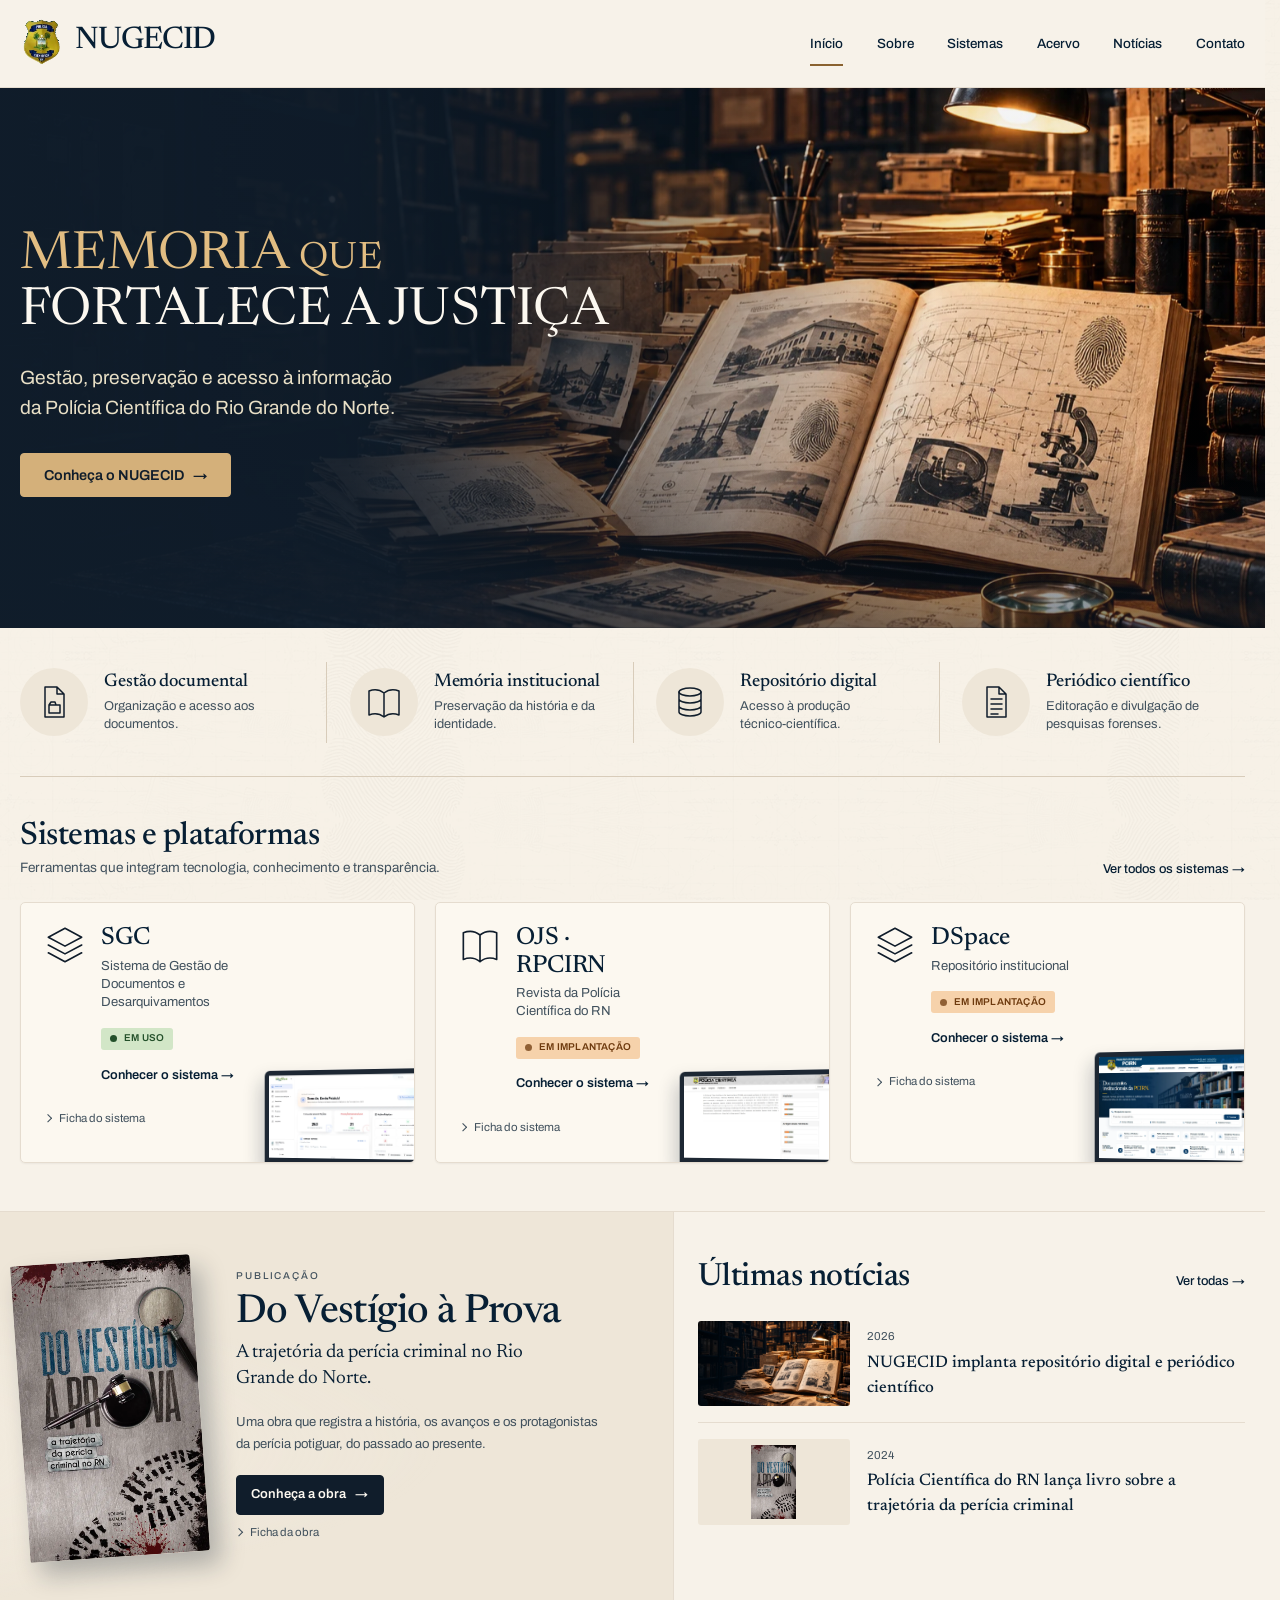
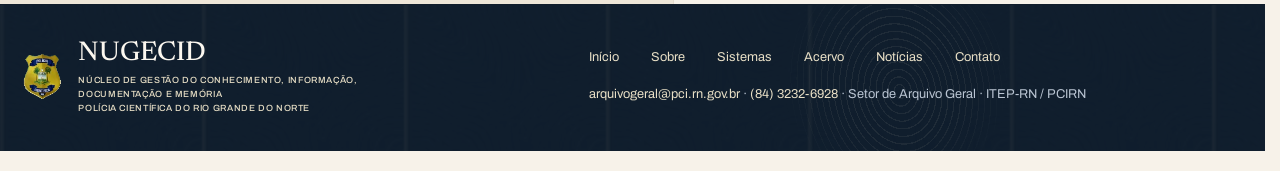
<file: index.html>
<!DOCTYPE html>
<html lang="pt-BR">
<head>
<meta charset="utf-8">
<meta name="viewport" content="width=device-width, initial-scale=1">
<title>NUGECID — Memória, informação e conhecimento da Polícia Científica do RN</title>
<meta name="description" content="Núcleo de Gestão do Conhecimento, Informação, Documentação e Memória da Polícia Científica do RN: gestão documental, memória institucional, repositório digital e periódico científico.">
<meta property="og:title" content="NUGECID — Memória, informação e conhecimento da Polícia Científica do RN">
<meta property="og:description" content="Gestão documental, memória institucional, repositório digital e periódico científico da Polícia Científica do RN.">
<meta property="og:type" content="website">
<meta property="og:url" content="https://kevintestegit.github.io/nugecid-site/">
<meta property="og:locale" content="pt_BR">
<link rel="canonical" href="https://kevintestegit.github.io/nugecid-site/">
<link rel="stylesheet" href="assets/css/site.css">
</head>
<body class="home">
<a class="skip-link" href="#conteudo">Pular para o conteúdo</a>

<header class="site-header">
  <div class="wrap site-header__inner">
    <a class="brand" href="index.html">
      <img class="brand-logo" src="assets/img/brasao-pcirn.webp" width="83" height="110" loading="lazy" alt="Brasão da Polícia Científica do RN">
      <span class="brand-text">
        <span class="brand-name">NUGECID</span>
        <span class="brand-sub">Núcleo de Gestão do Conhecimento, Informação,<br>Documentação e Memória</span><span class="brand-institution">Polícia Científica do Rio Grande do Norte</span>
      </span>
    </a>
    <nav class="desktop-nav" aria-label="Principal">
        <ul>
          <li><a href="index.html" aria-current="page">Início</a></li>
          <li><a href="sobre.html">Sobre</a></li>
          <li><a href="sistemas.html">Sistemas</a></li>
          <li><a href="dspace.html">Acervo</a></li>
          <li><a href="noticias.html">Notícias</a></li>
          <li><a href="sobre.html#contato">Contato</a></li>
        </ul>
      </nav><details class="menu"><summary class="menu__toggle"><span class="menu__bars" aria-hidden="true"></span><span class="menu__label">Menu</span></summary><nav class="menu__lista" aria-label="Principal">
        <ul>
          <li><a href="index.html" aria-current="page">Início</a></li>
          <li><a href="sobre.html">Sobre</a></li>
          <li><a href="sistemas.html">Sistemas</a></li>
          <li><a href="dspace.html">Acervo</a></li>
          <li><a href="noticias.html">Notícias</a></li>
          <li><a href="sobre.html#contato">Contato</a></li>
        </ul>
      </nav></details>
  </div>
</header>

<main id="conteudo">
  <section class="archive-hero" aria-labelledby="home-title">
    <div class="wrap archive-hero__inner">
      <div class="archive-hero__copy">
        <h1 id="home-title"><span class="archive-hero__accent">Memória <small>que</small></span><br>fortalece a justiça</h1>
        <p class="lead">Gestão, preservação e acesso à informação da Polícia Científica do Rio Grande do Norte.</p>
        <div class="actions"><a class="btn btn--gold" href="sobre.html">Conheça o NUGECID <span aria-hidden="true">→</span></a></div>
      </div>
    </div>
  </section>

  <section class="capabilities wrap" aria-labelledby="capabilities-title">
    <h2 id="capabilities-title" class="visually-hidden">O que o Núcleo faz</h2>
    <article class="capability">
      <span class="capability__icon"><svg class="line-icon" viewBox="0 0 36 36" aria-hidden="true" fill="none" stroke="currentColor" stroke-width="1.5" stroke-linejoin="round" stroke-linecap="round"><path pathLength="1" d="M9 3h12l7 7v23H9zM21 3v7h7M13 21h11v8H13zM13 21l2-3h4l1 3"/></svg></span>
      <div><h3>Gestão documental</h3><p>Organização e acesso aos documentos.</p></div>
    </article>
    <article class="capability">
      <span class="capability__icon"><svg class="line-icon" viewBox="0 0 36 36" aria-hidden="true" fill="none" stroke="currentColor" stroke-width="1.5" stroke-linejoin="round" stroke-linecap="round"><path pathLength="1" d="M18 9c-5-4-10-4-15-2v24c5-2 10-2 15 2 5-4 10-4 15-2V7c-5-2-10-2-15 2zM18 9v24"/></svg></span>
      <div><h3>Memória institucional</h3><p>Preservação da história e da identidade.</p></div>
    </article>
    <article class="capability">
      <span class="capability__icon"><svg class="line-icon" viewBox="0 0 36 36" aria-hidden="true" fill="none" stroke="currentColor" stroke-width="1.5" stroke-linejoin="round" stroke-linecap="round"><ellipse pathLength="1" cx="18" cy="8" rx="11" ry="4"/><path pathLength="1" d="M7 8v20c0 2.2 4.9 4 11 4s11-1.8 11-4V8M7 15c0 2.2 4.9 4 11 4s11-1.8 11-4M7 22c0 2.2 4.9 4 11 4s11-1.8 11-4"/></svg></span>
      <div><h3>Repositório digital</h3><p>Acesso à produção técnico-científica.</p></div>
    </article>
    <article class="capability">
      <span class="capability__icon"><svg class="line-icon" viewBox="0 0 36 36" aria-hidden="true" fill="none" stroke="currentColor" stroke-width="1.5" stroke-linejoin="round" stroke-linecap="round"><path pathLength="1" d="M9 3h12l7 7v23H9zM21 3v7h7M13 15h11M13 20h11M13 25h11M13 30h7"/></svg></span>
      <div><h3>Periódico científico</h3><p>Editoração e divulgação de pesquisas forenses.</p></div>
    </article>
  </section>

  <section class="home-systems wrap" id="sistemas" aria-labelledby="systems-title">
    <div class="section-heading"><div><h2 id="systems-title">Sistemas e plataformas</h2><p>Ferramentas que integram tecnologia, conhecimento e transparência.</p></div><a href="sistemas.html">Ver todos os sistemas <span aria-hidden="true">→</span></a></div>
    <div class="system-grid"><article class="system-card system-card--shot">
      <div class="system-card__heading"><svg class="line-icon" viewBox="0 0 36 36" aria-hidden="true" fill="none" stroke="currentColor" stroke-width="1.5" stroke-linejoin="round" stroke-linecap="round"><path d="m18 3 15 8-15 8L3 11zM3 18l15 8 15-8M3 25l15 8 15-8"/></svg><div><h3><a href="sgc.html">SGC</a></h3><p>Sistema de Gestão de Documentos e Desarquivamentos</p></div></div>
      <div class="system-card__bottom"><span class="status status--live">Em uso</span><a class="system-card__link" href="sgc.html">Conhecer o sistema<span class="visually-hidden"> SGC</span> <span aria-hidden="true">→</span></a></div>
      <img class="system-card__shot" src="assets/img/sgc-dashboard.webp" width="1280" height="653" loading="lazy" alt="">
      <details class="system-facts"><summary>Ficha do sistema</summary><dl>
            <dt>Nome</dt><dd>Sistema de Gestão de Documentos e Desarquivamentos</dd>
            <dt>Função</dt><dd>Desarquivamentos, anexos, termos e relatórios</dd>
            <dt>Stack</dt><dd>NestJS · React · PostgreSQL · Redis</dd>
            <dt>Situação</dt><dd>Em uso na PCIRN</dd>
          </dl></details>
    </article><article class="system-card system-card--shot">
      <div class="system-card__heading"><svg class="line-icon" viewBox="0 0 36 36" aria-hidden="true" fill="none" stroke="currentColor" stroke-width="1.5" stroke-linejoin="round" stroke-linecap="round"><path d="M18 9c-5-4-10-4-15-2v24c5-2 10-2 15 2 5-4 10-4 15-2V7c-5-2-10-2-15 2zM18 9v24"/></svg><div><h3><a href="ojs.html">OJS · RPCIRN</a></h3><p>Revista da Polícia Científica do RN</p></div></div>
      <div class="system-card__bottom"><span class="status">Em implantação</span><a class="system-card__link" href="ojs.html">Conhecer o sistema<span class="visually-hidden"> OJS · RPCIRN</span> <span aria-hidden="true">→</span></a></div>
      <img class="system-card__shot" src="assets/img/ojs-home.webp" width="1280" height="647" loading="lazy" alt="">
      <details class="system-facts"><summary>Ficha do sistema</summary><dl>
            <dt>Nome</dt><dd>Revista da Polícia Científica do Rio Grande do Norte</dd>
            <dt>Função</dt><dd>Periódico científico em acesso aberto</dd>
            <dt>Plataforma</dt><dd>Open Journal Systems</dd>
            <dt>Situação</dt><dd>Em implantação</dd>
          </dl></details>
    </article><article class="system-card system-card--shot">
      <div class="system-card__heading"><svg class="line-icon" viewBox="0 0 36 36" aria-hidden="true" fill="none" stroke="currentColor" stroke-width="1.5" stroke-linejoin="round" stroke-linecap="round"><path d="m18 3 15 8-15 8L3 11zM3 18l15 8 15-8M3 25l15 8 15-8"/></svg><div><h3><a href="dspace.html">DSpace</a></h3><p>Repositório institucional</p></div></div>
      <div class="system-card__bottom"><span class="status">Em implantação</span><a class="system-card__link" href="dspace.html">Conhecer o sistema<span class="visually-hidden"> DSpace</span> <span aria-hidden="true">→</span></a></div>
      <img class="system-card__shot" src="assets/img/dspace-home.webp" width="1280" height="800" loading="lazy" alt="">
      <details class="system-facts"><summary>Ficha do sistema</summary><dl>
            <dt>Nome</dt><dd>Repositório Institucional da Polícia Científica do RN</dd>
            <dt>Função</dt><dd>Portarias, publicações e acervo de memória</dd>
            <dt>Plataforma</dt><dd>DSpace</dd>
            <dt>Situação</dt><dd>Em implantação</dd>
          </dl></details>
    </article></div>
  </section>

  <section class="home-bottom">
    <div class="wrap home-bottom__grid">
      <div class="book-feature">
        <a href="noticia-lancamento-livro.html" class="book-feature__cover" tabindex="-1" aria-hidden="true"><img src="assets/img/livro-capa.webp" width="700" height="1154" loading="lazy" alt=""></a>
        <div class="book-feature__copy"><span class="eyebrow">Publicação</span><h2>Do Vestígio à Prova</h2><p class="book-feature__subtitle">A trajetória da perícia criminal no Rio Grande do Norte.</p><p>Uma obra que registra a história, os avanços e os protagonistas da perícia potiguar, do passado ao presente.</p><a class="btn btn--sm" href="noticia-lancamento-livro.html">Conheça a obra <span aria-hidden="true">→</span></a><details class="book-facts"><summary>Ficha da obra</summary><p>Pesquisa conduzida pela Comissão Permanente de Gestão da Memória.</p>
<p>O livro foi publicado em 2024, quando o órgão ainda se chamava Instituto
        Técnico-Científico de Perícia do Rio Grande do Norte (ITEP-RN), renomeado pela
        Lei Complementar nº 795, de 8 de outubro de 2025.</p><p><b>Volume 1</b> · 2024 · ISBN 978-65-01-06618-9</p><a href="https://drive.google.com/file/d/1_Sdru5ukTgvIwmae3blHcrNwCr5tB6G5/view" target="_blank" rel="noopener">Visualizar PDF <span class="visually-hidden">(abre em nova aba)</span></a></details></div>
      </div>
      <div class="home-news">
        <div class="section-heading"><h2>Últimas notícias</h2><a href="noticias.html">Ver todas <span aria-hidden="true">→</span></a></div>
        <ul class="news-mini">
          <!-- CONFIRMAR: data -->
          <li><a class="news-mini__image" href="noticia-sistemas-implantacao.html" tabindex="-1" aria-hidden="true"><img src="assets/img/arquivo-editorial.webp" width="1536" height="1024" alt="" loading="lazy"></a><div><time datetime="2026">2026</time><a href="noticia-sistemas-implantacao.html">NUGECID implanta repositório digital e periódico científico</a></div></li>
          <li><a class="news-mini__image news-mini__image--book" href="noticia-lancamento-livro.html" tabindex="-1" aria-hidden="true"><img src="assets/img/livro-capa.webp" width="700" height="1154" alt="" loading="lazy"></a><div><time datetime="2024">2024</time><a href="noticia-lancamento-livro.html">Polícia Científica do RN lança livro sobre a trajetória da perícia criminal</a></div></li>
        </ul>
      </div>
    </div>
  </section>
</main>

<footer class="site-footer">
  <div class="wrap footer__grid">
    <a class="footer__brand" href="index.html">
      <img src="assets/img/brasao-pcirn.webp" width="83" height="110" loading="lazy" alt="Brasão da Polícia Científica do RN">
      <span>
        <span class="footer__brand-name">NUGECID</span>
        <span class="footer__brand-sub">Núcleo de Gestão do Conhecimento, Informação,<br>Documentação e Memória<br>Polícia Científica do Rio Grande do Norte</span>
      </span>
    </a>
    <nav class="footer__col" aria-label="Rodapé">
      <ul>
          <li><a href="index.html">Início</a></li>
          <li><a href="sobre.html">Sobre</a></li>
          <li><a href="sistemas.html">Sistemas</a></li>
          <li><a href="dspace.html">Acervo</a></li>
          <li><a href="noticias.html">Notícias</a></li>
          <li><a href="sobre.html#contato">Contato</a></li>
      </ul>
      <p><a href="mailto:arquivogeral@pci.rn.gov.br">arquivogeral@pci.rn.gov.br</a> · <a href="tel:+558432326928">(84) 3232-6928</a> · Setor de Arquivo Geral · ITEP-RN / PCIRN</p>
    </nav>
  </div>
</footer>

</body>
</html>
</file>
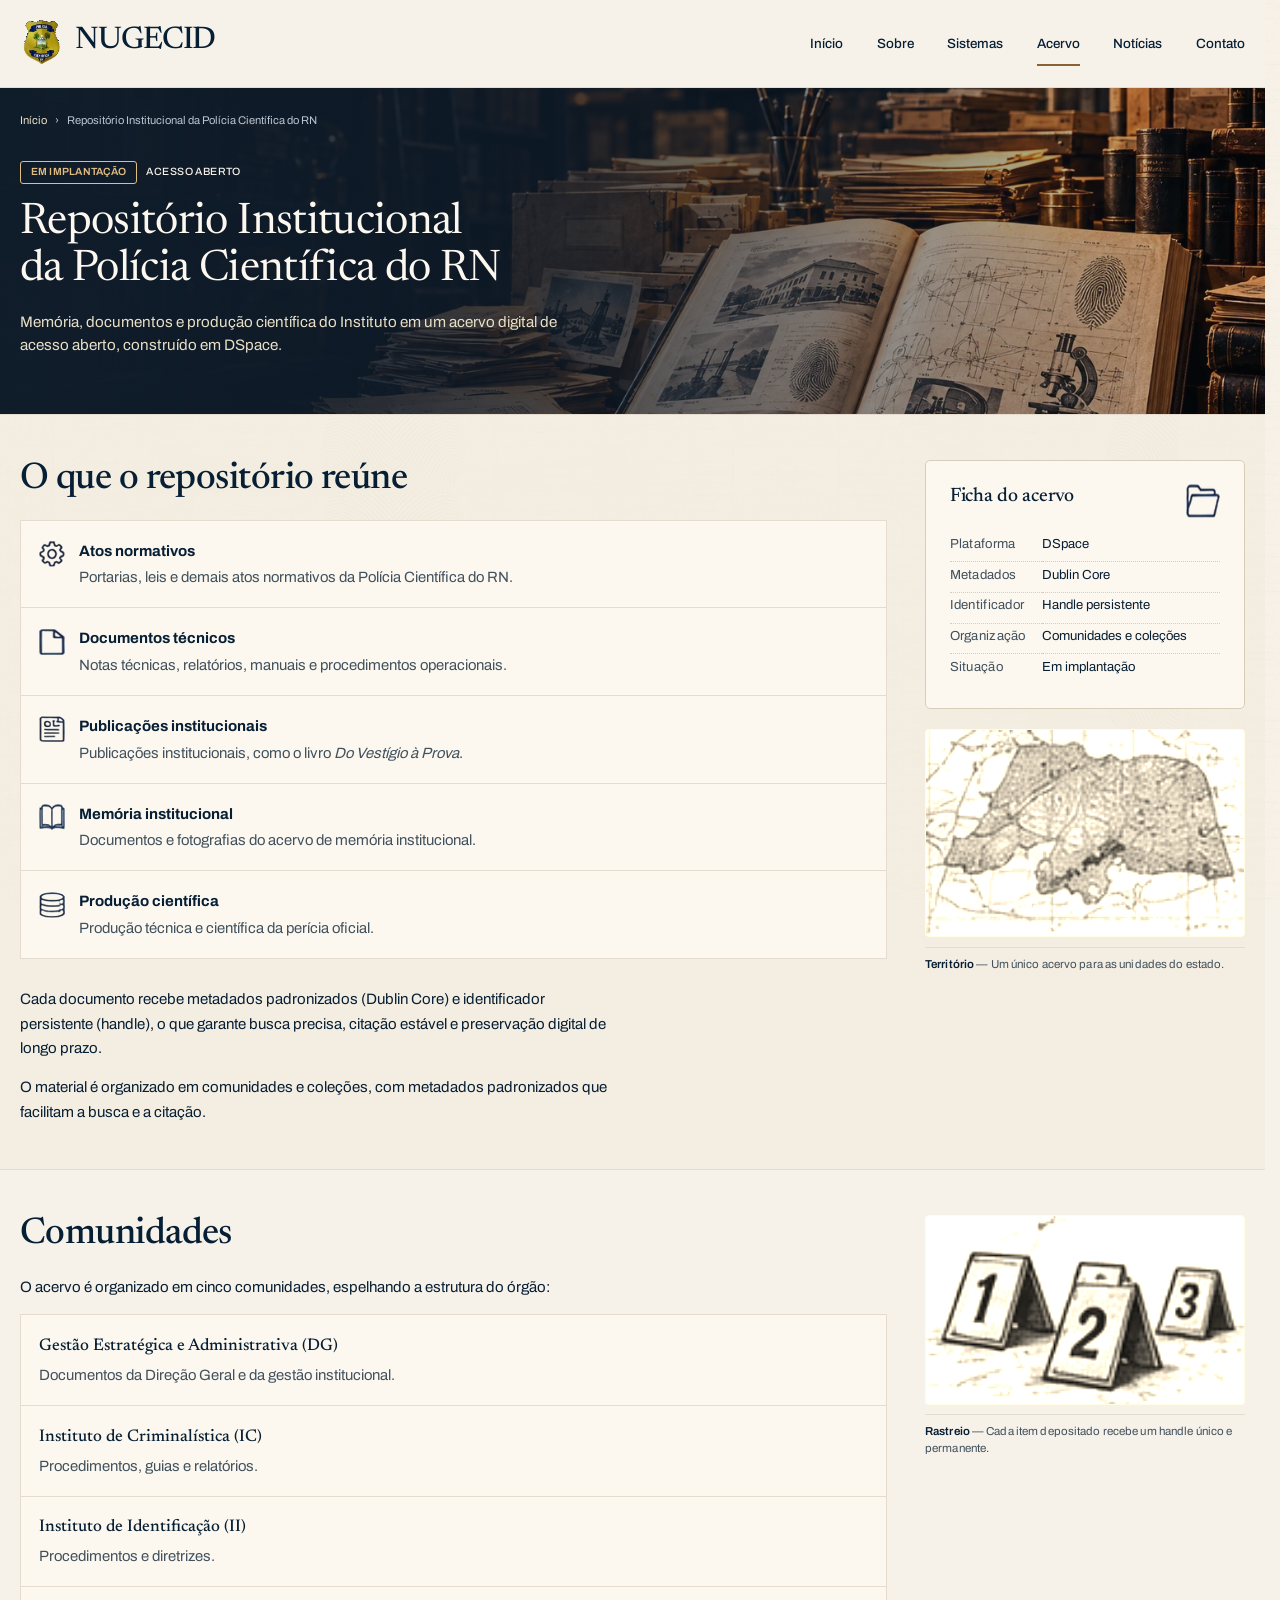
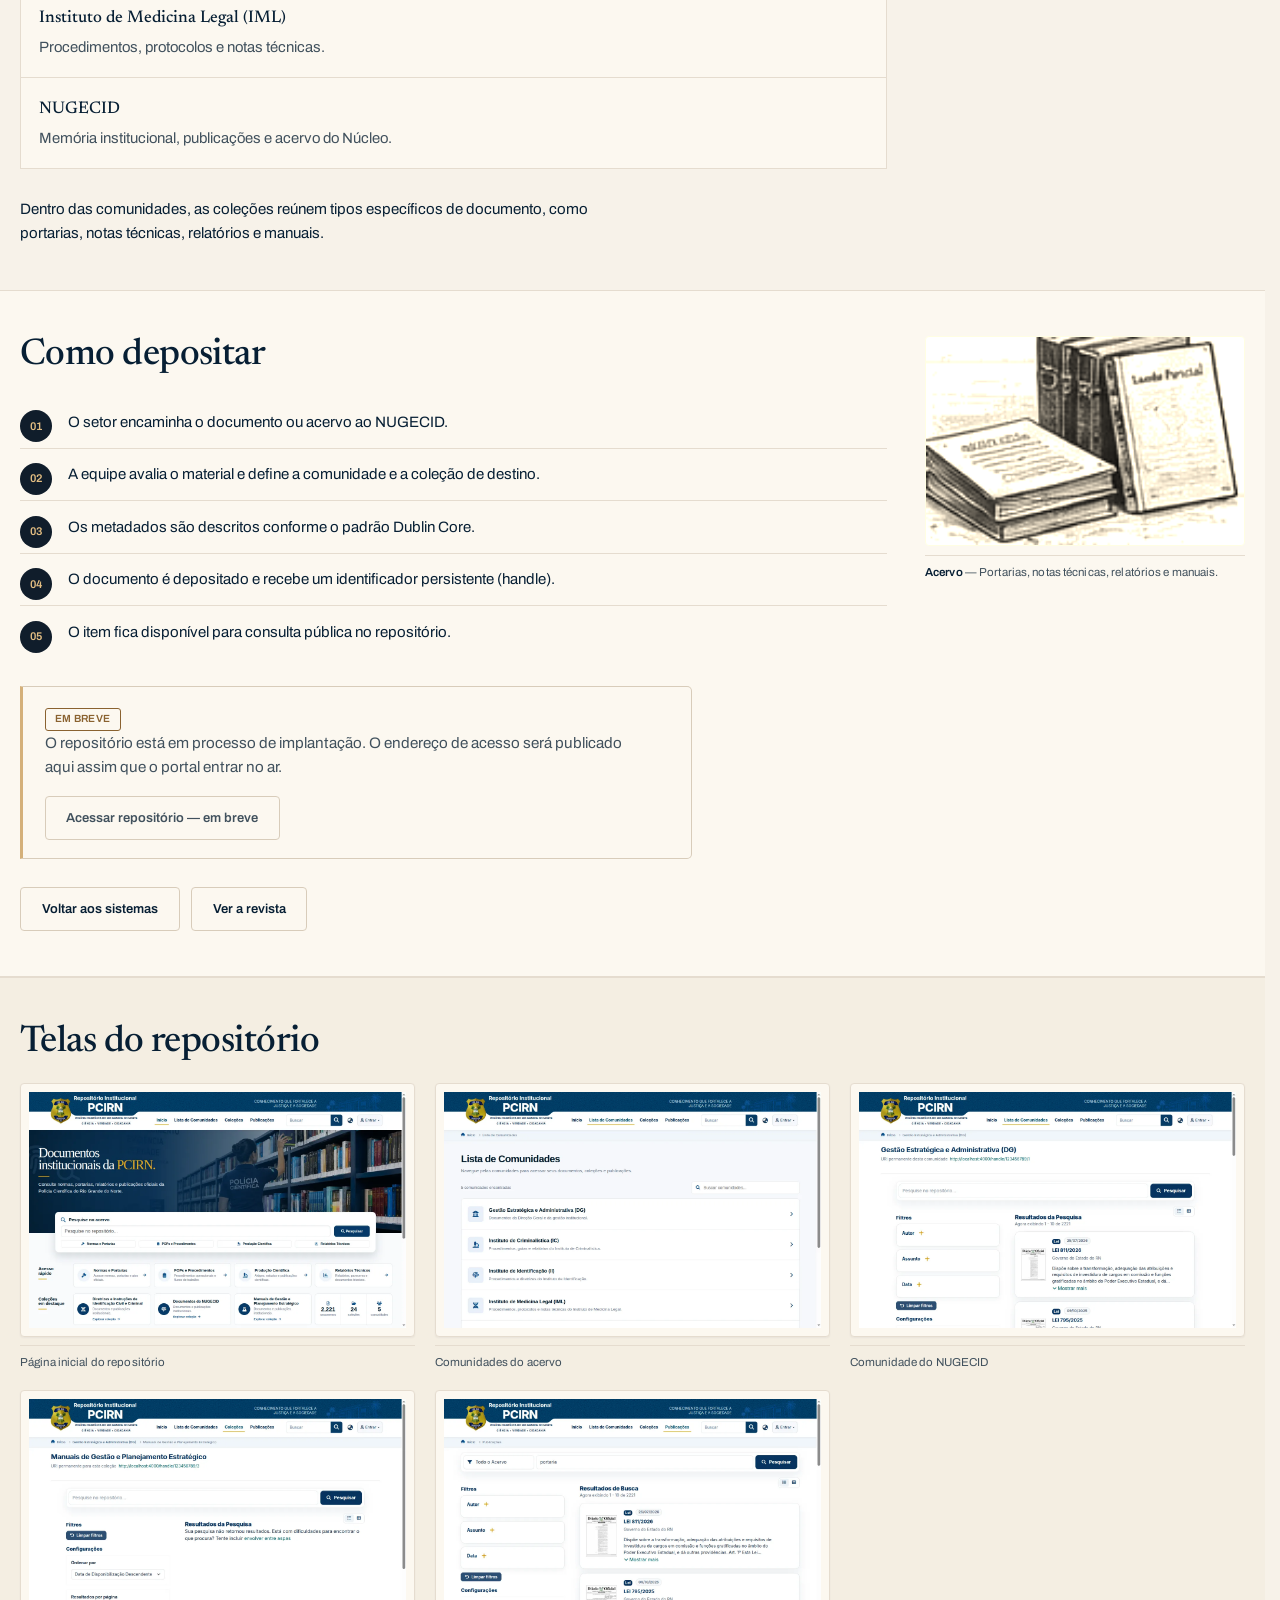
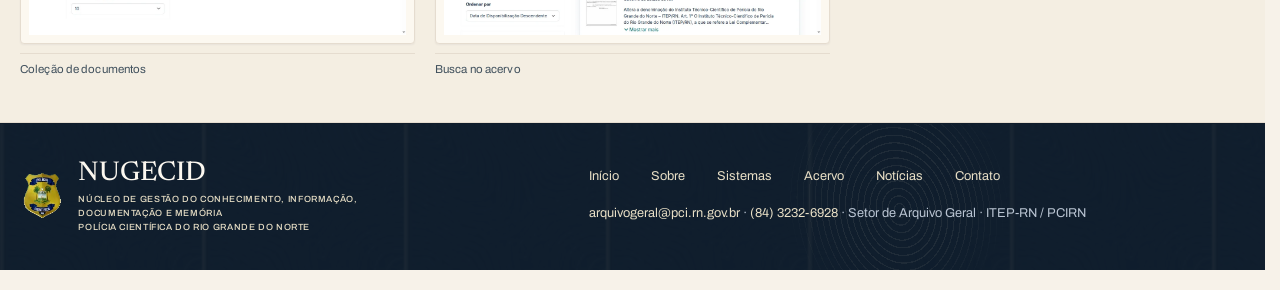
<file: dspace.html>
<!DOCTYPE html>
<html lang="pt-BR">
<head>
<meta charset="utf-8">
<meta name="viewport" content="width=device-width, initial-scale=1">
<title>Repositório Institucional — DSpace | NUGECID</title>
<meta name="description" content="Repositório institucional da Polícia Científica do RN em DSpace: portarias, publicações institucionais, acervo de memória e produção científica, mantido pelo NUGECID.">
<meta property="og:title" content="Repositório Institucional da Polícia Científica do RN — DSpace">
<meta property="og:description" content="Portarias, publicações e acervo de memória da Polícia Científica do RN em acesso aberto.">
<meta property="og:type" content="website">
<meta property="og:url" content="https://kevintestegit.github.io/nugecid-site/dspace.html">
<meta property="og:locale" content="pt_BR">
<link rel="canonical" href="https://kevintestegit.github.io/nugecid-site/dspace.html">
<link rel="stylesheet" href="assets/css/site.css">
</head>
<body class="internal-page">
<a class="skip-link" href="#conteudo">Pular para o conteúdo</a>

<header class="site-header">
  <div class="wrap site-header__inner">
    <a class="brand" href="index.html">
      <img class="brand-logo" src="assets/img/brasao-pcirn.webp" width="83" height="110" loading="lazy" alt="Brasão da Polícia Científica do RN">
      <span class="brand-text">
        <span class="brand-name">NUGECID</span>
        <span class="brand-sub">Núcleo de Gestão do Conhecimento, Informação,<br>Documentação e Memória</span><span class="brand-institution">Polícia Científica do Rio Grande do Norte</span>
      </span>
    </a>
    <nav class="desktop-nav" aria-label="Principal">
        <ul>
          <li><a href="index.html">Início</a></li>
          <li><a href="sobre.html">Sobre</a></li>
          <li><a href="sistemas.html">Sistemas</a></li>
          <li><a href="dspace.html" aria-current="page">Acervo</a></li>
          <li><a href="noticias.html">Notícias</a></li>
          <li><a href="sobre.html#contato">Contato</a></li>
        </ul>
      </nav><details class="menu"><summary class="menu__toggle"><span class="menu__bars" aria-hidden="true"></span><span class="menu__label">Menu</span></summary><nav class="menu__lista" aria-label="Principal">
        <ul>
          <li><a href="index.html">Início</a></li>
          <li><a href="sobre.html">Sobre</a></li>
          <li><a href="sistemas.html">Sistemas</a></li>
          <li><a href="dspace.html" aria-current="page">Acervo</a></li>
          <li><a href="noticias.html">Notícias</a></li>
          <li><a href="sobre.html#contato">Contato</a></li>
        </ul>
      </nav></details>
  </div>
</header>

<main id="conteudo">
  <section class="pagehead">
    <div class="pagehead__banner">
      <img src="assets/img/banner-dspace.webp" width="344" height="178" loading="lazy"
        alt="Gravura de um notebook com página de documento, lupa, impressão digital e estantes de acervo, sobre a planta do Rio Grande do Norte">
    </div>
    <div class="wrap pagehead__body">
      <nav class="breadcrumbs" aria-label="Localização"><a href="index.html">Início</a><span aria-hidden="true">›</span><span>Repositório Institucional da Polícia Científica do RN</span></nav>
      <div class="pagehead__meta">
        <span class="stamp">Em implantação</span>
        <span class="tag">Acesso aberto</span>
      </div>
      <h1>Repositório Institucional da Polícia Científica do RN</h1>
      <p class="lead">Memória, documentos e produção científica do Instituto em um acervo
      digital de acesso aberto, construído em DSpace.</p>
    </div>
  </section>

  <section class="section section--alt">
    <div class="wrap split split--sticky">
      <div>
        <h2>O que o repositório reúne</h2>
        <ul class="keylist">
          <li>
            <img src="assets/img/icones/normas-portarias.webp" width="51" height="50" loading="lazy" alt="">
            <div>
              <b>Atos normativos</b>
              <p>Portarias, leis e demais atos normativos da Polícia Científica do RN.</p>
            </div>
          </li>
          <li>
            <img src="assets/img/icones/politicas.webp" width="38" height="48" loading="lazy" alt="">
            <div>
              <b>Documentos técnicos</b>
              <p>Notas técnicas, relatórios, manuais e procedimentos operacionais.</p>
            </div>
          </li>
          <li>
            <img src="assets/img/icones/periodico-cientifico.webp" width="49" height="56" loading="lazy" alt="">
            <div>
              <b>Publicações institucionais</b>
              <p>Publicações institucionais, como o livro <em>Do Vestígio à Prova</em>.</p>
            </div>
          </li>
          <li>
            <img src="assets/img/icones/memoria-institucional.webp" width="59" height="46" loading="lazy" alt="">
            <div>
              <b>Memória institucional</b>
              <p>Documentos e fotografias do acervo de memória institucional.</p>
            </div>
          </li>
          <li>
            <img src="assets/img/icones/repositorio-digital.webp" width="48" height="56" loading="lazy" alt="">
            <div>
              <b>Produção científica</b>
              <p>Produção técnica e científica da perícia oficial.</p>
            </div>
          </li>
        </ul>
        <div class="prose mt-l">
          <p>Cada documento recebe metadados padronizados (Dublin Core) e identificador persistente
          (handle), o que garante busca precisa, citação estável e preservação digital de longo
          prazo.</p>
          <p>O material é organizado em comunidades e coleções, com metadados padronizados que
          facilitam a busca e a citação.</p>
        </div>
      </div>
      <aside class="split__aside">
        <article class="ficha">
          <div class="ficha__topo">
            <h3>Ficha do acervo</h3>
            <img class="ficha__icone" src="assets/img/icones/colecoes.webp" width="58" height="46" loading="lazy" alt="">
          </div>
          <dl>
            <dt>Plataforma</dt><dd>DSpace</dd>
            <dt>Metadados</dt><dd>Dublin Core</dd>
            <dt>Identificador</dt><dd>Handle persistente</dd>
            <dt>Organização</dt><dd>Comunidades e coleções</dd>
            <dt>Situação</dt><dd>Em implantação</dd>
          </dl>
        </article>
        <figure class="plate">
          <img src="assets/img/ilustracao-mapa.webp" width="145" height="94" loading="lazy"
            alt="Gravura da planta do estado do Rio Grande do Norte">
          <figcaption><b>Território</b> — Um único acervo para as unidades do estado.</figcaption>
        </figure>
      </aside>
    </div>
  </section>

  <section class="section">
    <div class="wrap split">
      <div>
        <h2>Comunidades</h2>
        <p>O acervo é organizado em cinco comunidades, espelhando a estrutura do órgão:</p>
        <ul class="keylist keylist--simples">
          <li><div><b>Gestão Estratégica e Administrativa (DG)</b>
            <p>Documentos da Direção Geral e da gestão institucional.</p></div></li>
          <li><div><b>Instituto de Criminalística (IC)</b>
            <p>Procedimentos, guias e relatórios.</p></div></li>
          <li><div><b>Instituto de Identificação (II)</b>
            <p>Procedimentos e diretrizes.</p></div></li>
          <li><div><b>Instituto de Medicina Legal (IML)</b>
            <p>Procedimentos, protocolos e notas técnicas.</p></div></li>
          <li><div><b>NUGECID</b>
            <p>Memória institucional, publicações e acervo do Núcleo.</p></div></li>
        </ul>
        <p class="mt-l">Dentro das comunidades, as coleções reúnem tipos específicos de
        documento, como portarias, notas técnicas, relatórios e manuais.</p>
      </div>
      <aside class="split__aside">
        <figure class="plate">
          <img src="assets/img/ilustracao-evidencias.webp" width="125" height="74" loading="lazy"
            alt="Gravura de placas de prova numeradas 1, 2 e 3 sobre o solo">
          <figcaption><b>Rastreio</b> — Cada item depositado recebe um handle único e permanente.</figcaption>
        </figure>
      </aside>
    </div>
  </section>

  <section class="section section--paper">
    <div class="wrap split">
      <div>
        <h2>Como depositar</h2>
        <ol class="steps">
          <li>O setor encaminha o documento ou acervo ao NUGECID.</li>
          <li>A equipe avalia o material e define a comunidade e a coleção de destino.</li>
          <li>Os metadados são descritos conforme o padrão Dublin Core.</li>
          <li>O documento é depositado e recebe um identificador persistente (handle).</li>
          <li>O item fica disponível para consulta pública no repositório.</li>
        </ol>
        <!-- SLOT DE URL: quando o repositorio estiver publicado, trocar o botao abaixo por
             <a class="btn" href="https://URL-DO-REPOSITORIO">Acessar repositório</a> -->
        <div class="notice">
          <p><span class="stamp stamp--plain">Em breve</span></p>
          <p>O repositório está em processo de implantação. O endereço de acesso será publicado
          aqui assim que o portal entrar no ar.</p>
          <p class="actions"><span class="btn" aria-disabled="true">Acessar repositório — em breve</span></p>
        </div>
        <div class="actions">
          <a class="btn btn--ghost" href="index.html#sistemas">Voltar aos sistemas</a>
          <a class="btn btn--ghost" href="ojs.html">Ver a revista</a>
        </div>
      </div>
      <aside class="split__aside">
        <figure class="plate">
          <img src="assets/img/ilustracao-documentos.webp" width="147" height="96" loading="lazy"
            alt="Gravura de uma pilha de livros e documentos empilhados">
          <figcaption><b>Acervo</b> — Portarias, notas técnicas, relatórios e manuais.</figcaption>
        </figure>
      </aside>
    </div>
  </section>

  <section class="section section--alt">
    <div class="wrap">
      <h2>Telas do repositório</h2>
      <div class="grid-3">
        <figure class="print">
          <img src="assets/img/dspace-home.webp" width="1280" height="800" loading="lazy"
            alt="Página inicial do Repositório Institucional com busca e últimas publicações">
          <figcaption>Página inicial do repositório</figcaption>
        </figure>
        <figure class="print">
          <img src="assets/img/dspace-comunidades.webp" width="1280" height="800" loading="lazy"
            alt="Lista das cinco comunidades do repositório institucional">
          <figcaption>Comunidades do acervo</figcaption>
        </figure>
        <figure class="print">
          <img src="assets/img/dspace-comunidade-nugecid.webp" width="1280" height="800" loading="lazy"
            alt="Página da comunidade do NUGECID no repositório">
          <figcaption>Comunidade do NUGECID</figcaption>
        </figure>
        <figure class="print">
          <img src="assets/img/dspace-colecao.webp" width="1280" height="800" loading="lazy"
            alt="Página de uma coleção do repositório, com a lista de documentos">
          <figcaption>Coleção de documentos</figcaption>
        </figure>
        <figure class="print">
          <img src="assets/img/dspace-busca.webp" width="1280" height="800" loading="lazy"
            alt="Resultados de busca no repositório institucional">
          <figcaption>Busca no acervo</figcaption>
        </figure>
      </div>
    </div>
  </section>

</main>

<footer class="site-footer">
  <div class="wrap footer__grid">
    <a class="footer__brand" href="index.html">
      <img src="assets/img/brasao-pcirn.webp" width="83" height="110" loading="lazy" alt="Brasão da Polícia Científica do RN">
      <span>
        <span class="footer__brand-name">NUGECID</span>
        <span class="footer__brand-sub">Núcleo de Gestão do Conhecimento, Informação,<br>Documentação e Memória<br>Polícia Científica do Rio Grande do Norte</span>
      </span>
    </a>
    <nav class="footer__col" aria-label="Rodapé">
      <ul>
          <li><a href="index.html">Início</a></li>
          <li><a href="sobre.html">Sobre</a></li>
          <li><a href="sistemas.html">Sistemas</a></li>
          <li><a href="dspace.html">Acervo</a></li>
          <li><a href="noticias.html">Notícias</a></li>
          <li><a href="sobre.html#contato">Contato</a></li>
      </ul>
      <p><a href="mailto:arquivogeral@pci.rn.gov.br">arquivogeral@pci.rn.gov.br</a> · <a href="tel:+558432326928">(84) 3232-6928</a> · Setor de Arquivo Geral · ITEP-RN / PCIRN</p>
    </nav>
  </div>
</footer>

</body>
</html>
</file>
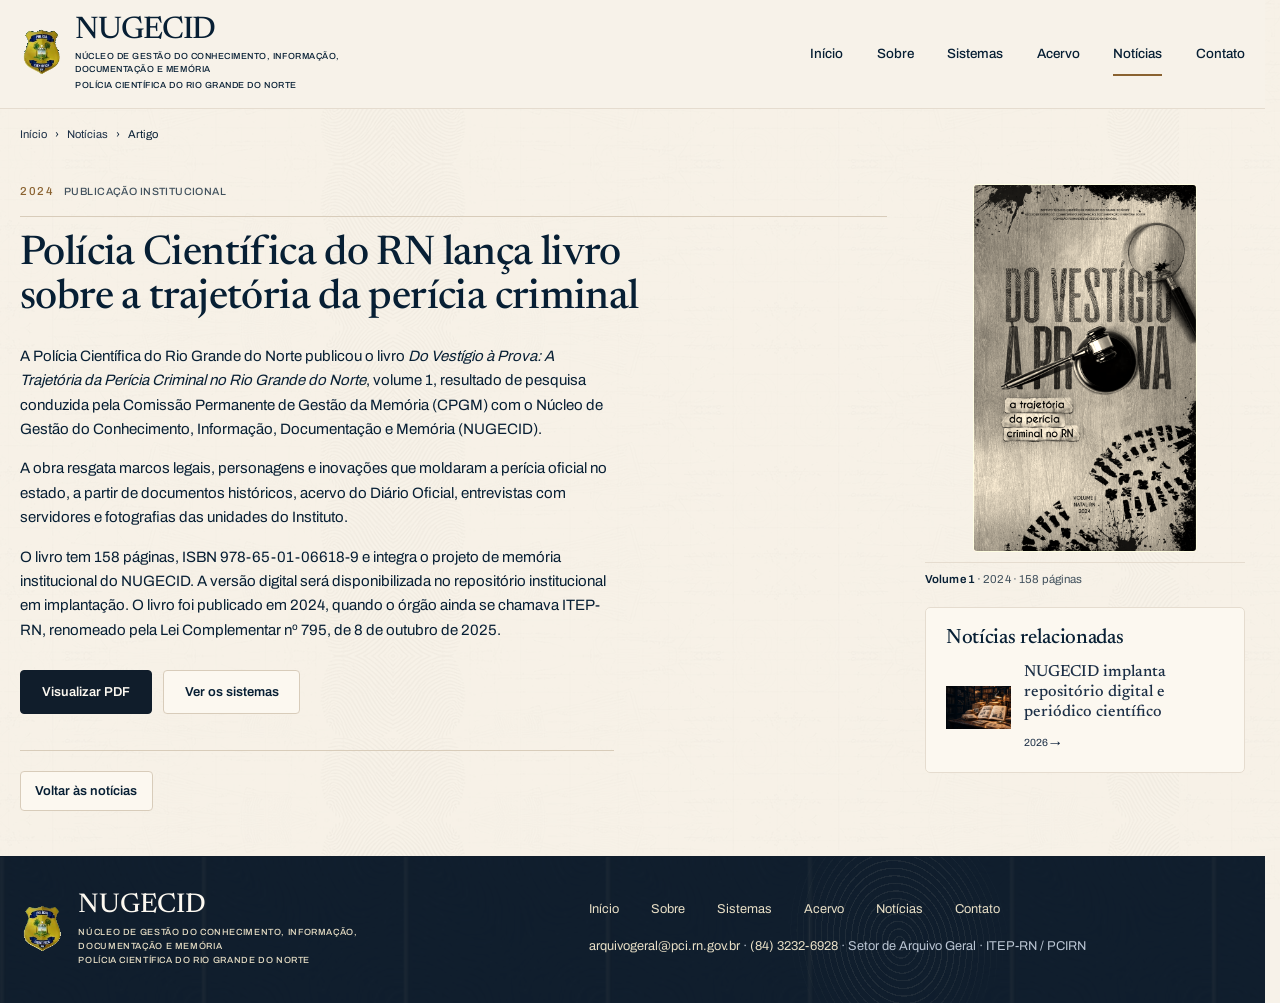
<file: noticia-lancamento-livro.html>
<!DOCTYPE html>
<html lang="pt-BR">
<head>
<meta charset="utf-8">
<meta name="viewport" content="width=device-width, initial-scale=1">
<title>Polícia Científica do RN lança livro sobre a trajetória da perícia criminal | NUGECID</title>
<meta name="description" content="O livro Do Vestígio à Prova: A Trajetória da Perícia Criminal no Rio Grande do Norte reúne pesquisa da Comissão Permanente de Gestão da Memória (à época, ITEP-RN).">
<meta property="og:title" content="Polícia Científica do RN lança livro sobre a trajetória da perícia criminal">
<meta property="og:description" content="Pesquisa da CPGM resgata a memória institucional da Polícia Científica do RN.">
<meta property="og:type" content="article">
<meta property="og:url" content="https://kevintestegit.github.io/nugecid-site/noticia-lancamento-livro.html">
<meta property="og:locale" content="pt_BR">
<link rel="canonical" href="https://kevintestegit.github.io/nugecid-site/noticia-lancamento-livro.html">
<link rel="stylesheet" href="assets/css/site.css">
</head>
<body class="article-page">
<a class="skip-link" href="#conteudo">Pular para o conteúdo</a>

<header class="site-header">
  <div class="wrap site-header__inner">
    <a class="brand" href="index.html">
      <img class="brand-logo" src="assets/img/brasao-pcirn.webp" width="83" height="110" loading="lazy" alt="Brasão da Polícia Científica do RN">
      <span class="brand-text">
        <span class="brand-name">NUGECID</span>
        <span class="brand-sub">Núcleo de Gestão do Conhecimento, Informação,<br>Documentação e Memória</span><span class="brand-institution">Polícia Científica do Rio Grande do Norte</span>
      </span>
    </a>
    <nav class="desktop-nav" aria-label="Principal">
        <ul>
          <li><a href="index.html">Início</a></li>
          <li><a href="sobre.html">Sobre</a></li>
          <li><a href="sistemas.html">Sistemas</a></li>
          <li><a href="dspace.html">Acervo</a></li>
          <li><a href="noticias.html" aria-current="true">Notícias</a></li>
          <li><a href="sobre.html#contato">Contato</a></li>
        </ul>
      </nav><details class="menu"><summary class="menu__toggle"><span class="menu__bars" aria-hidden="true"></span><span class="menu__label">Menu</span></summary><nav class="menu__lista" aria-label="Principal">
        <ul>
          <li><a href="index.html">Início</a></li>
          <li><a href="sobre.html">Sobre</a></li>
          <li><a href="sistemas.html">Sistemas</a></li>
          <li><a href="dspace.html">Acervo</a></li>
          <li><a href="noticias.html" aria-current="true">Notícias</a></li>
          <li><a href="sobre.html#contato">Contato</a></li>
        </ul>
      </nav></details>
  </div>
</header>

<main id="conteudo">
<nav class="breadcrumbs wrap" aria-label="Localização"><a href="index.html">Início</a><span aria-hidden="true">›</span><a href="noticias.html">Notícias</a><span aria-hidden="true">›</span><span>Artigo</span></nav>

  <article class="section">
    <div class="wrap split split--sticky">
      <div class="prose">
        <div class="article__meta">
          <!-- CONFIRMAR: data exata de lancamento -->
          <time datetime="2024">2024</time>
          <span class="tag">Publicação institucional</span>
        </div>
        <h1>Polícia Científica do RN lança livro sobre a trajetória da perícia criminal</h1>
        <p>A Polícia Científica do Rio Grande do Norte publicou o livro
        <em>Do Vestígio à Prova: A Trajetória da Perícia Criminal no Rio Grande do Norte</em>,
        volume 1, resultado de pesquisa conduzida pela Comissão Permanente de Gestão da Memória
        (CPGM) com o Núcleo de Gestão do Conhecimento, Informação, Documentação e Memória
        (NUGECID).</p>
        <p>A obra resgata marcos legais, personagens e inovações que moldaram a perícia oficial
        no estado, a partir de documentos históricos, acervo do Diário Oficial, entrevistas com
        servidores e fotografias das unidades do Instituto.</p>
        <p>O livro tem 158 páginas, ISBN 978-65-01-06618-9 e integra o projeto de memória
        institucional do NUGECID. A versão digital será disponibilizada no repositório
        institucional em implantação. O livro foi publicado em 2024, quando o órgão ainda se chamava ITEP-RN, renomeado
        pela Lei Complementar nº 795, de 8 de outubro de 2025.</p>
        <div class="actions">
          <a class="btn" href="https://drive.google.com/file/d/1_Sdru5ukTgvIwmae3blHcrNwCr5tB6G5/view"
            target="_blank" rel="noopener">Visualizar PDF
            <span class="visually-hidden">(abre em nova aba)</span></a>
          <a class="btn btn--ghost" href="index.html#sistemas">Ver os sistemas</a>
        </div>
        <p class="article__back"><a class="btn btn--ghost btn--sm" href="noticias.html">Voltar às notícias</a></p>
      </div>
      <aside class="split__aside">
        <figure class="plate plate--retrato">
          <img src="assets/img/livro-capa.webp" width="700" height="1154" loading="lazy"
            alt="Capa do livro Do Vestígio à Prova: A Trajetória da Perícia Criminal no Rio Grande do Norte">
          <figcaption><b>Volume 1</b> · 2024 · 158 páginas</figcaption>
        </figure>
      <div class="related-news"><h2>Notícias relacionadas</h2><a href="noticia-sistemas-implantacao.html"><img src="assets/img/arquivo-editorial.webp" width="120" height="120" alt="" loading="lazy"><span>NUGECID implanta repositório digital e periódico científico<small>2026 →</small></span></a></div></aside>
    </div>
  </article>

</main>

<footer class="site-footer">
  <div class="wrap footer__grid">
    <a class="footer__brand" href="index.html">
      <img src="assets/img/brasao-pcirn.webp" width="83" height="110" loading="lazy" alt="Brasão da Polícia Científica do RN">
      <span>
        <span class="footer__brand-name">NUGECID</span>
        <span class="footer__brand-sub">Núcleo de Gestão do Conhecimento, Informação,<br>Documentação e Memória<br>Polícia Científica do Rio Grande do Norte</span>
      </span>
    </a>
    <nav class="footer__col" aria-label="Rodapé">
      <ul>
          <li><a href="index.html">Início</a></li>
          <li><a href="sobre.html">Sobre</a></li>
          <li><a href="sistemas.html">Sistemas</a></li>
          <li><a href="dspace.html">Acervo</a></li>
          <li><a href="noticias.html">Notícias</a></li>
          <li><a href="sobre.html#contato">Contato</a></li>
      </ul>
      <p><a href="mailto:arquivogeral@pci.rn.gov.br">arquivogeral@pci.rn.gov.br</a> · <a href="tel:+558432326928">(84) 3232-6928</a> · Setor de Arquivo Geral · ITEP-RN / PCIRN</p>
    </nav>
  </div>
</footer>

</body>
</html>
</file>
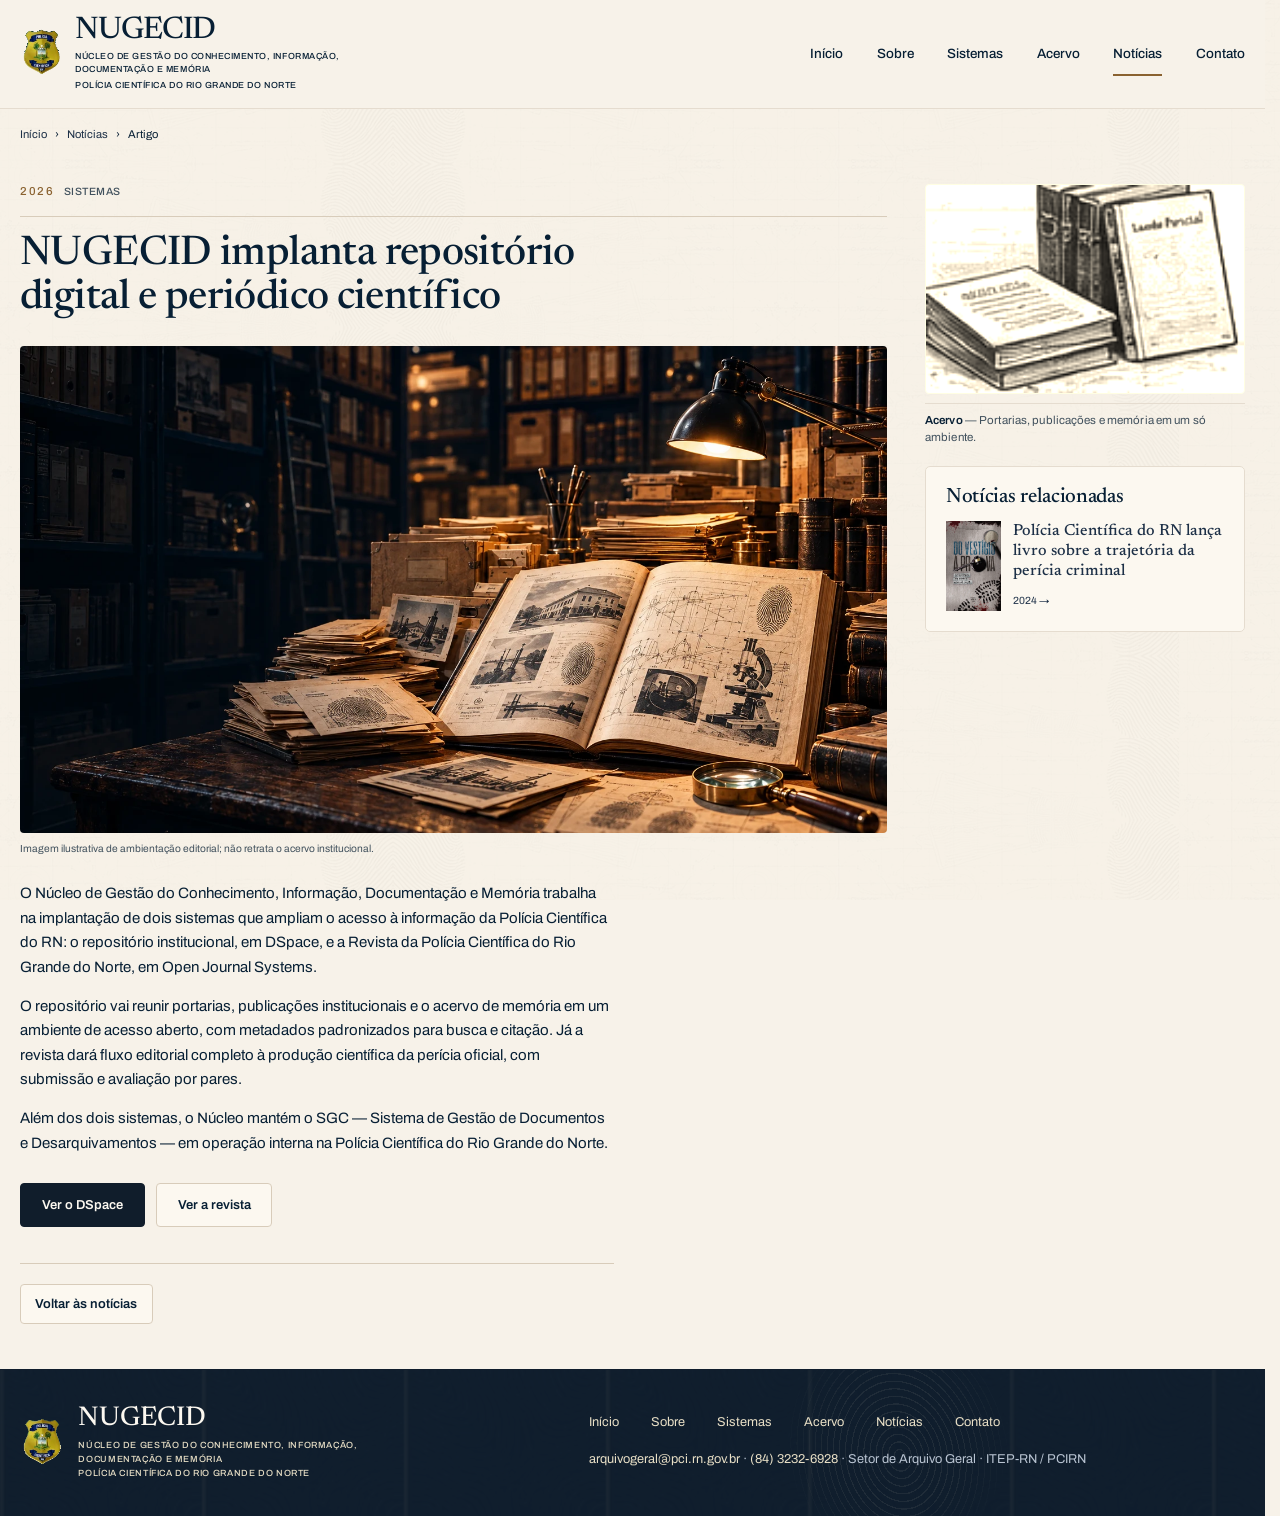
<file: noticia-sistemas-implantacao.html>
<!DOCTYPE html>
<html lang="pt-BR">
<head>
<meta charset="utf-8">
<meta name="viewport" content="width=device-width, initial-scale=1">
<title>NUGECID implanta repositório digital e periódico científico | NUGECID</title>
<meta name="description" content="O NUGECID avança na implantação do repositório institucional em DSpace e da Revista da Polícia Científica do RN em Open Journal Systems.">
<meta property="og:title" content="NUGECID implanta repositório digital e periódico científico">
<meta property="og:description" content="Repositório em DSpace e revista em OJS ampliam o acesso à informação da Polícia Científica do RN.">
<meta property="og:type" content="article">
<meta property="og:url" content="https://kevintestegit.github.io/nugecid-site/noticia-sistemas-implantacao.html">
<meta property="og:locale" content="pt_BR">
<link rel="canonical" href="https://kevintestegit.github.io/nugecid-site/noticia-sistemas-implantacao.html">
<link rel="stylesheet" href="assets/css/site.css">
</head>
<body class="article-page">
<a class="skip-link" href="#conteudo">Pular para o conteúdo</a>

<header class="site-header">
  <div class="wrap site-header__inner">
    <a class="brand" href="index.html">
      <img class="brand-logo" src="assets/img/brasao-pcirn.webp" width="83" height="110" loading="lazy" alt="Brasão da Polícia Científica do RN">
      <span class="brand-text">
        <span class="brand-name">NUGECID</span>
        <span class="brand-sub">Núcleo de Gestão do Conhecimento, Informação,<br>Documentação e Memória</span><span class="brand-institution">Polícia Científica do Rio Grande do Norte</span>
      </span>
    </a>
    <nav class="desktop-nav" aria-label="Principal">
        <ul>
          <li><a href="index.html">Início</a></li>
          <li><a href="sobre.html">Sobre</a></li>
          <li><a href="sistemas.html">Sistemas</a></li>
          <li><a href="dspace.html">Acervo</a></li>
          <li><a href="noticias.html" aria-current="true">Notícias</a></li>
          <li><a href="sobre.html#contato">Contato</a></li>
        </ul>
      </nav><details class="menu"><summary class="menu__toggle"><span class="menu__bars" aria-hidden="true"></span><span class="menu__label">Menu</span></summary><nav class="menu__lista" aria-label="Principal">
        <ul>
          <li><a href="index.html">Início</a></li>
          <li><a href="sobre.html">Sobre</a></li>
          <li><a href="sistemas.html">Sistemas</a></li>
          <li><a href="dspace.html">Acervo</a></li>
          <li><a href="noticias.html" aria-current="true">Notícias</a></li>
          <li><a href="sobre.html#contato">Contato</a></li>
        </ul>
      </nav></details>
  </div>
</header>

<main id="conteudo">
<nav class="breadcrumbs wrap" aria-label="Localização"><a href="index.html">Início</a><span aria-hidden="true">›</span><a href="noticias.html">Notícias</a><span aria-hidden="true">›</span><span>Artigo</span></nav>

  <article class="section">
    <div class="wrap split split--sticky">
      <div class="prose">
        <div class="article__meta">
          <!-- CONFIRMAR: data -->
          <time datetime="2026">2026</time>
          <span class="tag">Sistemas</span>
        </div>
        <h1>NUGECID implanta repositório digital e periódico científico</h1><figure class="article-scene"><img src="assets/img/arquivo-editorial.webp" width="1536" height="1024" alt="Ilustração de ambientação: livros, registros e documentos em uma mesa de arquivo" loading="lazy"><figcaption>Imagem ilustrativa de ambientação editorial; não retrata o acervo institucional.</figcaption></figure>
        <p>O Núcleo de Gestão do Conhecimento, Informação, Documentação e Memória trabalha na
        implantação de dois sistemas que ampliam o acesso à informação da Polícia Científica
        do RN: o repositório
        institucional, em DSpace, e a Revista da Polícia Científica do Rio Grande do Norte, em
        Open Journal Systems.</p>
        <p>O repositório vai reunir portarias, publicações institucionais e o acervo de memória
        em um ambiente de acesso aberto, com metadados padronizados para busca e citação. Já a
        revista dará fluxo editorial completo à produção científica da perícia oficial, com
        submissão e avaliação por pares.</p>
        <p>Além dos dois sistemas, o Núcleo mantém o SGC — Sistema de Gestão de Documentos e
        Desarquivamentos — em operação interna na Polícia Científica do Rio Grande do Norte.</p>
        <div class="actions">
          <a class="btn" href="dspace.html">Ver o DSpace</a>
          <a class="btn btn--ghost" href="ojs.html">Ver a revista</a>
        </div>
        <p class="article__back"><a class="btn btn--ghost btn--sm" href="noticias.html">Voltar às notícias</a></p>
      </div>
      <aside class="split__aside">
        <figure class="plate">
          <img src="assets/img/ilustracao-documentos.webp" width="147" height="96" loading="lazy"
            alt="Gravura de uma pilha de livros e documentos empilhados">
          <figcaption><b>Acervo</b> — Portarias, publicações e memória em um só ambiente.</figcaption>
        </figure>
      <div class="related-news"><h2>Notícias relacionadas</h2><a href="noticia-lancamento-livro.html"><img src="assets/img/livro-capa.webp" width="120" height="120" alt="" loading="lazy"><span>Polícia Científica do RN lança livro sobre a trajetória da perícia criminal<small>2024 →</small></span></a></div></aside>
    </div>
  </article>

</main>

<footer class="site-footer">
  <div class="wrap footer__grid">
    <a class="footer__brand" href="index.html">
      <img src="assets/img/brasao-pcirn.webp" width="83" height="110" loading="lazy" alt="Brasão da Polícia Científica do RN">
      <span>
        <span class="footer__brand-name">NUGECID</span>
        <span class="footer__brand-sub">Núcleo de Gestão do Conhecimento, Informação,<br>Documentação e Memória<br>Polícia Científica do Rio Grande do Norte</span>
      </span>
    </a>
    <nav class="footer__col" aria-label="Rodapé">
      <ul>
          <li><a href="index.html">Início</a></li>
          <li><a href="sobre.html">Sobre</a></li>
          <li><a href="sistemas.html">Sistemas</a></li>
          <li><a href="dspace.html">Acervo</a></li>
          <li><a href="noticias.html">Notícias</a></li>
          <li><a href="sobre.html#contato">Contato</a></li>
      </ul>
      <p><a href="mailto:arquivogeral@pci.rn.gov.br">arquivogeral@pci.rn.gov.br</a> · <a href="tel:+558432326928">(84) 3232-6928</a> · Setor de Arquivo Geral · ITEP-RN / PCIRN</p>
    </nav>
  </div>
</footer>

</body>
</html>
</file>
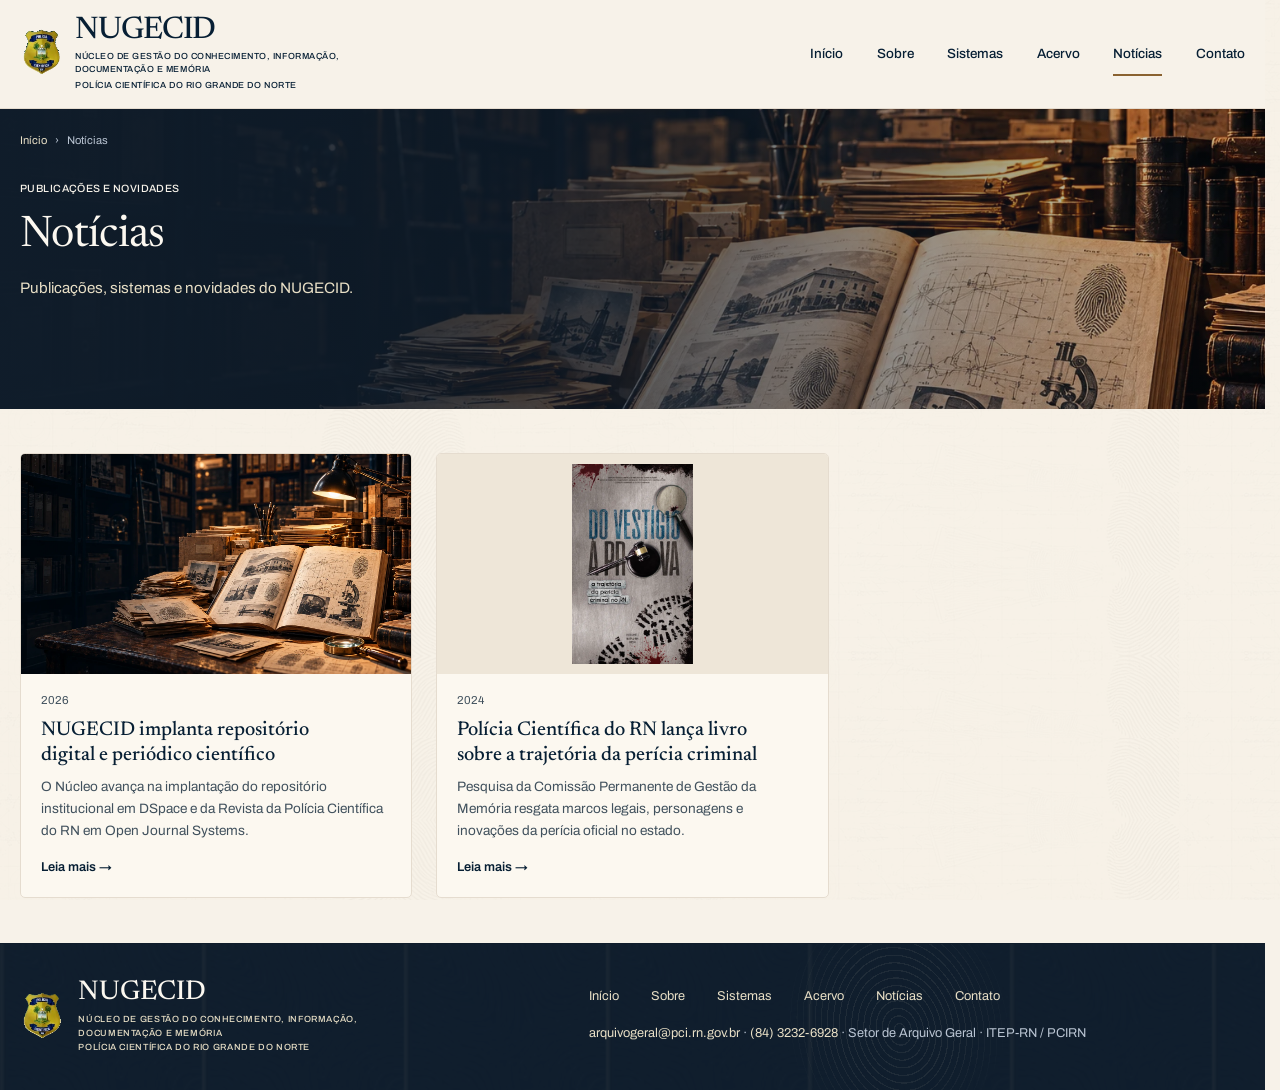
<file: noticias.html>
<!DOCTYPE html>
<html lang="pt-BR">
<head>
<meta charset="utf-8">
<meta name="viewport" content="width=device-width, initial-scale=1">
<title>Notícias | NUGECID — Polícia Científica do RN</title>
<meta name="description" content="Notícias do Núcleo de Gestão do Conhecimento, Informação, Documentação e Memória da Polícia Científica do RN.">
<meta property="og:title" content="Notícias | NUGECID — Polícia Científica do RN">
<meta property="og:description" content="Publicações e novidades do NUGECID.">
<meta property="og:type" content="website">
<meta property="og:url" content="https://kevintestegit.github.io/nugecid-site/noticias.html">
<meta property="og:locale" content="pt_BR">
<link rel="canonical" href="https://kevintestegit.github.io/nugecid-site/noticias.html">
<link rel="stylesheet" href="assets/css/site.css">
</head>
<body class="internal-page">
<a class="skip-link" href="#conteudo">Pular para o conteúdo</a>

<header class="site-header">
  <div class="wrap site-header__inner">
    <a class="brand" href="index.html">
      <img class="brand-logo" src="assets/img/brasao-pcirn.webp" width="83" height="110" loading="lazy" alt="Brasão da Polícia Científica do RN">
      <span class="brand-text">
        <span class="brand-name">NUGECID</span>
        <span class="brand-sub">Núcleo de Gestão do Conhecimento, Informação,<br>Documentação e Memória</span><span class="brand-institution">Polícia Científica do Rio Grande do Norte</span>
      </span>
    </a>
    <nav class="desktop-nav" aria-label="Principal">
        <ul>
          <li><a href="index.html">Início</a></li>
          <li><a href="sobre.html">Sobre</a></li>
          <li><a href="sistemas.html">Sistemas</a></li>
          <li><a href="dspace.html">Acervo</a></li>
          <li><a href="noticias.html" aria-current="page">Notícias</a></li>
          <li><a href="sobre.html#contato">Contato</a></li>
        </ul>
      </nav><details class="menu"><summary class="menu__toggle"><span class="menu__bars" aria-hidden="true"></span><span class="menu__label">Menu</span></summary><nav class="menu__lista" aria-label="Principal">
        <ul>
          <li><a href="index.html">Início</a></li>
          <li><a href="sobre.html">Sobre</a></li>
          <li><a href="sistemas.html">Sistemas</a></li>
          <li><a href="dspace.html">Acervo</a></li>
          <li><a href="noticias.html" aria-current="page">Notícias</a></li>
          <li><a href="sobre.html#contato">Contato</a></li>
        </ul>
      </nav></details>
  </div>
</header>

<main id="conteudo">
  <section class="pagehead">
    <div class="pagehead__banner">
      <img src="assets/img/banner-noticias.webp" width="457" height="178" loading="lazy"
        alt="Gravura panorâmica da Praça da República em Natal, com a ponte, o morro e a sede da Polícia Científica ao fundo">
    </div>
    <div class="wrap pagehead__body">
      <nav class="breadcrumbs" aria-label="Localização"><a href="index.html">Início</a><span aria-hidden="true">›</span><span>Notícias</span></nav>
      <div class="pagehead__meta">
        <span class="tag">Publicações e novidades</span>
      </div>
      <h1>Notícias</h1>
      <p class="lead">Publicações, sistemas e novidades do NUGECID.</p>
    </div>
  </section>

  <section class="section">
    <div class="wrap">
      <div class="news-grid">
        <!-- CONFIRMAR: data -->
        <article class="news-card"><a class="news-card__image" href="noticia-sistemas-implantacao.html" tabindex="-1" aria-hidden="true"><img src="assets/img/arquivo-editorial.webp" width="1536" height="1024" alt="" loading="lazy"></a><div class="news-card__body"><time datetime="2026">2026</time><h2><a href="noticia-sistemas-implantacao.html">NUGECID implanta repositório digital e periódico científico</a></h2><p>O Núcleo avança na implantação do repositório institucional em DSpace
          e da Revista da Polícia Científica do RN em Open Journal Systems.</p><a class="news-card__more" href="noticia-sistemas-implantacao.html">Leia mais<span class="visually-hidden">: NUGECID implanta repositório digital e periódico científico</span> <span aria-hidden="true">→</span></a></div></article>
        <!-- CONFIRMAR: data -->
        <article class="news-card"><a class="news-card__image news-card__image--book" href="noticia-lancamento-livro.html" tabindex="-1" aria-hidden="true"><img src="assets/img/livro-capa.webp" width="700" height="1154" alt="" loading="lazy"></a><div class="news-card__body"><time datetime="2024">2024</time><h2><a href="noticia-lancamento-livro.html">Polícia Científica do RN lança livro sobre a trajetória da perícia criminal</a></h2><p>Pesquisa da Comissão Permanente de Gestão da Memória
          resgata marcos legais, personagens e inovações da perícia oficial no estado.</p><a class="news-card__more" href="noticia-lancamento-livro.html">Leia mais<span class="visually-hidden">: Polícia Científica do RN lança livro sobre a trajetória da perícia criminal</span> <span aria-hidden="true">→</span></a></div></article>
      </div>
    </div>
  </section>

</main>

<footer class="site-footer">
  <div class="wrap footer__grid">
    <a class="footer__brand" href="index.html">
      <img src="assets/img/brasao-pcirn.webp" width="83" height="110" loading="lazy" alt="Brasão da Polícia Científica do RN">
      <span>
        <span class="footer__brand-name">NUGECID</span>
        <span class="footer__brand-sub">Núcleo de Gestão do Conhecimento, Informação,<br>Documentação e Memória<br>Polícia Científica do Rio Grande do Norte</span>
      </span>
    </a>
    <nav class="footer__col" aria-label="Rodapé">
      <ul>
          <li><a href="index.html">Início</a></li>
          <li><a href="sobre.html">Sobre</a></li>
          <li><a href="sistemas.html">Sistemas</a></li>
          <li><a href="dspace.html">Acervo</a></li>
          <li><a href="noticias.html">Notícias</a></li>
          <li><a href="sobre.html#contato">Contato</a></li>
      </ul>
      <p><a href="mailto:arquivogeral@pci.rn.gov.br">arquivogeral@pci.rn.gov.br</a> · <a href="tel:+558432326928">(84) 3232-6928</a> · Setor de Arquivo Geral · ITEP-RN / PCIRN</p>
    </nav>
  </div>
</footer>

</body>
</html>
</file>
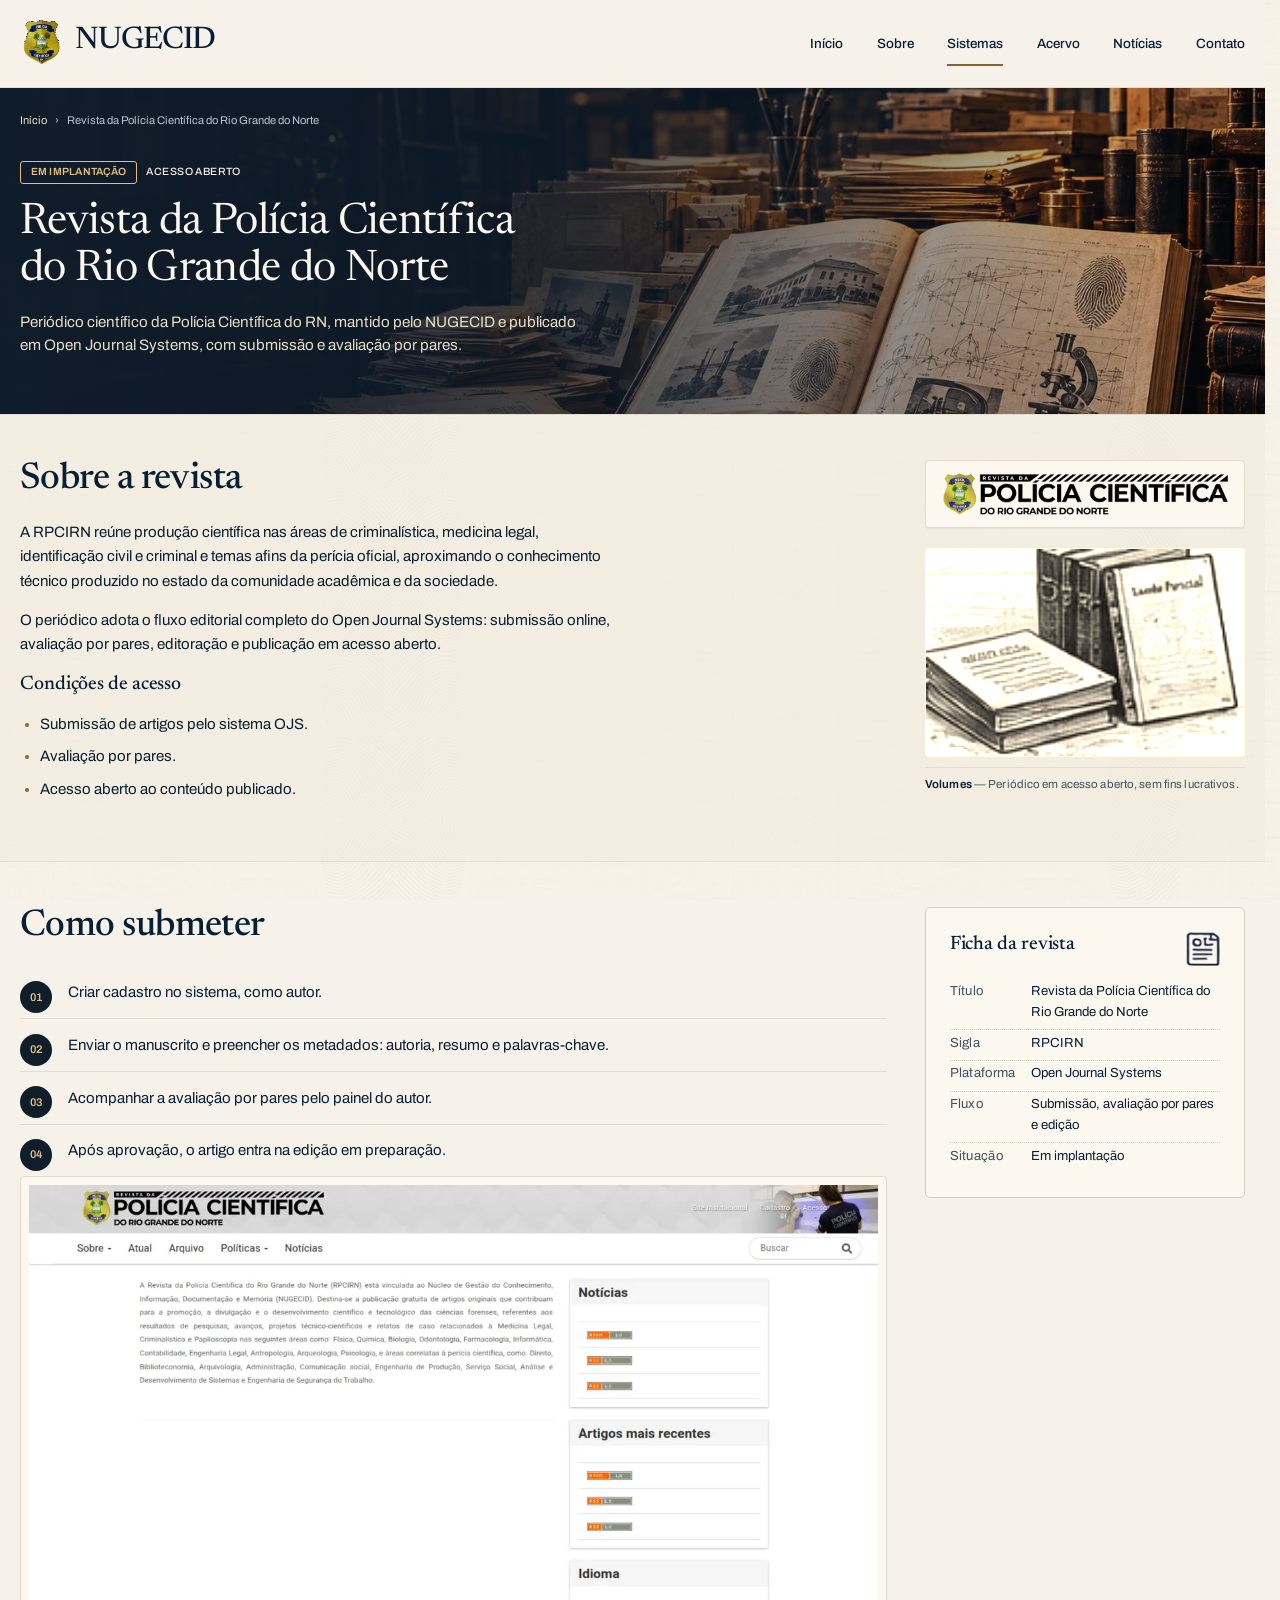
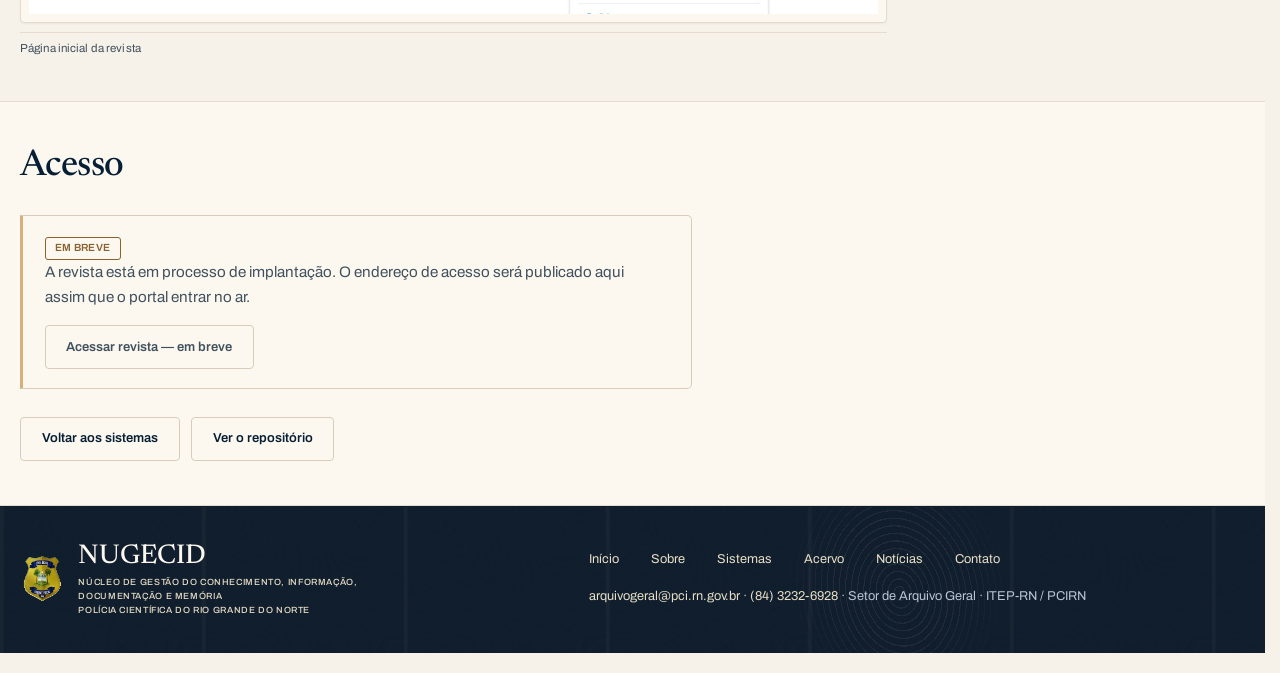
<file: ojs.html>
<!DOCTYPE html>
<html lang="pt-BR">
<head>
<meta charset="utf-8">
<meta name="viewport" content="width=device-width, initial-scale=1">
<title>RPCIRN — Revista da Polícia Científica do Rio Grande do Norte | NUGECID</title>
<meta name="description" content="Revista da Polícia Científica do Rio Grande do Norte: periódico científico em acesso aberto mantido pelo NUGECID, publicado em Open Journal Systems.">
<meta property="og:title" content="RPCIRN — Revista da Polícia Científica do Rio Grande do Norte">
<meta property="og:description" content="Periódico científico em acesso aberto mantido pelo NUGECID.">
<meta property="og:type" content="website">
<meta property="og:url" content="https://kevintestegit.github.io/nugecid-site/ojs.html">
<meta property="og:locale" content="pt_BR">
<link rel="canonical" href="https://kevintestegit.github.io/nugecid-site/ojs.html">
<link rel="stylesheet" href="assets/css/site.css">
</head>
<body class="internal-page">
<a class="skip-link" href="#conteudo">Pular para o conteúdo</a>

<header class="site-header">
  <div class="wrap site-header__inner">
    <a class="brand" href="index.html">
      <img class="brand-logo" src="assets/img/brasao-pcirn.webp" width="83" height="110" loading="lazy" alt="Brasão da Polícia Científica do RN">
      <span class="brand-text">
        <span class="brand-name">NUGECID</span>
        <span class="brand-sub">Núcleo de Gestão do Conhecimento, Informação,<br>Documentação e Memória</span><span class="brand-institution">Polícia Científica do Rio Grande do Norte</span>
      </span>
    </a>
    <nav class="desktop-nav" aria-label="Principal">
        <ul>
          <li><a href="index.html">Início</a></li>
          <li><a href="sobre.html">Sobre</a></li>
          <li><a href="sistemas.html" aria-current="true">Sistemas</a></li>
          <li><a href="dspace.html">Acervo</a></li>
          <li><a href="noticias.html">Notícias</a></li>
          <li><a href="sobre.html#contato">Contato</a></li>
        </ul>
      </nav><details class="menu"><summary class="menu__toggle"><span class="menu__bars" aria-hidden="true"></span><span class="menu__label">Menu</span></summary><nav class="menu__lista" aria-label="Principal">
        <ul>
          <li><a href="index.html">Início</a></li>
          <li><a href="sobre.html">Sobre</a></li>
          <li><a href="sistemas.html" aria-current="true">Sistemas</a></li>
          <li><a href="dspace.html">Acervo</a></li>
          <li><a href="noticias.html">Notícias</a></li>
          <li><a href="sobre.html#contato">Contato</a></li>
        </ul>
      </nav></details>
  </div>
</header>

<main id="conteudo">
  <section class="pagehead">
    <div class="pagehead__banner">
      <img src="assets/img/banner-ojs.webp" width="436" height="274" loading="lazy"
        alt="Gravura de livros empilhados rotulados Perícia Criminal, Ciências Forenses e Rio Grande do Norte, ao lado de uma lupa sobre impressões digitais e uma prancha de documentos">
    </div>
    <div class="wrap pagehead__body">
      <nav class="breadcrumbs" aria-label="Localização"><a href="index.html">Início</a><span aria-hidden="true">›</span><span>Revista da Polícia Científica do Rio Grande do Norte</span></nav>
      <div class="pagehead__meta">
        <span class="stamp">Em implantação</span>
        <span class="tag">Acesso aberto</span>
      </div>
      <h1>Revista da Polícia Científica do Rio Grande do Norte</h1>
      <p class="lead">Periódico científico da Polícia Científica do RN, mantido pelo NUGECID e publicado em
      Open Journal Systems, com submissão e avaliação por pares.</p>
    </div>
  </section>

  <section class="section section--alt">
    <div class="wrap split split--sticky">
      <div class="prose">
        <h2>Sobre a revista</h2>
        <p>A RPCIRN reúne produção científica nas áreas de criminalística, medicina legal,
        identificação civil e criminal e temas afins da perícia oficial, aproximando o
        conhecimento técnico produzido no estado da comunidade acadêmica e da sociedade.</p>
        <p>O periódico adota o fluxo editorial completo do Open Journal Systems: submissão
        online, avaliação por pares, editoração e publicação em acesso aberto.</p>
        <!-- CONFIRMAR: secoes, periodicidade, ISSN e politica de acesso com a equipe editorial -->
        <h3>Condições de acesso</h3>
        <ul>
          <li>Submissão de artigos pelo sistema OJS.</li>
          <li>Avaliação por pares.</li>
          <li>Acesso aberto ao conteúdo publicado.</li>
        </ul>
      </div>
      <aside class="split__aside">
        <figure class="print print--logo">
          <img src="assets/img/ojs-logo.webp" width="900" height="149" loading="lazy"
            alt="Logotipo da Revista da Polícia Científica do Rio Grande do Norte">
        </figure>
        <figure class="plate">
          <img src="assets/img/ilustracao-documentos.webp" width="147" height="96" loading="lazy"
            alt="Gravura de uma pilha de livros e documentos empilhados">
          <figcaption><b>Volumes</b> — Periódico em acesso aberto, sem fins lucrativos.</figcaption>
        </figure>
      </aside>
    </div>
  </section>

  <section class="section">
    <div class="wrap split">
      <div>
        <h2 id="submissao">Como submeter</h2>
        <ol class="steps">
          <li>Criar cadastro no sistema, como autor.</li>
          <li>Enviar o manuscrito e preencher os metadados: autoria, resumo e palavras-chave.</li>
          <li>Acompanhar a avaliação por pares pelo painel do autor.</li>
          <li>Após aprovação, o artigo entra na edição em preparação.</li>
        </ol>
        <figure class="print mt-l">
          <img src="assets/img/ojs-home.webp" width="1280" height="647" loading="lazy"
            alt="Página inicial da Revista da Polícia Científica do RN no Open Journal Systems">
          <figcaption>Página inicial da revista</figcaption>
        </figure>
      </div>
      <aside class="split__aside">
        <article class="ficha">
          <div class="ficha__topo">
            <h3>Ficha da revista</h3>
            <img class="ficha__icone" src="assets/img/icones/periodico-cientifico.webp" width="49" height="56" loading="lazy" alt="">
          </div>
          <dl>
            <dt>Título</dt><dd>Revista da Polícia Científica do Rio Grande do Norte</dd>
            <dt>Sigla</dt><dd>RPCIRN</dd>
            <dt>Plataforma</dt><dd>Open Journal Systems</dd>
            <dt>Fluxo</dt><dd>Submissão, avaliação por pares e edição</dd>
            <dt>Situação</dt><dd>Em implantação</dd>
          </dl>
          <!-- CONFIRMAR: secoes, periodicidade e ISSN -->
        </article>
      </aside>
    </div>
  </section>

  <section class="section section--paper">
    <div class="wrap">
      <h2>Acesso</h2>
      <!-- SLOT DE URL: quando a revista estiver publicada, trocar o botao abaixo por
           <a class="btn" href="https://URL-DA-REVISTA">Acessar revista</a> -->
      <div class="notice">
        <p><span class="stamp stamp--plain">Em breve</span></p>
        <p>A revista está em processo de implantação. O endereço de acesso será publicado aqui
        assim que o portal entrar no ar.</p>
        <p class="actions"><span class="btn" aria-disabled="true">Acessar revista — em breve</span></p>
      </div>
      <div class="actions">
        <a class="btn btn--ghost" href="index.html#sistemas">Voltar aos sistemas</a>
        <a class="btn btn--ghost" href="dspace.html">Ver o repositório</a>
      </div>
    </div>
  </section>

</main>

<footer class="site-footer">
  <div class="wrap footer__grid">
    <a class="footer__brand" href="index.html">
      <img src="assets/img/brasao-pcirn.webp" width="83" height="110" loading="lazy" alt="Brasão da Polícia Científica do RN">
      <span>
        <span class="footer__brand-name">NUGECID</span>
        <span class="footer__brand-sub">Núcleo de Gestão do Conhecimento, Informação,<br>Documentação e Memória<br>Polícia Científica do Rio Grande do Norte</span>
      </span>
    </a>
    <nav class="footer__col" aria-label="Rodapé">
      <ul>
          <li><a href="index.html">Início</a></li>
          <li><a href="sobre.html">Sobre</a></li>
          <li><a href="sistemas.html">Sistemas</a></li>
          <li><a href="dspace.html">Acervo</a></li>
          <li><a href="noticias.html">Notícias</a></li>
          <li><a href="sobre.html#contato">Contato</a></li>
      </ul>
      <p><a href="mailto:arquivogeral@pci.rn.gov.br">arquivogeral@pci.rn.gov.br</a> · <a href="tel:+558432326928">(84) 3232-6928</a> · Setor de Arquivo Geral · ITEP-RN / PCIRN</p>
    </nav>
  </div>
</footer>

</body>
</html>
</file>
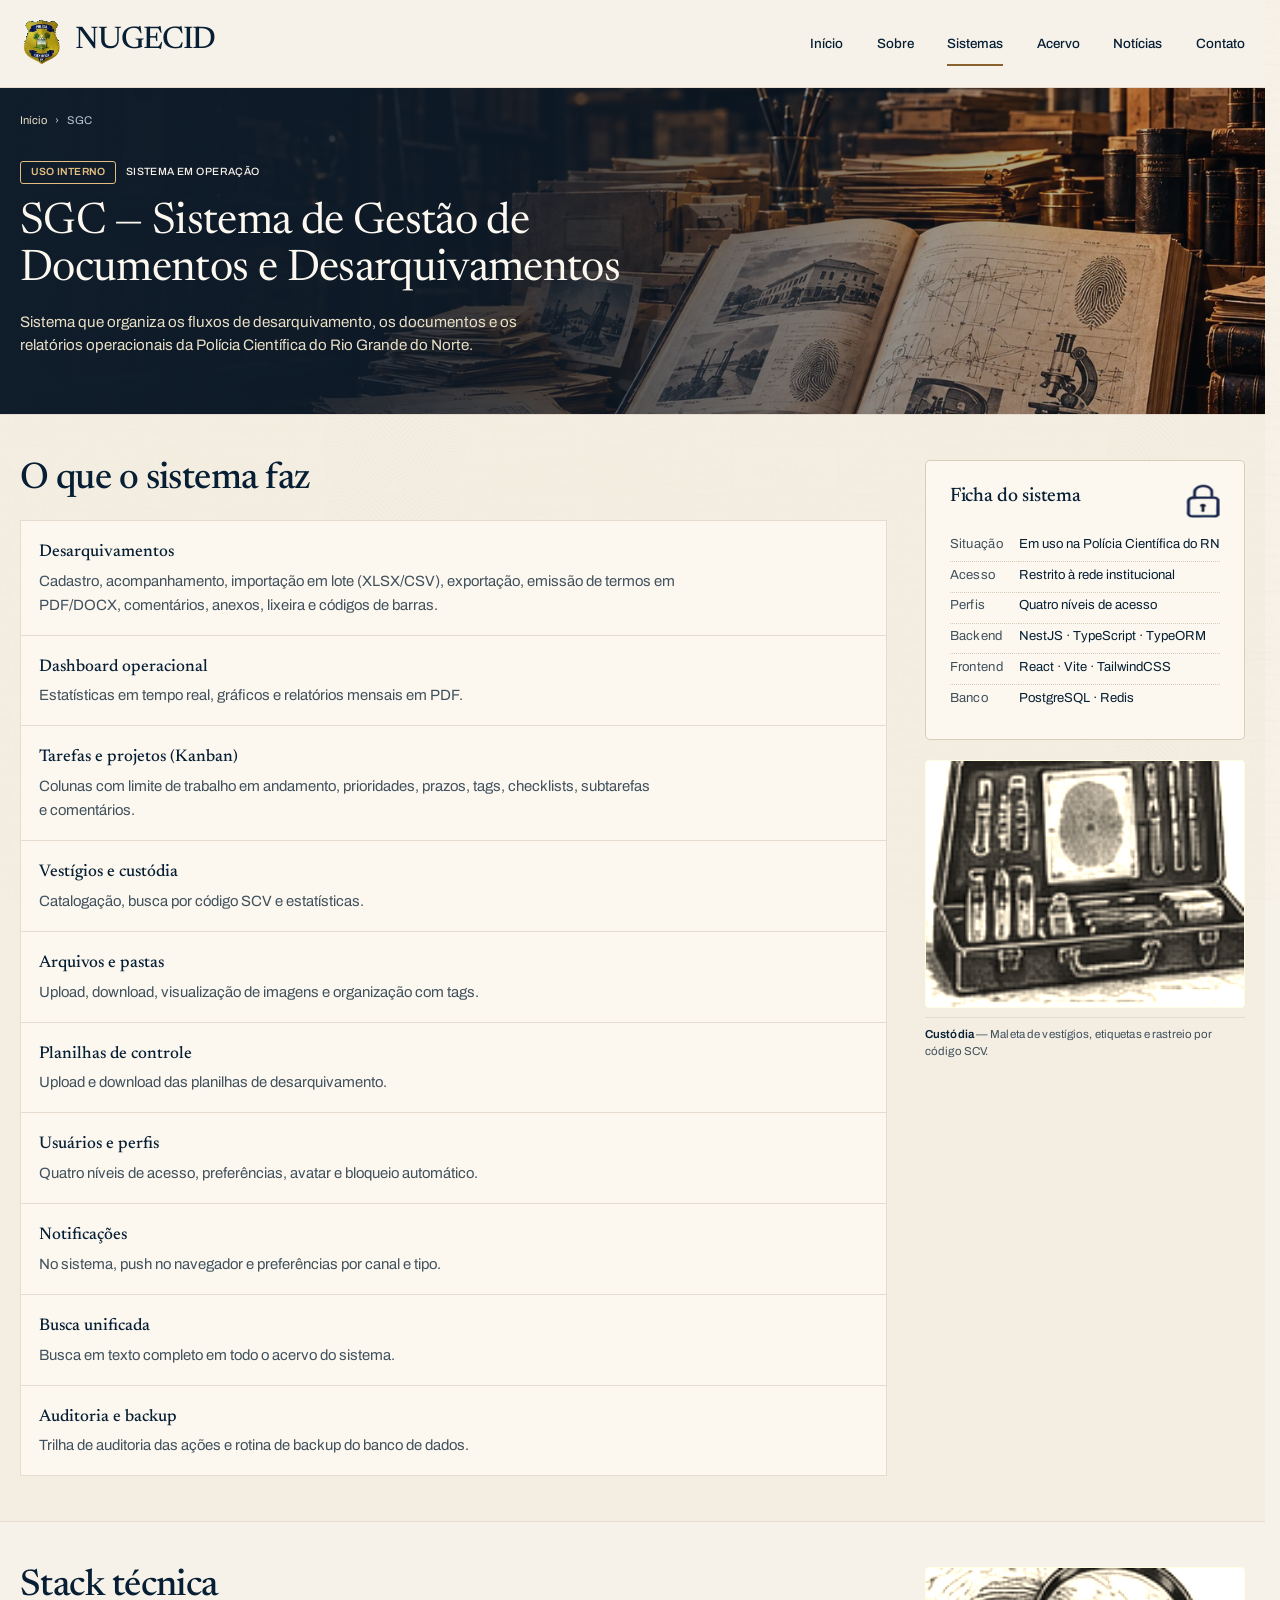
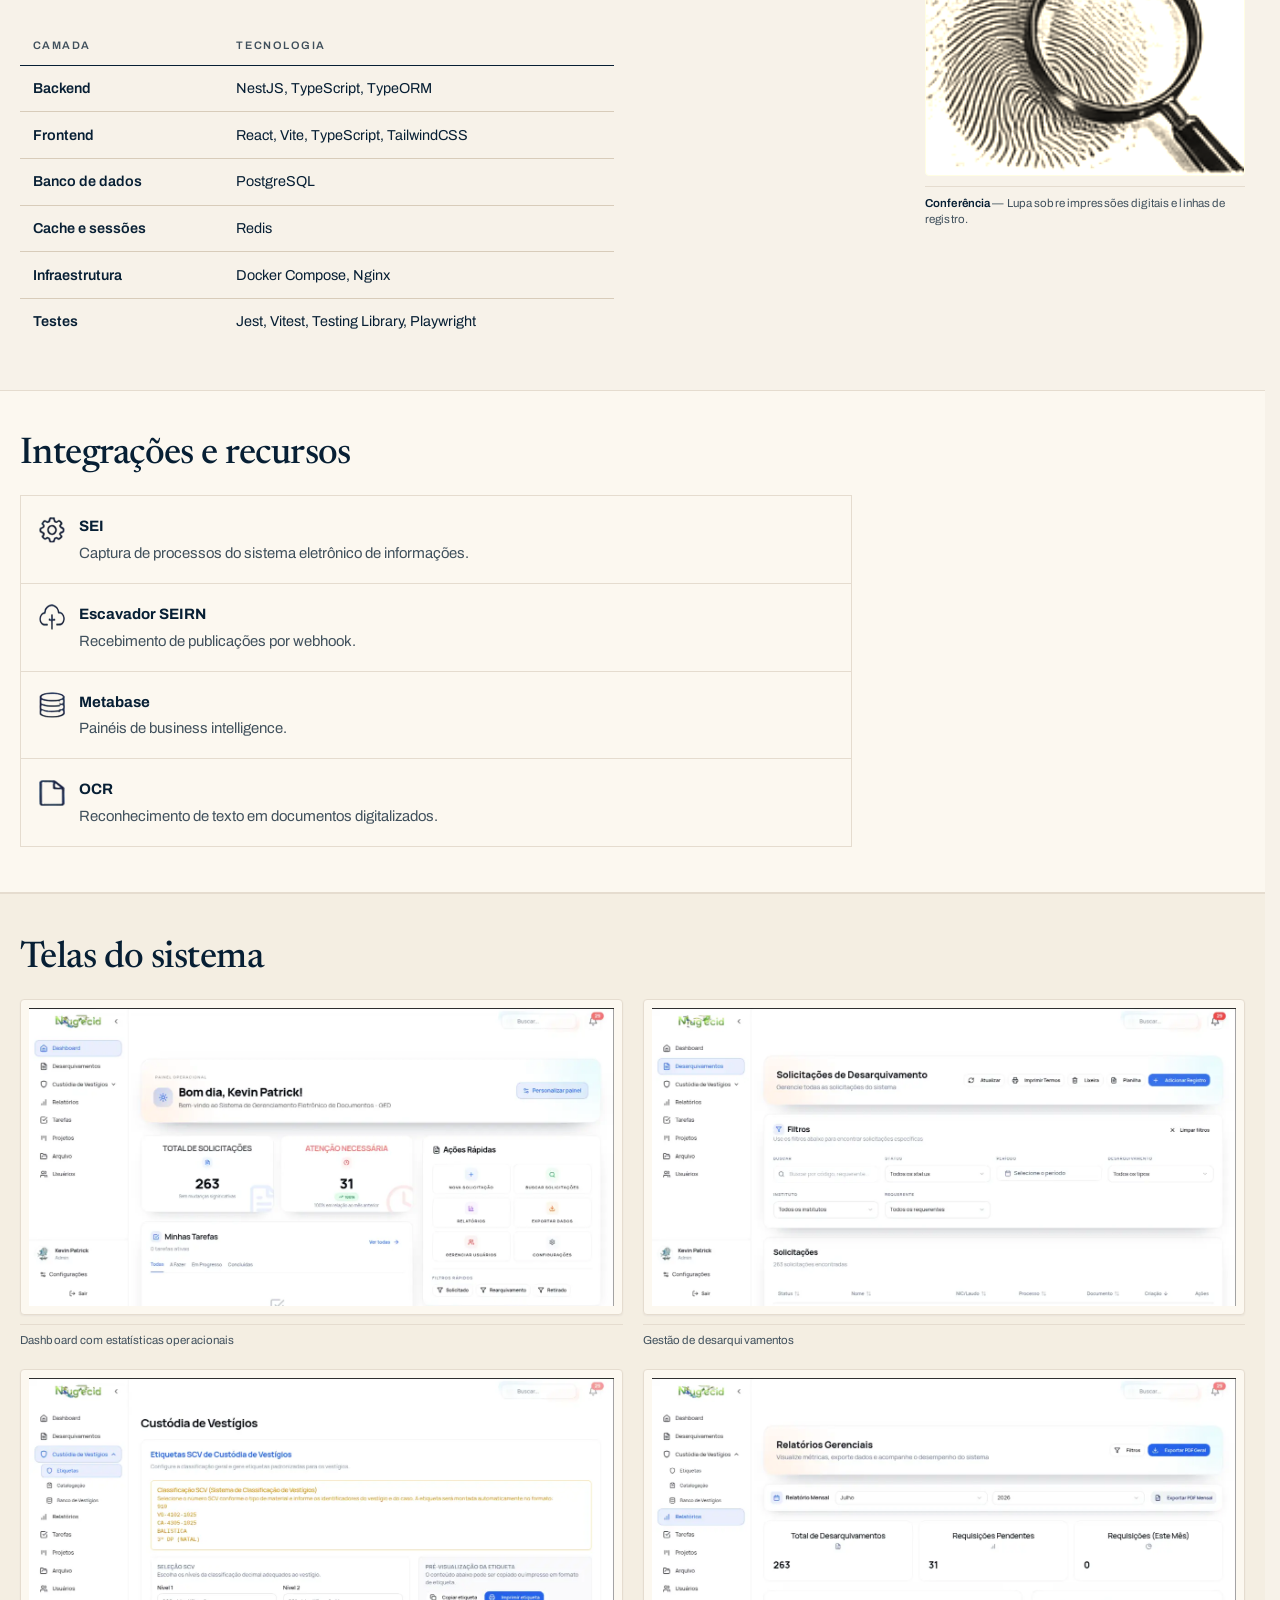
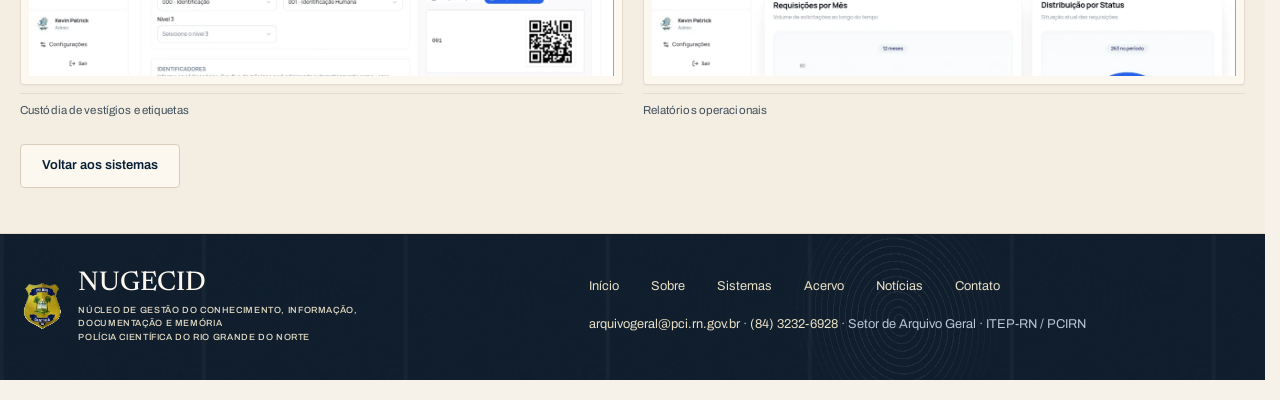
<file: sgc.html>
<!DOCTYPE html>
<html lang="pt-BR">
<head>
<meta charset="utf-8">
<meta name="viewport" content="width=device-width, initial-scale=1">
<title>SGC — Sistema de Gestão de Documentos e Desarquivamentos | NUGECID</title>
<meta name="description" content="SGC é o sistema interno de gestão de documentos e desarquivamentos da Polícia Científica do Rio Grande do Norte, desenvolvido em NestJS e React.">
<meta property="og:title" content="SGC — Sistema de Gestão de Documentos e Desarquivamentos">
<meta property="og:description" content="Sistema interno de gestão de documentos e desarquivamentos da PCIRN.">
<meta property="og:type" content="website">
<meta property="og:url" content="https://kevintestegit.github.io/nugecid-site/sgc.html">
<meta property="og:locale" content="pt_BR">
<link rel="canonical" href="https://kevintestegit.github.io/nugecid-site/sgc.html">
<link rel="stylesheet" href="assets/css/site.css">
</head>
<body class="internal-page">
<a class="skip-link" href="#conteudo">Pular para o conteúdo</a>

<header class="site-header">
  <div class="wrap site-header__inner">
    <a class="brand" href="index.html">
      <img class="brand-logo" src="assets/img/brasao-pcirn.webp" width="83" height="110" loading="lazy" alt="Brasão da Polícia Científica do RN">
      <span class="brand-text">
        <span class="brand-name">NUGECID</span>
        <span class="brand-sub">Núcleo de Gestão do Conhecimento, Informação,<br>Documentação e Memória</span><span class="brand-institution">Polícia Científica do Rio Grande do Norte</span>
      </span>
    </a>
    <nav class="desktop-nav" aria-label="Principal">
        <ul>
          <li><a href="index.html">Início</a></li>
          <li><a href="sobre.html">Sobre</a></li>
          <li><a href="sistemas.html" aria-current="true">Sistemas</a></li>
          <li><a href="dspace.html">Acervo</a></li>
          <li><a href="noticias.html">Notícias</a></li>
          <li><a href="sobre.html#contato">Contato</a></li>
        </ul>
      </nav><details class="menu"><summary class="menu__toggle"><span class="menu__bars" aria-hidden="true"></span><span class="menu__label">Menu</span></summary><nav class="menu__lista" aria-label="Principal">
        <ul>
          <li><a href="index.html">Início</a></li>
          <li><a href="sobre.html">Sobre</a></li>
          <li><a href="sistemas.html" aria-current="true">Sistemas</a></li>
          <li><a href="dspace.html">Acervo</a></li>
          <li><a href="noticias.html">Notícias</a></li>
          <li><a href="sobre.html#contato">Contato</a></li>
        </ul>
      </nav></details>
  </div>
</header>

<main id="conteudo">
  <section class="pagehead">
    <div class="pagehead__banner">
      <img src="assets/img/banner-sgc.webp" width="461" height="274" loading="lazy"
        alt="Gravura de estantes de arquivo com pastas identificadas por etiquetas, ao lado de uma mão que retira um documento e da planta do Rio Grande do Norte">
    </div>
    <div class="wrap pagehead__body">
      <nav class="breadcrumbs" aria-label="Localização"><a href="index.html">Início</a><span aria-hidden="true">›</span><span>SGC</span></nav>
      <div class="pagehead__meta">
        <span class="stamp">Uso interno</span>
        <span class="tag">Sistema em operação</span>
      </div>
      <h1>SGC — Sistema de Gestão de Documentos e Desarquivamentos</h1>
      <p class="lead">Sistema que organiza os fluxos de desarquivamento, os documentos e os
      relatórios operacionais da Polícia Científica do Rio Grande do Norte.</p>
    </div>
  </section>

  <section class="section section--alt">
    <div class="wrap split split--sticky">
      <div>
        <h2>O que o sistema faz</h2>
        <ul class="keylist keylist--simples">
          <li>
            <div>
              <b>Desarquivamentos</b>
              <p>Cadastro, acompanhamento, importação em lote (XLSX/CSV), exportação, emissão de
              termos em PDF/DOCX, comentários, anexos, lixeira e códigos de barras.</p>
            </div>
          </li>
          <li>
            <div>
              <b>Dashboard operacional</b>
              <p>Estatísticas em tempo real, gráficos e relatórios mensais em PDF.</p>
            </div>
          </li>
          <li>
            <div>
              <b>Tarefas e projetos (Kanban)</b>
              <p>Colunas com limite de trabalho em andamento, prioridades, prazos, tags,
              checklists, subtarefas e comentários.</p>
            </div>
          </li>
          <li>
            <div>
              <b>Vestígios e custódia</b>
              <p>Catalogação, busca por código SCV e estatísticas.</p>
            </div>
          </li>
          <li>
            <div>
              <b>Arquivos e pastas</b>
              <p>Upload, download, visualização de imagens e organização com tags.</p>
            </div>
          </li>
          <li>
            <div>
              <b>Planilhas de controle</b>
              <p>Upload e download das planilhas de desarquivamento.</p>
            </div>
          </li>
          <li>
            <div>
              <b>Usuários e perfis</b>
              <p>Quatro níveis de acesso, preferências, avatar e bloqueio automático.</p>
            </div>
          </li>
          <li>
            <div>
              <b>Notificações</b>
              <p>No sistema, push no navegador e preferências por canal e tipo.</p>
            </div>
          </li>
          <li>
            <div>
              <b>Busca unificada</b>
              <p>Busca em texto completo em todo o acervo do sistema.</p>
            </div>
          </li>
          <li>
            <div>
              <b>Auditoria e backup</b>
              <p>Trilha de auditoria das ações e rotina de backup do banco de dados.</p>
            </div>
          </li>
        </ul>
      </div>
      <aside class="split__aside">
        <article class="ficha">
          <div class="ficha__topo">
            <h3>Ficha do sistema</h3>
            <img class="ficha__icone" src="assets/img/icones/acesso-restrito.webp" width="42" height="54" loading="lazy" alt="">
          </div>
          <dl>
            <dt>Situação</dt><dd>Em uso na Polícia Científica do RN</dd>
            <dt>Acesso</dt><dd>Restrito à rede institucional</dd>
            <dt>Perfis</dt><dd>Quatro níveis de acesso</dd>
            <dt>Backend</dt><dd>NestJS · TypeScript · TypeORM</dd>
            <dt>Frontend</dt><dd>React · Vite · TailwindCSS</dd>
            <dt>Banco</dt><dd>PostgreSQL · Redis</dd>
          </dl>
        </article>
        <figure class="plate">
          <img src="assets/img/ilustracao-maleta.webp" width="128" height="99" loading="lazy"
            alt="Gravura de uma maleta forense aberta com vidrarias, bisturi e itens de coleta">
          <figcaption><b>Custódia</b> — Maleta de vestígios, etiquetas e rastreio por código SCV.</figcaption>
        </figure>
      </aside>
    </div>
  </section>

  <section class="section">
    <div class="wrap split">
      <div class="prose">
        <h2>Stack técnica</h2>
        <div class="table-wrap">
          <table class="data-table">
            <caption class="visually-hidden">Tecnologias usadas no SGC</caption>
            <thead>
              <tr><th scope="col">Camada</th><th scope="col">Tecnologia</th></tr>
            </thead>
            <tbody>
              <tr><th scope="row">Backend</th><td>NestJS, TypeScript, TypeORM</td></tr>
              <tr><th scope="row">Frontend</th><td>React, Vite, TypeScript, TailwindCSS</td></tr>
              <tr><th scope="row">Banco de dados</th><td>PostgreSQL</td></tr>
              <tr><th scope="row">Cache e sessões</th><td>Redis</td></tr>
              <tr><th scope="row">Infraestrutura</th><td>Docker Compose, Nginx</td></tr>
              <tr><th scope="row">Testes</th><td>Jest, Vitest, Testing Library, Playwright</td></tr>
            </tbody>
          </table>
        </div>
      </div>
      <aside class="split__aside">
        <figure class="plate">
          <img src="assets/img/ilustracao-lupa.webp" width="149" height="97" loading="lazy"
            alt="Gravura de uma lupa sobre impressão digital e linhas de registro">
          <figcaption><b>Conferência</b> — Lupa sobre impressões digitais e linhas de registro.</figcaption>
        </figure>
      </aside>
    </div>
  </section>

  <section class="section section--paper">
    <div class="wrap">
      <h2>Integrações e recursos</h2>
      <ul class="keylist limit-m">
        <li>
          <img src="assets/img/icones/normas-portarias.webp" width="51" height="50" loading="lazy" alt="">
          <div>
            <b>SEI</b>
            <p>Captura de processos do sistema eletrônico de informações.</p>
          </div>
        </li>
        <li>
          <img src="assets/img/icones/submissoes.webp" width="62" height="50" loading="lazy" alt="">
          <div>
            <b>Escavador SEIRN</b>
            <p>Recebimento de publicações por webhook.</p>
          </div>
        </li>
        <li>
          <img src="assets/img/icones/repositorio-digital.webp" width="48" height="56" loading="lazy" alt="">
          <div>
            <b>Metabase</b>
            <p>Painéis de business intelligence.</p>
          </div>
        </li>
        <li>
          <img src="assets/img/icones/politicas.webp" width="38" height="48" loading="lazy" alt="">
          <div>
            <b>OCR</b>
            <p>Reconhecimento de texto em documentos digitalizados.</p>
          </div>
        </li>
      </ul>
    </div>
  </section>

  <section class="section section--alt">
    <div class="wrap">
      <h2>Telas do sistema</h2>
      <div class="grid-2">
        <figure class="print">
          <img src="assets/img/sgc-dashboard.webp" width="1280" height="653" loading="lazy"
            alt="Dashboard do SGC com cartões de indicadores e gráficos de desarquivamentos">
          <figcaption>Dashboard com estatísticas operacionais</figcaption>
        </figure>
        <figure class="print">
          <img src="assets/img/sgc-desarquivamentos.webp" width="1280" height="653" loading="lazy"
            alt="Tela de desarquivamentos do SGC com lista de processos e filtros">
          <figcaption>Gestão de desarquivamentos</figcaption>
        </figure>
        <figure class="print">
          <img src="assets/img/sgc-custodia-etiquetas.webp" width="1280" height="653" loading="lazy"
            alt="Tela de custódia de vestígios com geração de etiquetas">
          <figcaption>Custódia de vestígios e etiquetas</figcaption>
        </figure>
        <figure class="print">
          <img src="assets/img/sgc-relatorios.webp" width="1280" height="653" loading="lazy"
            alt="Tela de relatórios do SGC com filtros e exportação">
          <figcaption>Relatórios operacionais</figcaption>
        </figure>
      </div>
      <div class="actions">
        <a class="btn btn--ghost" href="index.html#sistemas">Voltar aos sistemas</a>
      </div>
    </div>
  </section>

</main>

<footer class="site-footer">
  <div class="wrap footer__grid">
    <a class="footer__brand" href="index.html">
      <img src="assets/img/brasao-pcirn.webp" width="83" height="110" loading="lazy" alt="Brasão da Polícia Científica do RN">
      <span>
        <span class="footer__brand-name">NUGECID</span>
        <span class="footer__brand-sub">Núcleo de Gestão do Conhecimento, Informação,<br>Documentação e Memória<br>Polícia Científica do Rio Grande do Norte</span>
      </span>
    </a>
    <nav class="footer__col" aria-label="Rodapé">
      <ul>
          <li><a href="index.html">Início</a></li>
          <li><a href="sobre.html">Sobre</a></li>
          <li><a href="sistemas.html">Sistemas</a></li>
          <li><a href="dspace.html">Acervo</a></li>
          <li><a href="noticias.html">Notícias</a></li>
          <li><a href="sobre.html#contato">Contato</a></li>
      </ul>
      <p><a href="mailto:arquivogeral@pci.rn.gov.br">arquivogeral@pci.rn.gov.br</a> · <a href="tel:+558432326928">(84) 3232-6928</a> · Setor de Arquivo Geral · ITEP-RN / PCIRN</p>
    </nav>
  </div>
</footer>

</body>
</html>
</file>
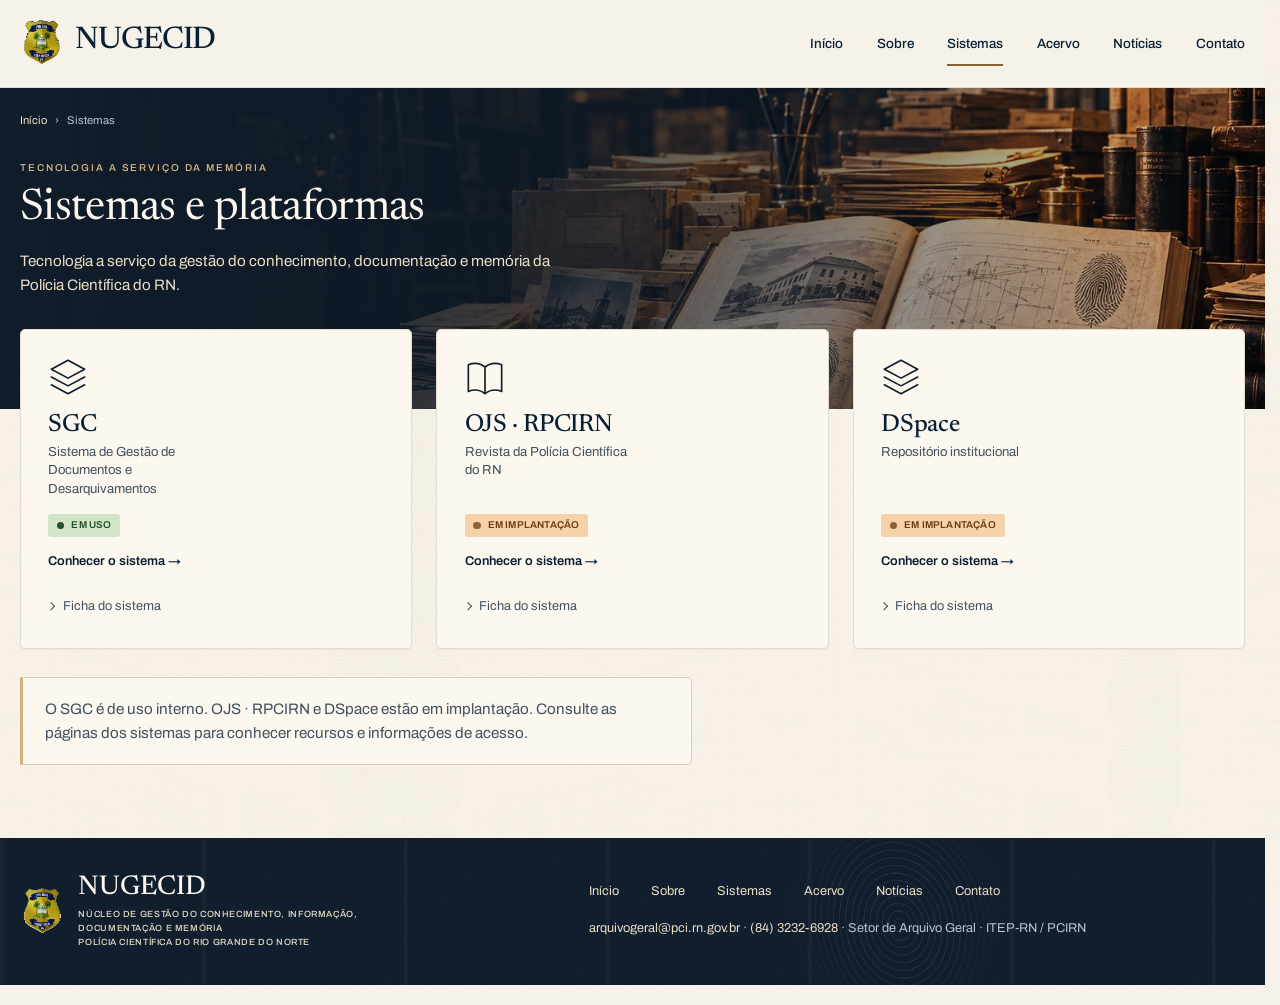
<file: sistemas.html>
<!DOCTYPE html>
<html lang="pt-BR">
<head>
<meta charset="utf-8">
<meta name="viewport" content="width=device-width, initial-scale=1">
<title>Sistemas e plataformas — NUGECID</title>
<meta name="description" content="Conheça o SGC, a Revista da Polícia Científica do RN em OJS e o repositório institucional em DSpace.">
<meta property="og:title" content="Sistemas e plataformas — NUGECID">
<meta property="og:description" content="Conheça as plataformas de gestão documental, periódico científico e repositório institucional do NUGECID.">
<meta property="og:type" content="website">
<meta property="og:url" content="https://kevintestegit.github.io/nugecid-site/sistemas.html">
<meta property="og:locale" content="pt_BR">
<link rel="canonical" href="https://kevintestegit.github.io/nugecid-site/sistemas.html">
<link rel="stylesheet" href="assets/css/site.css">
</head>
<body class="internal-page systems-page">
<a class="skip-link" href="#conteudo">Pular para o conteúdo</a>

<header class="site-header">
  <div class="wrap site-header__inner">
    <a class="brand" href="index.html">
      <img class="brand-logo" src="assets/img/brasao-pcirn.webp" width="83" height="110" loading="lazy" alt="Brasão da Polícia Científica do RN">
      <span class="brand-text">
        <span class="brand-name">NUGECID</span>
        <span class="brand-sub">Núcleo de Gestão do Conhecimento, Informação,<br>Documentação e Memória</span><span class="brand-institution">Polícia Científica do Rio Grande do Norte</span>
      </span>
    </a>
    <nav class="desktop-nav" aria-label="Principal">
        <ul>
          <li><a href="index.html">Início</a></li>
          <li><a href="sobre.html">Sobre</a></li>
          <li><a href="sistemas.html" aria-current="page">Sistemas</a></li>
          <li><a href="dspace.html">Acervo</a></li>
          <li><a href="noticias.html">Notícias</a></li>
          <li><a href="sobre.html#contato">Contato</a></li>
        </ul>
      </nav><details class="menu"><summary class="menu__toggle"><span class="menu__bars" aria-hidden="true"></span><span class="menu__label">Menu</span></summary><nav class="menu__lista" aria-label="Principal">
        <ul>
          <li><a href="index.html">Início</a></li>
          <li><a href="sobre.html">Sobre</a></li>
          <li><a href="sistemas.html" aria-current="page">Sistemas</a></li>
          <li><a href="dspace.html">Acervo</a></li>
          <li><a href="noticias.html">Notícias</a></li>
          <li><a href="sobre.html#contato">Contato</a></li>
        </ul>
      </nav></details>
  </div>
</header>

<main id="conteudo">
  <section class="pagehead"><div class="wrap pagehead__body">
      <nav class="breadcrumbs" aria-label="Localização"><a href="index.html">Início</a><span aria-hidden="true">›</span><span>Sistemas</span></nav><p class="eyebrow">Tecnologia a serviço da memória</p><h1>Sistemas e plataformas</h1><p class="lead">Tecnologia a serviço da gestão do conhecimento, documentação e memória da Polícia Científica do RN.</p></div></section><section class="section"><div class="wrap"><div class="system-grid system-grid--overview"><article class="system-card">
      <div class="system-card__heading"><svg class="line-icon" viewBox="0 0 36 36" aria-hidden="true" fill="none" stroke="currentColor" stroke-width="1.5" stroke-linejoin="round" stroke-linecap="round"><path d="m18 3 15 8-15 8L3 11zM3 18l15 8 15-8M3 25l15 8 15-8"/></svg><div><h3><a href="sgc.html">SGC</a></h3><p>Sistema de Gestão de Documentos e Desarquivamentos</p></div></div>
      <div class="system-card__bottom"><span class="status status--live">Em uso</span><a class="system-card__link" href="sgc.html">Conhecer o sistema<span class="visually-hidden"> SGC</span> <span aria-hidden="true">→</span></a></div>
      <details class="system-facts"><summary>Ficha do sistema</summary><dl>
            <dt>Nome</dt><dd>Sistema de Gestão de Documentos e Desarquivamentos</dd>
            <dt>Função</dt><dd>Desarquivamentos, anexos, termos e relatórios</dd>
            <dt>Stack</dt><dd>NestJS · React · PostgreSQL · Redis</dd>
            <dt>Situação</dt><dd>Em uso na PCIRN</dd>
          </dl><a href="sgc.html">Ver detalhes →</a></details>
    </article><article class="system-card">
      <div class="system-card__heading"><svg class="line-icon" viewBox="0 0 36 36" aria-hidden="true" fill="none" stroke="currentColor" stroke-width="1.5" stroke-linejoin="round" stroke-linecap="round"><path d="M18 9c-5-4-10-4-15-2v24c5-2 10-2 15 2 5-4 10-4 15-2V7c-5-2-10-2-15 2zM18 9v24"/></svg><div><h3><a href="ojs.html">OJS · RPCIRN</a></h3><p>Revista da Polícia Científica do RN</p></div></div>
      <div class="system-card__bottom"><span class="status">Em implantação</span><a class="system-card__link" href="ojs.html">Conhecer o sistema<span class="visually-hidden"> OJS · RPCIRN</span> <span aria-hidden="true">→</span></a></div>
      <details class="system-facts"><summary>Ficha do sistema</summary><dl>
            <dt>Nome</dt><dd>Revista da Polícia Científica do Rio Grande do Norte</dd>
            <dt>Função</dt><dd>Periódico científico em acesso aberto</dd>
            <dt>Plataforma</dt><dd>Open Journal Systems</dd>
            <dt>Situação</dt><dd>Em implantação</dd>
          </dl><a href="ojs.html">Ver detalhes →</a></details>
    </article><article class="system-card">
      <div class="system-card__heading"><svg class="line-icon" viewBox="0 0 36 36" aria-hidden="true" fill="none" stroke="currentColor" stroke-width="1.5" stroke-linejoin="round" stroke-linecap="round"><path d="m18 3 15 8-15 8L3 11zM3 18l15 8 15-8M3 25l15 8 15-8"/></svg><div><h3><a href="dspace.html">DSpace</a></h3><p>Repositório institucional</p></div></div>
      <div class="system-card__bottom"><span class="status">Em implantação</span><a class="system-card__link" href="dspace.html">Conhecer o sistema<span class="visually-hidden"> DSpace</span> <span aria-hidden="true">→</span></a></div>
      <details class="system-facts"><summary>Ficha do sistema</summary><dl>
            <dt>Nome</dt><dd>Repositório Institucional da Polícia Científica do RN</dd>
            <dt>Função</dt><dd>Portarias, publicações e acervo de memória</dd>
            <dt>Plataforma</dt><dd>DSpace</dd>
            <dt>Situação</dt><dd>Em implantação</dd>
          </dl><a href="dspace.html">Ver detalhes →</a></details>
    </article></div><div class="notice"><p>O SGC é de uso interno. OJS · RPCIRN e DSpace estão em implantação. Consulte as páginas dos sistemas para conhecer recursos e informações de acesso.</p></div></div></section></main>

<footer class="site-footer">
  <div class="wrap footer__grid">
    <a class="footer__brand" href="index.html">
      <img src="assets/img/brasao-pcirn.webp" width="83" height="110" loading="lazy" alt="Brasão da Polícia Científica do RN">
      <span>
        <span class="footer__brand-name">NUGECID</span>
        <span class="footer__brand-sub">Núcleo de Gestão do Conhecimento, Informação,<br>Documentação e Memória<br>Polícia Científica do Rio Grande do Norte</span>
      </span>
    </a>
    <nav class="footer__col" aria-label="Rodapé">
      <ul>
          <li><a href="index.html">Início</a></li>
          <li><a href="sobre.html">Sobre</a></li>
          <li><a href="sistemas.html">Sistemas</a></li>
          <li><a href="dspace.html">Acervo</a></li>
          <li><a href="noticias.html">Notícias</a></li>
          <li><a href="sobre.html#contato">Contato</a></li>
      </ul>
      <p><a href="mailto:arquivogeral@pci.rn.gov.br">arquivogeral@pci.rn.gov.br</a> · <a href="tel:+558432326928">(84) 3232-6928</a> · Setor de Arquivo Geral · ITEP-RN / PCIRN</p>
    </nav>
  </div>
</footer>

</body>
</html>
</file>
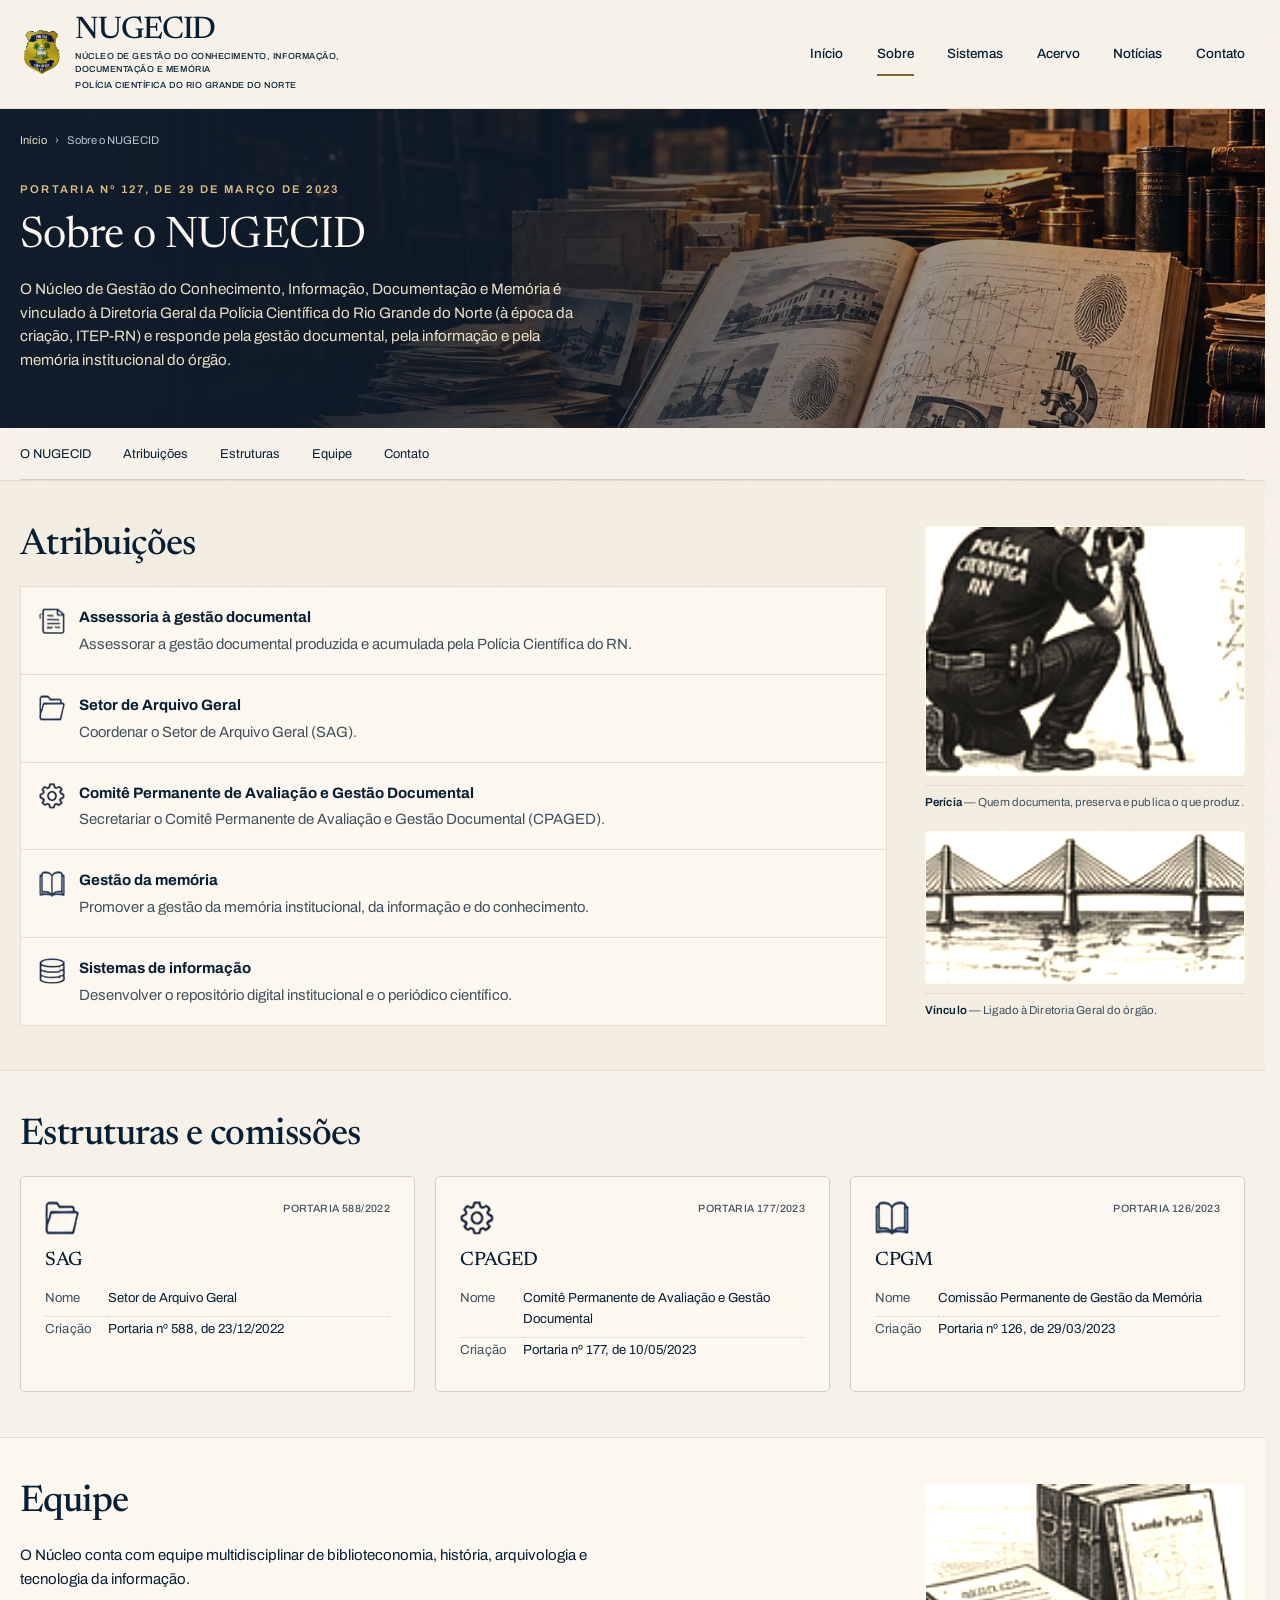
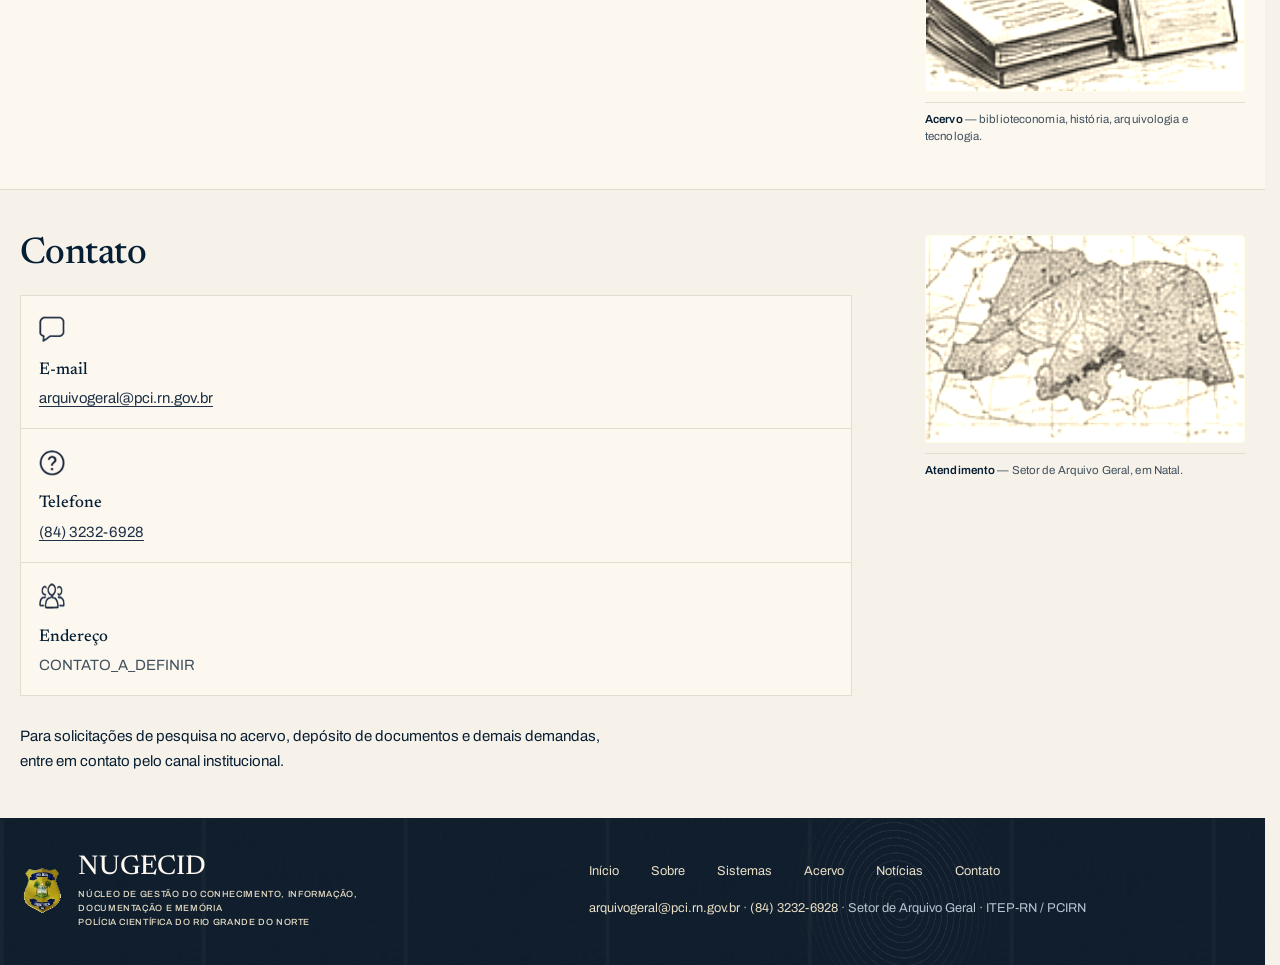
<file: sobre.html>
<!DOCTYPE html>
<html lang="pt-BR">
<head>
<meta charset="utf-8">
<meta name="viewport" content="width=device-width, initial-scale=1">
<title>Sobre o NUGECID — Núcleo de Gestão do Conhecimento, Informação, Documentação e Memória</title>
<meta name="description" content="Conheça o NUGECID da Polícia Científica do RN: criação pela Portaria 127/2023, atribuições de gestão documental e memória institucional, equipe e contato.">
<meta property="og:title" content="Sobre o NUGECID — Polícia Científica do RN">
<meta property="og:description" content="Gestão documental, memória institucional e informação na Polícia Científica do RN.">
<meta property="og:type" content="website">
<meta property="og:url" content="https://kevintestegit.github.io/nugecid-site/sobre.html">
<meta property="og:locale" content="pt_BR">
<link rel="canonical" href="https://kevintestegit.github.io/nugecid-site/sobre.html">
<link rel="stylesheet" href="assets/css/site.css">
</head>
<body class="about-page">
<a class="skip-link" href="#conteudo">Pular para o conteúdo</a>

<header class="site-header">
  <div class="wrap site-header__inner">
    <a class="brand" href="index.html">
      <img class="brand-logo" src="assets/img/brasao-pcirn.webp" width="83" height="110" loading="lazy" alt="Brasão da Polícia Científica do RN">
      <span class="brand-text">
        <span class="brand-name">NUGECID</span>
        <span class="brand-sub">Núcleo de Gestão do Conhecimento, Informação,<br>Documentação e Memória</span><span class="brand-institution">Polícia Científica do Rio Grande do Norte</span>
      </span>
    </a>
    <nav class="desktop-nav" aria-label="Principal">
        <ul>
          <li><a href="index.html">Início</a></li>
          <li><a href="sobre.html" aria-current="page">Sobre</a></li>
          <li><a href="sistemas.html">Sistemas</a></li>
          <li><a href="dspace.html">Acervo</a></li>
          <li><a href="noticias.html">Notícias</a></li>
          <li><a href="sobre.html#contato">Contato</a></li>
        </ul>
      </nav><details class="menu"><summary class="menu__toggle"><span class="menu__bars" aria-hidden="true"></span><span class="menu__label">Menu</span></summary><nav class="menu__lista" aria-label="Principal">
        <ul>
          <li><a href="index.html">Início</a></li>
          <li><a href="sobre.html" aria-current="page">Sobre</a></li>
          <li><a href="sistemas.html">Sistemas</a></li>
          <li><a href="dspace.html">Acervo</a></li>
          <li><a href="noticias.html">Notícias</a></li>
          <li><a href="sobre.html#contato">Contato</a></li>
        </ul>
      </nav></details>
  </div>
</header>

<main id="conteudo">
  <section class="pagehead">
    <div class="pagehead__banner">
      <img src="assets/img/banner-sobre.webp" width="481" height="178" loading="lazy"
        alt="Gravura da sede da Polícia Científica entre coqueiros, com a placa Policia Cientifica na fachada">
    </div>
    <div class="wrap pagehead__body">
      <nav class="breadcrumbs" aria-label="Localização"><a href="index.html">Início</a><span aria-hidden="true">›</span><span>Sobre o NUGECID</span></nav>
      <div class="pagehead__meta">
        <span class="kicker kicker--flush">Portaria nº 127, de 29 de março de 2023</span>
      </div>
      <h1>Sobre o NUGECID</h1>
      <p class="lead">O Núcleo de Gestão do Conhecimento, Informação, Documentação e Memória é
      vinculado à Diretoria Geral da Polícia Científica do Rio Grande do Norte (à época da
      criação, ITEP-RN) e responde pela gestão documental, pela informação
      e pela memória institucional do órgão.</p>
    </div>
  </section>

<nav class="section-nav wrap" aria-label="Nesta página"><a href="#conteudo">O NUGECID</a><a href="#atribuicoes">Atribuições</a><a href="#estruturas">Estruturas</a><a href="#equipe">Equipe</a><a href="#contato">Contato</a></nav>
  <section class="section section--alt">
    <div class="wrap split split--sticky">
      <div>
        <h2 id="atribuicoes">Atribuições</h2>
        <ul class="keylist">
          <li>
            <img src="assets/img/icones/gestao-documental.webp" width="51" height="56" loading="lazy" alt="">
            <div>
              <b>Assessoria à gestão documental</b>
              <p>Assessorar a gestão documental produzida e acumulada pela Polícia Científica do RN.</p>
            </div>
          </li>
          <li>
            <img src="assets/img/icones/colecoes.webp" width="58" height="46" loading="lazy" alt="">
            <div>
              <b>Setor de Arquivo Geral</b>
              <p>Coordenar o Setor de Arquivo Geral (SAG).</p>
            </div>
          </li>
          <li>
            <img src="assets/img/icones/normas-portarias.webp" width="51" height="50" loading="lazy" alt="">
            <div>
              <b>Comitê Permanente de Avaliação e Gestão Documental</b>
              <p>Secretariar o Comitê Permanente de Avaliação e Gestão Documental (CPAGED).</p>
            </div>
          </li>
          <li>
            <img src="assets/img/icones/memoria-institucional.webp" width="59" height="46" loading="lazy" alt="">
            <div>
              <b>Gestão da memória</b>
              <p>Promover a gestão da memória institucional, da informação e do conhecimento.</p>
            </div>
          </li>
          <li>
            <img src="assets/img/icones/repositorio-digital.webp" width="48" height="56" loading="lazy" alt="">
            <div>
              <b>Sistemas de informação</b>
              <p>Desenvolver o repositório digital institucional e o periódico científico.</p>
            </div>
          </li>
        </ul>
      </div>
      <aside class="split__aside">
        <figure class="plate">
          <img src="assets/img/ilustracao-perito.webp" width="131" height="102" loading="lazy"
            alt="Gravura de um perito com uniforme e câmera sobre tripé">
          <figcaption><b>Perícia</b> — Quem documenta, preserva e publica o que produz.</figcaption>
        </figure>
        <figure class="plate">
          <img src="assets/img/ilustracao-ponte.webp" width="150" height="71" loading="lazy"
            alt="Gravura da ponte sobre o Potengi em Natal">
          <figcaption><b>Vínculo</b> — Ligado à Diretoria Geral do órgão.</figcaption>
        </figure>
      </aside>
    </div>
  </section>

  <section class="section">
    <div class="wrap">
      <h2 id="estruturas">Estruturas e comissões</h2>
      <div class="grid-3">
        <article class="ficha">
          <div class="ficha__topo">
            <img class="ficha__icone" src="assets/img/icones/colecoes.webp" width="58" height="46" loading="lazy" alt="">
            <span class="tag">Portaria 588/2022</span>
          </div>
          <h3>SAG</h3>
          <dl>
            <dt>Nome</dt><dd>Setor de Arquivo Geral</dd>
            <dt>Criação</dt><dd>Portaria nº 588, de 23/12/2022</dd>
          </dl>
        </article>
        <article class="ficha">
          <div class="ficha__topo">
            <img class="ficha__icone" src="assets/img/icones/normas-portarias.webp" width="51" height="50" loading="lazy" alt="">
            <span class="tag">Portaria 177/2023</span>
          </div>
          <h3>CPAGED</h3>
          <dl>
            <dt>Nome</dt><dd>Comitê Permanente de Avaliação e Gestão Documental</dd>
            <dt>Criação</dt><dd>Portaria nº 177, de 10/05/2023</dd>
          </dl>
        </article>
        <article class="ficha">
          <div class="ficha__topo">
            <img class="ficha__icone" src="assets/img/icones/memoria-institucional.webp" width="59" height="46" loading="lazy" alt="">
            <span class="tag">Portaria 126/2023</span>
          </div>
          <h3>CPGM</h3>
          <dl>
            <dt>Nome</dt><dd>Comissão Permanente de Gestão da Memória</dd>
            <dt>Criação</dt><dd>Portaria nº 126, de 29/03/2023</dd>
          </dl>
        </article>
      </div>
    </div>
  </section>

  <section class="section section--paper">
    <div class="wrap split">
      <div class="prose">
        <h2 id="equipe">Equipe</h2>
        <p>O Núcleo conta com equipe multidisciplinar de biblioteconomia, história, arquivologia e
        tecnologia da informação.</p>
        <!-- CONFIRMAR: incluir nomes e funcoes da equipe, se autorizado -->
      </div>
      <aside class="split__aside">
        <figure class="plate">
          <img src="assets/img/ilustracao-documentos.webp" width="147" height="96" loading="lazy"
            alt="Gravura de uma pilha de livros e documentos empilhados">
          <figcaption><b>Acervo</b> — biblioteconomia, história, arquivologia e tecnologia.</figcaption>
        </figure>
      </aside>
    </div>
  </section>

  <section class="section" id="contato">
    <div class="wrap split">
      <div>
        <h2>Contato</h2>
        <!-- CONFIRMAR: endereco e horario oficiais -->
        <ul class="keylist keylist--simples limit-m">
          <li>
            <img src="assets/img/icones/contato.webp" width="52" height="49" loading="lazy" alt="">
            <div>
              <b>E-mail</b>
              <p><a href="mailto:arquivogeral@pci.rn.gov.br">arquivogeral@pci.rn.gov.br</a></p>
            </div>
          </li>
          <li>
            <img src="assets/img/icones/ajuda.webp" width="48" height="48" loading="lazy" alt="">
            <div>
              <b>Telefone</b>
              <p><a href="tel:+558432326928">(84) 3232-6928</a></p>
            </div>
          </li>
          <li>
            <img src="assets/img/icones/comunidades.webp" width="60" height="46" loading="lazy" alt="">
            <div>
              <b>Endereço</b>
              <p>CONTATO_A_DEFINIR</p>
            </div>
          </li>
        </ul>
        <p class="prose mt-l">Para solicitações de pesquisa no acervo, depósito de documentos e demais demandas,
        entre em contato pelo canal institucional.</p>
      </div>
      <aside class="split__aside">
        <figure class="plate">
          <img src="assets/img/ilustracao-mapa.webp" width="145" height="94" loading="lazy"
            alt="Gravura da planta do estado do Rio Grande do Norte">
          <figcaption><b>Atendimento</b> — Setor de Arquivo Geral, em Natal.</figcaption>
        </figure>
      </aside>
    </div>
  </section>

</main>

<footer class="site-footer">
  <div class="wrap footer__grid">
    <a class="footer__brand" href="index.html">
      <img src="assets/img/brasao-pcirn.webp" width="83" height="110" loading="lazy" alt="Brasão da Polícia Científica do RN">
      <span>
        <span class="footer__brand-name">NUGECID</span>
        <span class="footer__brand-sub">Núcleo de Gestão do Conhecimento, Informação,<br>Documentação e Memória<br>Polícia Científica do Rio Grande do Norte</span>
      </span>
    </a>
    <nav class="footer__col" aria-label="Rodapé">
      <ul>
          <li><a href="index.html">Início</a></li>
          <li><a href="sobre.html">Sobre</a></li>
          <li><a href="sistemas.html">Sistemas</a></li>
          <li><a href="dspace.html">Acervo</a></li>
          <li><a href="noticias.html">Notícias</a></li>
          <li><a href="sobre.html#contato">Contato</a></li>
      </ul>
      <p><a href="mailto:arquivogeral@pci.rn.gov.br">arquivogeral@pci.rn.gov.br</a> · <a href="tel:+558432326928">(84) 3232-6928</a> · Setor de Arquivo Geral · ITEP-RN / PCIRN</p>
    </nav>
  </div>
</footer>

</body>
</html>
</file>
<file: assets/css/site.css>
/* Fontes locais: SIL Open Font License em assets/fonts/OFL-*.txt. */
@font-face {
  font-family: 'Newsreader'; font-style: normal; font-weight: 200 800;
  font-display: swap; src: url('../fonts/newsreader.ttf') format('truetype');
}
@font-face {
  font-family: 'Newsreader'; font-style: italic; font-weight: 200 800;
  font-display: swap; src: url('../fonts/newsreader-italic.ttf') format('truetype');
}
@font-face {
  font-family: 'Archivo'; font-style: normal; font-weight: 100 900;
  font-display: swap; src: url('../fonts/archivo.ttf') format('truetype');
}
@font-face {
  font-family: 'IBM Plex Mono'; font-style: normal; font-weight: 400;
  font-display: swap; src: url('../fonts/ibm-plex-mono.ttf') format('truetype');
}
/* ==========================================================================
   NUGECID — sistema visual
   Identidade editorial: arquivo científico, perícia criminal, memória
   documental da Polícia Científica do Rio Grande do Norte.

   Ordem: tokens -> base -> tipografia -> layout -> componentes -> páginas.
   ========================================================================== */

/* ---------- 1. Tokens ---------------------------------------------------- */

:root {
  /* Papel e tinta. --paper e' exatamente a cor de fundo das gravuras. */
  --paper: #f7f2e9;
  --paper-2: #fcf8f0;
  --paper-3: #eee6d8;
  --rule: #d8ccba;
  --rule-2: #e5dccf;

  --ink: #071f34;
  --ink-2: #41515d;

  --navy: #101d2b;
  --navy-2: #1d3047;
  --on-navy: #e8dfc6;
  --on-navy-2: #b9c4d2;
  --on-navy-rule: #2b436a;

  --stamp: #a12f1e;
  --stamp-2: #c25a3a;
  --green: #1c6248;

  /* Dourado do mockup: botão principal, destaques sobre o azul e sublinhado ativo. */
  --gold: #d4b07a;
  --gold-2: #e2bd82;
  --gold-3: #8a6230;

  /* Tipografia */
  --serif: "Newsreader", "Iowan Old Style", Palatino, Georgia, serif;
  --sans: "Archivo", system-ui, -apple-system, "Segoe UI", sans-serif;
  --mono: var(--sans);              /* metadados: mesma família da interface */

  /* Medidas */
  --wrap: 84rem;
  --measure: 66ch;
  --sp-section: clamp(2.75rem, 1.4rem + 4.2vw, 5.25rem);
  --sp-block: clamp(1rem, 0.6rem + 1.2vw, 1.5rem);

  --tap: 2px;                       /* hairline */
  --ease: cubic-bezier(0.23, 1, 0.32, 1);
}

/* ---------- 2. Base ------------------------------------------------------ */

*, *::before, *::after { box-sizing: border-box; }

html {
  -webkit-text-size-adjust: 100%;
  scroll-behavior: smooth;
}

body {
  margin: 0;
  background: var(--paper);
  color: var(--ink);
  font: 400 1rem/1.62 var(--sans);
  -webkit-font-smoothing: antialiased;
}

/* Textura de papel: carta, mapa e impressao digital, bem discreta. */
body::before {
  content: "";
  position: fixed;
  inset: 0;
  z-index: -1;
  background: url("../img/textura-papel.webp") repeat;
  background-size: 1179px 246px;
  opacity: 0.14;
}

img { max-width: 100%; height: auto; display: block; }

a {
  color: var(--navy-2);
  text-decoration: underline;
  text-decoration-thickness: 1px;
  text-underline-offset: 0.22em;
  transition: color 160ms var(--ease);
}

h1, h2, h3, h4 { margin: 0 0 0.55em; text-wrap: balance; }
h1, h2 { font-family: var(--serif); font-weight: 500; line-height: 1.08; letter-spacing: -0.015em; }
h1 { font-size: clamp(2.15rem, 1.2rem + 3.7vw, 3.6rem); }
h2 { font-size: clamp(1.6rem, 1.15rem + 1.7vw, 2.3rem); }
h3 { font: 600 1.08rem/1.3 var(--sans); letter-spacing: -0.005em; }
h4 { font: 600 0.72rem/1.3 var(--mono); letter-spacing: 0.16em; text-transform: uppercase; color: var(--ink-2); }

p { margin: 0 0 1em; max-width: var(--measure); text-wrap: pretty; }
p:last-child { margin-bottom: 0; }

ul, ol { padding-left: 1.25rem; }
li { margin-bottom: 0.4rem; }

strong { font-weight: 600; }
em { font-style: italic; }

:focus-visible {
  outline: 2px solid var(--stamp);
  outline-offset: 2px;
}
/* Sobre o azul-marinho o carimbo nao tem contraste suficiente: usa a tinta clara. */
.site-header :focus-visible,
.site-footer :focus-visible { outline-color: var(--on-navy); }

::selection { background: var(--paper-3); color: var(--ink); }

@media (hover: hover) and (pointer: fine) {
  a:hover { color: var(--gold-3); }
  .btn:hover { background: var(--navy-2); border-color: var(--navy-2); color: var(--paper-2); }
  .btn--ghost:hover { background: var(--navy); border-color: var(--navy); color: var(--paper-2); }
  .site-footer a:hover { color: var(--on-navy); }
  .ficha-link:hover::after { transform: translateX(3px); }
  .plate:hover img { border-color: var(--stamp-2); }
}

@media (prefers-reduced-motion: reduce) {
  html { scroll-behavior: auto; }
  *, *::before, *::after {
    transition-duration: 0.01ms !important;
    animation-duration: 0.01ms !important;
  }
}

/* ---------- 3. Utilidades ------------------------------------------------ */

.wrap { width: min(100% - 2.5rem, var(--wrap)); margin-inline: auto; }
.section { padding-block: var(--sp-section); }
.section--alt { background: var(--paper-3); border-block: 1px solid var(--rule-2); }
.section--paper { background: var(--paper-2); border-block: 1px solid var(--rule-2); }

.skip-link {
  position: absolute;
  left: -999px;
  background: var(--navy);
  color: var(--on-navy);
  padding: 0.6rem 0.9rem;
  text-decoration: none;
}
.skip-link:focus { left: 1rem; top: 1rem; z-index: 30; }

.visually-hidden {
  position: absolute;
  width: 1px; height: 1px;
  margin: -1px; padding: 0; overflow: hidden;
  clip: rect(0 0 0 0);
  white-space: nowrap;
  border: 0;
}

.kicker {
  display: block;
  margin-bottom: 0.9rem;
  font: 600 0.7rem/1.5 var(--mono);
  letter-spacing: 0.2em;
  text-transform: uppercase;
  color: var(--stamp);
}

.lead {
  font-size: clamp(1.05rem, 0.98rem + 0.35vw, 1.22rem);
  line-height: 1.55;
  color: var(--ink-2);
  max-width: 58ch;
}

.kicker--flush { margin-bottom: 0; }
.rule-top { border-top: 1px solid var(--rule); padding-top: 1.25rem; }
/* Limite de largura para blocos emoldurados com pouco texto. */
.limit-m { max-width: 52rem; }
.mt-l { margin-top: 1.75rem; }

/* Carimbo / etiqueta de status */
.stamp {
  display: inline-block;
  padding: 0.32rem 0.6rem;
  border: 1.5px solid currentColor;
  color: var(--stamp);
  font: 600 0.66rem/1 var(--mono);
  letter-spacing: 0.15em;
  text-transform: uppercase;
  transform: rotate(-2.5deg);
  transform-origin: left center;
}
.stamp--green { color: var(--green); }
.stamp--plain { transform: none; }

.tag {
  display: inline-block;
  padding: 0.22rem 0.5rem;
  border: 1px solid var(--rule);
  background: var(--paper-3);
  color: var(--ink-2);
  font: 500 0.68rem/1.4 var(--mono);
  letter-spacing: 0.08em;
  text-transform: uppercase;
}

.actions { display: flex; flex-wrap: wrap; gap: 0.7rem; margin-top: 1.6rem; }

/* ---------- 4. Botoes ---------------------------------------------------- */

.btn {
  display: inline-flex;
  align-items: center;
  gap: 0.55rem;
  padding: 0.85rem 1.3rem;
  border: 1px solid var(--navy);
  background: var(--navy);
  color: var(--paper-2);
  font: 600 0.8rem/1 var(--sans);
  letter-spacing: 0.07em;
  text-transform: uppercase;
  text-decoration: none;
  transition: background-color 160ms var(--ease), border-color 160ms var(--ease),
    color 160ms var(--ease);
}
.btn--ghost { background: transparent; color: var(--navy); border-color: var(--navy-2); }
.btn[aria-disabled="true"],
.btn--off {
  background: transparent;
  color: var(--ink-2);
  border-color: var(--rule);
  cursor: not-allowed;
  pointer-events: none;
}
.btn--sm { padding: 0.6rem 0.95rem; font-size: 0.72rem; }

/* ---------- 5. Cabecalho ------------------------------------------------- */

.site-header {
  position: relative;
  background: var(--navy);
  color: var(--on-navy);
  border-bottom: 1px solid var(--navy);
}
/* Malha de contours do padrao azul, muito discreta. */
.site-header::before {
  content: "";
  position: absolute;
  inset: 0;
  background: url("../img/pattern-azul.webp") repeat;
  background-size: 202px 208px;
  opacity: 0.22;
  pointer-events: none;
}

.site-header__inner {
  position: relative;
  display: flex;
  flex-wrap: wrap;
  align-items: center;
  justify-content: space-between;
  gap: 1rem;
  padding-block: 1rem;
}

.brand { display: flex; align-items: center; gap: 0.8rem; text-decoration: none; color: inherit; }
.brand-logo { width: 38px; height: auto; flex-shrink: 0; }
.brand-text { display: flex; flex-direction: column; gap: 0.2rem; }
.brand-name {
  font: 500 1.5rem/1 var(--serif);
  letter-spacing: 0.02em;
}
.brand-sub {
  font: 500 0.58rem/1.4 var(--mono);
  letter-spacing: 0.13em;
  text-transform: uppercase;
  color: var(--on-navy-2);
  max-width: 44ch;
}

/* --- navegacao: desktop --- */
.site-nav { display: flex; flex-wrap: wrap; gap: 0.15rem; }
.site-nav a {
  display: block;
  padding: 0.6rem 0.8rem;
  color: var(--on-navy);
  font: 500 0.78rem/1 var(--sans);
  letter-spacing: 0.09em;
  text-transform: uppercase;
  text-decoration: none;
  border-bottom: 2px solid transparent;
  transition: background-color 160ms var(--ease), color 160ms var(--ease);
}
.site-nav a:hover { background: var(--navy-2); color: var(--on-navy); }
.site-nav a[aria-current] { background: var(--paper); color: var(--navy); }

/* --- navegacao: mobile (disclosure sem JS) --- */
.menu { position: static; margin-left: auto; }
.menu__toggle {
  display: inline-flex;
  align-items: center;
  gap: 0.6rem;
  padding: 0.6rem 0.9rem;
  border: 1px solid var(--on-navy-rule);
  color: var(--on-navy);
  font: 600 0.74rem/1 var(--mono);
  letter-spacing: 0.16em;
  text-transform: uppercase;
  list-style: none;
  cursor: pointer;
}
.menu__toggle::-webkit-details-marker { display: none; }
.menu__toggle:hover { background: var(--navy-2); }
.menu__bars { position: relative; width: 1rem; height: 2px; background: currentColor; flex-shrink: 0; }
.menu__bars::before,
.menu__bars::after {
  content: "";
  position: absolute;
  left: 0;
  width: 100%;
  height: 100%;
  background: currentColor;
}
.menu__bars::before { top: -5px; }
.menu__bars::after { top: 5px; }

.menu__lista {
  position: absolute;
  left: 0;
  right: 0;
  top: 100%;
  z-index: 20;
  padding: 0.4rem;
  background: var(--navy);
  border: 1px solid var(--on-navy-rule);
  border-top: 0;
  box-shadow: 0 18px 34px rgb(4 33 61 / 0.4);
}
.menu__lista ul { list-style: none; margin: 0; padding: 0; }
.menu__lista a {
  display: flex;
  align-items: baseline;
  gap: 0.7rem;
  padding: 0.7rem 0.75rem;
  color: var(--on-navy);
  font: 500 0.86rem/1 var(--sans);
  letter-spacing: 0.06em;
  text-transform: uppercase;
  text-decoration: none;
  border-bottom: 1px solid var(--on-navy-rule);
}
.menu__lista li:last-child a { border-bottom: 0; }
.menu__lista a:hover { background: var(--navy-2); }
.menu__lista a[aria-current] { background: var(--paper); color: var(--navy); }
.menu__num { font: 500 0.62rem/1 var(--mono); color: var(--on-navy-2); letter-spacing: 0.1em; }
.menu__lista a[aria-current] .menu__num { color: var(--stamp); }

@media (min-width: 62rem) {
  .menu { margin-left: 0; }
  .menu__toggle { display: none; }
  /* Mantem o painel visivel com o <details> fechado (engines com ::details-content). */
  .menu::details-content { content-visibility: visible; display: block; }
  .menu__lista {
    position: static;
    min-width: 0;
    padding: 0;
    background: none;
    border: 0;
    box-shadow: none;
    display: flex !important;
  }
  .menu__lista ul { display: flex; flex-wrap: wrap; gap: 0.15rem; }
  .menu__lista a { border-bottom: 2px solid transparent; padding: 0.6rem 0.8rem; font-size: 0.78rem; }
  .menu__lista a[aria-current] { border-bottom: 0; }
  .menu__lista a:hover { background: var(--navy-2); }
  .menu__lista li:last-child a { border-bottom: 2px solid transparent; }
  .menu__lista li:last-child a[aria-current] { border-bottom: 0; }
  .menu__num { display: none; }
}

/* ---------- 6. Home: hero ilustrado -------------------------------------- */

.hero { padding-block: clamp(2.25rem, 1.2rem + 3.4vw, 4.5rem) var(--sp-section); }
.hero__grid { display: grid; gap: clamp(2rem, 4vw, 3.5rem); align-items: center; }
@media (min-width: 62rem) {
  .hero__grid { grid-template-columns: minmax(0, 0.92fr) minmax(0, 1.08fr); }
}

.hero__lead { margin-bottom: 0; }
.hero__meta {
  display: flex;
  flex-wrap: wrap;
  gap: 0.5rem;
  margin-top: 1.5rem;
  padding-top: 1.25rem;
  border-top: 1px solid var(--rule);
}

/* Placa ilustrada: imagem emoldurada com legenda de recorte */
.plate { margin: 0; }
.plate img {
  width: 100%;
  border: 1px solid var(--rule);
  background: var(--paper-2);
  transition: border-color 160ms var(--ease);
}
.plate figcaption {
  margin-top: 0.6rem;
  padding-top: 0.5rem;
  border-top: 1px solid var(--rule-2);
  font: 400 0.74rem/1.45 var(--mono);
  letter-spacing: 0.06em;
  color: var(--ink-2);
  max-width: none;
}
.plate figcaption b { color: var(--ink); font-weight: 600; }
/* Placa de formato retrato (capas, volumes): limita a altura. */
.plate--retrato img { width: auto; max-width: 100%; max-height: 23rem; margin-inline: auto; }

/* Faixa-marquesina */
.divider { display: block; width: min(100%, 20rem); margin-inline: auto; opacity: 0.75; }
.divider-v { display: block; width: min(100%, 7rem); margin: 0 auto; opacity: 0.7; }

/* ---------- 7. Cabecalho de pagina interna (banner + titulo) -------------- */

.pagehead { border-bottom: 1px solid var(--rule); }
.pagehead__banner {
  overflow: hidden;
  border-bottom: 1px solid var(--rule);
  background: var(--paper-2);
}
.pagehead__banner img {
  width: 100%;
  height: clamp(150px, 32vw, 330px);
  object-fit: cover;
  object-position: center 46%;
}
.pagehead__body { padding-block: clamp(1.5rem, 1rem + 2vw, 2.5rem) clamp(2rem, 1.2rem + 2.4vw, 3.25rem); }
.pagehead__meta { display: flex; flex-wrap: wrap; gap: 0.6rem; align-items: center; margin-bottom: 1rem; }
.pagehead__body h1 { margin-bottom: 0.4em; }

/* ---------- 8. Grades ---------------------------------------------------- */

.grid-2, .grid-3, .grid-4 { display: grid; gap: 1.25rem; }
@media (min-width: 40rem) {
  .grid-2, .grid-4 { grid-template-columns: repeat(2, 1fr); }
}
@media (min-width: 48rem) {
  .grid-3 { grid-template-columns: repeat(2, 1fr); }
}
@media (min-width: 64rem) {
  .grid-3 { grid-template-columns: repeat(3, 1fr); }
  .grid-4 { grid-template-columns: repeat(4, 1fr); }
}

/* Editorial: texto + painel ilustrado */
.split { display: grid; gap: clamp(1.75rem, 3vw, 3rem); align-items: start; }
@media (min-width: 60rem) {
  .split { grid-template-columns: minmax(0, 1fr) minmax(0, 20rem); }
  .split--wide { grid-template-columns: minmax(0, 20rem) minmax(0, 1fr); }
}
.split__aside { display: grid; gap: 1.25rem; }
@media (min-width: 60rem) {
  .split--sticky .split__aside { position: sticky; top: 1.5rem; }
}

/* ---------- 9. Cartoes --------------------------------------------------- */

.ficha {
  display: flex;
  flex-direction: column;
  gap: 0.8rem;
  padding: clamp(1.15rem, 1rem + 0.6vw, 1.6rem);
  background: var(--paper-2);
  border: 1px solid var(--rule);
}
.ficha__topo { display: flex; align-items: flex-start; justify-content: space-between; gap: 0.75rem; }
.ficha__icone { width: 34px; height: 34px; opacity: 0.92; flex-shrink: 0; }
.ficha h3 { margin: 0; }
.ficha p { margin: 0; font-size: 0.94rem; color: var(--ink-2); }
.ficha__tags { display: flex; flex-wrap: wrap; gap: 0.4rem; }

.ficha dl {
  display: grid;
  grid-template-columns: max-content minmax(0, 1fr);
  margin: 0;
  font: 400 0.8rem/1.6 var(--mono);
}
.ficha dt,
.ficha dd {
  margin: 0;
  padding: 0.1rem 0 0.45rem;
  border-bottom: 1px dotted var(--rule);
}
.ficha dt { padding-right: 1rem; color: var(--ink-2); letter-spacing: 0.04em; }
.ficha dt:last-of-type,
.ficha dd:last-of-type { border-bottom: 0; }

.ficha__rodape { margin-top: auto; padding-top: 0.85rem; border-top: 1px solid var(--rule-2); }
.ficha-link {
  font: 600 0.78rem/1 var(--sans);
  letter-spacing: 0.08em;
  text-transform: uppercase;
  text-decoration: none;
}
.ficha-link::after { content: " \2192"; display: inline-block; transition: transform 160ms var(--ease); }

/* Cartao de destaque (publicacao / sistema em foco) */
.destaque {
  display: flex;
  flex-direction: column;
  gap: 1rem;
  padding: clamp(1.25rem, 1rem + 1vw, 1.9rem);
  background: var(--paper-2);
  border: 1px solid var(--rule);
}
.destaque h3 { margin: 0; font-family: var(--serif); font-weight: 500; font-size: 1.35rem; }
.destaque p { margin: 0; color: var(--ink-2); font-size: 0.95rem; }

/* ---------- 10. Listas --------------------------------------------------- */

.prose { max-width: var(--measure); }
.prose ul, .prose ol { max-width: var(--measure); }
.prose li { margin-bottom: 0.5rem; }
.prose li::marker { color: var(--stamp); }
.prose p { text-align: justify; hyphens: auto; }
.prose h2 { margin-top: 1.8em; }
.prose h2:first-child { margin-top: 0; }
.prose .actions { margin-top: 1.75rem; }

/* Lista com icone e regua fina entre itens */
.keylist {
  list-style: none;
  margin: 0;
  padding: 0;
  display: grid;
  gap: 1px;
  background: var(--rule-2);
  border: 1px solid var(--rule-2);
}
.keylist li {
  display: grid;
  grid-template-columns: auto minmax(0, 1fr);
  gap: 0.9rem;
  margin: 0;
  padding: clamp(0.9rem, 0.8rem + 0.4vw, 1.2rem);
  background: var(--paper-2);
}
.keylist img { width: 26px; height: 26px; margin-top: 0.15rem; opacity: 0.9; }
.keylist b { display: block; margin-bottom: 0.15rem; }
.keylist p { margin: 0; font-size: 0.93rem; color: var(--ink-2); max-width: 72ch; }
/* Sem icone: linha de definicao em coluna unica. */
.keylist--simples li { grid-template-columns: minmax(0, 1fr); }
.keylist--simples b { font-family: var(--serif); font-size: 1.06rem; font-weight: 500; }

/* Passos numerados, no registro de um dossie */
.steps { list-style: none; counter-reset: passo; margin: 0; padding: 0; }
.steps li {
  counter-increment: passo;
  position: relative;
  margin: 0;
  padding: 0.85rem 0 0.85rem 3rem;
  border-bottom: 1px solid var(--rule-2);
}
.steps li::before {
  content: counter(passo, decimal-leading-zero);
  position: absolute;
  left: 0;
  top: 0.9rem;
  width: 2rem;
  height: 2rem;
  display: grid;
  place-items: center;
  border: 1px solid var(--stamp);
  color: var(--stamp);
  font: 600 0.72rem/1 var(--mono);
}
.steps li:last-child { border-bottom: 0; }

/* Ficha catalografica em tabela */
.data-table { width: 100%; border-collapse: collapse; font-size: 0.9rem; }
.table-wrap { overflow-x: auto; }
.data-table th, .data-table td {
  text-align: left;
  padding: 0.7rem 0.8rem;
  border-bottom: 1px solid var(--rule);
  vertical-align: top;
}
.data-table thead th {
  font: 600 0.68rem/1.4 var(--mono);
  letter-spacing: 0.14em;
  text-transform: uppercase;
  color: var(--ink-2);
  border-bottom: 1px solid var(--ink);
}
.data-table tbody th { font-weight: 600; white-space: nowrap; }
.data-table tbody tr:last-child td, .data-table tbody tr:last-child th { border-bottom: 0; }

/* ---------- 11. Telas dos sistemas (prints montados na folha) ------------- */

.print { margin: 0; }
.print img {
  width: 100%;
  padding: 0.5rem;
  background: var(--paper-2);
  border: 1px solid var(--rule);
}
.print--logo img { mix-blend-mode: multiply; }
.print figcaption {
  margin-top: 0.55rem;
  padding-top: 0.45rem;
  border-top: 1px solid var(--rule-2);
  font: 400 0.75rem/1.45 var(--mono);
  letter-spacing: 0.05em;
  color: var(--ink-2);
}

/* ---------- 12. Noticias ------------------------------------------------- */

/* Artigo */
.article__meta {
  display: flex;
  flex-wrap: wrap;
  gap: 0.6rem;
  align-items: center;
  margin-bottom: 1rem;
  padding-bottom: 1rem;
  border-bottom: 1px solid var(--rule);
}
.article__meta time {
  font: 500 0.72rem/1 var(--mono);
  letter-spacing: 0.14em;
  text-transform: uppercase;
  color: var(--stamp);
}
.article__back { margin-top: 2.25rem; padding-top: 1.25rem; border-top: 1px solid var(--rule); }

/* ---------- 13. Aviso (slots de URL / indisponibilidade) ---------------- */

.notice {
  max-width: 42rem;
  margin: 1.75rem 0;
  padding: 1.15rem 1.35rem;
  background: var(--paper-2);
  border: 1px solid var(--rule);
  border-left: 3px solid var(--stamp);
}
.notice p { margin: 0; font-size: 0.95rem; color: var(--ink-2); }
.notice .actions { margin-top: 1rem; }

/* ---------- 14. Rodape --------------------------------------------------- */

.site-footer {
  position: relative;
  margin-top: var(--sp-section);
  background: var(--navy);
  color: var(--on-navy);
  border-top: 1px solid var(--navy);
}
.site-footer::before {
  content: "";
  position: absolute;
  inset: 0;
  background: url("../img/pattern-azul.webp") repeat;
  background-size: 202px 208px;
  opacity: 0.14;
  pointer-events: none;
}
.site-footer > .wrap { position: relative; }

.footer__grid {
  position: relative;
  display: grid;
  gap: 2rem 2.5rem;
  padding-block: clamp(2rem, 1.4rem + 2vw, 3rem);
}
@media (min-width: 46rem) { .footer__grid { grid-template-columns: repeat(2, 1fr); } }
@media (min-width: 64rem) { .footer__grid { grid-template-columns: 1.6fr 1fr 1.1fr; } }

.footer__brand { display: flex; align-items: center; gap: 0.9rem; }
.footer__brand img { width: 52px; height: auto; }
.footer__brand-name { font: 500 1.5rem/1 var(--serif); }
.footer__brand-sub {
  margin: 0.55rem 0 0;
  font: 500 0.64rem/1.5 var(--mono);
  letter-spacing: 0.12em;
  text-transform: uppercase;
  color: var(--on-navy-2);
  max-width: 38ch;
}
.footer__col h4 {
  margin: 0 0 0.8rem;
  padding-bottom: 0.5rem;
  border-bottom: 1px solid var(--on-navy-rule);
  color: var(--on-navy);
  font-size: 0.66rem;
}
.footer__col ul { list-style: none; margin: 0; padding: 0; }
.footer__col li { margin-bottom: 0.45rem; }
.footer__col a { color: var(--on-navy-2); text-decoration: none; font-size: 0.88rem; }
.footer__col p { margin: 0 0 0.45rem; font-size: 0.88rem; color: var(--on-navy-2); max-width: none; }


/* ---------- 15. Impressao ------------------------------------------------ */

@media print {
  body::before, .site-header::before, .site-footer::before { display: none; }
  .site-header, .site-footer, .menu, .actions { background: none; color: #000; }
  .wrap { width: 100%; }
  a { color: #000; }
}

/* 16. Identidade editorial — referência de arquivos e registros históricos.
   Tokens compartilhados em :root; este bloco substitui a composição anterior. */
:root {
  --scrollbar-thumb: #a0907b;
  --scrollbar-track: #eee6d8;
  --scrollbar-hover: #776653;
  --scrollbar-active: #41515d;
}
html { scrollbar-gutter: stable; }
* { scrollbar-color: var(--scrollbar-thumb) var(--scrollbar-track); scrollbar-width: auto; }
::-webkit-scrollbar { width: 12px; height: 12px; }
::-webkit-scrollbar-track { background: var(--scrollbar-track); }
::-webkit-scrollbar-thumb { background: var(--scrollbar-thumb); border: 3px solid var(--scrollbar-track); border-radius: 8px; }
::-webkit-scrollbar-thumb:hover { background: var(--scrollbar-hover); }
::-webkit-scrollbar-thumb:active { background: var(--scrollbar-active); }
@media (forced-colors: active) { * { scrollbar-color: auto; } }
body { font-size: .94rem; }
body::before { opacity: .045; }
h3 { font-family: var(--serif); font-size: 1.22rem; font-weight: 500; }
a, button, summary { -webkit-tap-highlight-color: transparent; }
summary { cursor: pointer; }
a:active, .btn:active { opacity: .8; }
.btn { border-radius: 4px; text-transform: none; letter-spacing: 0; font-size: .81rem; min-height: 44px; justify-content: center; }
.btn--ghost { background: var(--paper-2); border-color: var(--rule); color: var(--ink); }
.btn--light { background: var(--paper-2); border-color: var(--paper-2); color: var(--navy); }
.btn--sm { min-height: 40px; padding: .65rem .9rem; }
.eyebrow { font: 500 .62rem/1.5 var(--sans); letter-spacing: .19em; text-transform: uppercase; }
.line-icon { width: 36px; height: 36px; flex-shrink: 0; display: block; color: inherit; }
.site-header { background: var(--paper); color: var(--ink); border-color: var(--rule-2); z-index: 10; }
.site-header::before { display: none; }
.site-header__inner { flex-wrap: nowrap; padding-block: .95rem; gap: 1.5rem; }
.brand { flex-shrink: 0; gap: .75rem; }
.brand-logo { width: 43px; }
.brand-name { font-size: 1.95rem; letter-spacing: -.035em; }
.brand-sub, .brand-institution { color: var(--ink); font: 500 .55rem/1.5 var(--sans); letter-spacing: .06em; text-transform: uppercase; max-width: none; white-space: nowrap; }
.desktop-nav { display: none; margin-left: auto; }
.desktop-nav ul { display: flex; gap: 2.1rem; align-items: center; list-style: none; padding: 0; margin: 0; }
.desktop-nav li { margin: 0; }
.desktop-nav a { display: flex; align-items: center; min-height: 44px; color: var(--ink); text-decoration: none; font: 500 .84rem/1.3 var(--sans); border-bottom: 2px solid transparent; }
.desktop-nav a[aria-current] { border-color: var(--gold-3); }
.menu__toggle { color: var(--navy); border-color: var(--rule); min-height: 44px; letter-spacing: .03em; border-radius: 3px; }
.menu__toggle:hover { background: var(--paper-3); }
.menu__lista { background: var(--paper-2); border: 1px solid var(--rule); padding: .6rem 1rem; }
.menu__lista a { color: var(--ink); text-transform: none; letter-spacing: 0; padding: .9rem; border-color: var(--rule); min-height: 44px; }
.menu__lista a[aria-current] { background: var(--paper-3); color: var(--ink); }
.site-header :focus-visible { outline-color: var(--navy); }
@media (min-width: 70rem) { .desktop-nav { display: block; } .menu { display: none; } }
@media (min-width: 62rem) and (max-width: 69.999rem) {
  .menu__toggle { display: inline-flex; }
  .menu::details-content { content-visibility: auto; }
  .menu:not([open])::details-content { content-visibility: hidden; }
  .menu__lista { position: absolute; display: block !important; background: var(--paper-2); border: 1px solid var(--rule); padding: .6rem 1rem; }
  .menu__lista ul { display: block; }
  .menu__lista a { font-size: .86rem; border-bottom: 1px solid var(--rule); padding: .9rem; }
}
.tag { border: 0; background: transparent; padding: 0; font: 500 .66rem/1.5 var(--sans); letter-spacing: .04em; }
.btn--gold { background: var(--gold); border-color: var(--gold); color: var(--navy); font-size: .9rem; padding: .85rem 1.45rem; }
.home .site-header::after { content: ''; position: absolute; left: 0; top: 100%; width: calc((100% - min(100% - 2.5rem, var(--wrap))) / 2 + 24rem); height: 1.6rem; background: var(--paper); border-bottom: 1px solid var(--rule-2); clip-path: polygon(0 0, 100% 0, calc(100% - 1.6rem) 100%, 0 100%); pointer-events: none; }

/* Home: abertura escura com o registro aberto. */
.archive-hero { position: relative; isolation: isolate; background: var(--navy); color: var(--paper-2); }
.archive-hero::before { content: ''; position: absolute; inset: 0; z-index: -2; background: url('../img/arquivo-editorial.webp') 70% 62% / cover no-repeat; }
.archive-hero::after { content: ''; position: absolute; inset: 0; z-index: -1; background: linear-gradient(90deg, rgb(16 29 43 / .97) 0%, rgb(16 29 43 / .9) 28%, rgb(16 29 43 / .45) 50%, rgb(16 29 43 / .04) 74%), linear-gradient(0deg, rgb(16 29 43 / .5), transparent 32%); }
.archive-hero__inner { min-height: 540px; display: flex; align-items: center; padding-block: 4.5rem 4rem; }
.archive-hero__copy { max-width: 46rem; }
.archive-hero h1 { margin-bottom: .45em; color: var(--paper-2); font-size: clamp(2.3rem, 1.2rem + 2.6vw, 3.6rem); font-weight: 400; line-height: 1.06; letter-spacing: .005em; text-transform: uppercase; }
.archive-hero__accent { color: var(--gold-2); }
.archive-hero h1 small { font-size: .72em; }
.archive-hero .lead { color: var(--on-navy); font-size: clamp(1rem, .9rem + .4vw, 1.2rem); max-width: 36ch; }
.archive-hero .actions { margin-top: 1.9rem; }
.archive-hero :focus-visible { outline-color: var(--paper-2); }

/* Home: atribuições em faixa única. */
.capabilities { display: grid; grid-template-columns: repeat(4, minmax(0, 1fr)); padding-block: 2.1rem; border-bottom: 1px solid var(--rule); }
.capability { display: flex; align-items: center; gap: 1rem; min-width: 0; padding: .4rem 1.4rem; border-left: 1px solid var(--rule); }
.capability:first-of-type { padding-left: 0; border-left: 0; }
.capability__icon { display: grid; place-items: center; flex-shrink: 0; width: 4.25rem; height: 4.25rem; border-radius: 50%; background: var(--paper-3); color: var(--navy); }
.capability h3 { margin: 0 0 .25rem; font-size: 1.15rem; line-height: 1.2; }
.capability p { margin: 0; color: var(--ink-2); font-size: .8rem; line-height: 1.45; }

/* Sistemas e plataformas */
.home-systems { padding-block: 2.6rem 3rem; }
.section-heading { display: flex; justify-content: space-between; align-items: end; gap: 1rem; margin-bottom: 1.4rem; }
.section-heading h2 { margin: 0 0 .25rem; font-size: clamp(1.55rem, 1.3rem + .9vw, 2rem); }
.section-heading p { margin: 0; color: var(--ink-2); font-size: .85rem; }
.section-heading > a { color: var(--ink); font-size: .8rem; font-weight: 500; text-decoration: none; white-space: nowrap; }
.system-grid { display: grid; grid-template-columns: repeat(3, minmax(0, 1fr)); gap: 1.25rem; }
.system-card { position: relative; display: flex; flex-direction: column; gap: 1rem; min-width: 0; overflow: hidden; padding: 1.4rem 1.5rem 1.25rem; background: var(--paper-2); border: 1px solid var(--rule-2); border-radius: 5px; box-shadow: 0 1px 2px rgb(16 29 43 / .05); }
.system-card__heading { display: flex; align-items: flex-start; gap: 1rem; }
.system-card__heading .line-icon { width: 40px; height: 40px; color: var(--navy); }
.system-card h3 { margin: 0 0 .25rem; font-size: 1.55rem; line-height: 1.1; }
.system-card h3 a { color: inherit; text-decoration: none; }
.system-card p { margin: 0; color: var(--ink-2); font-size: .82rem; line-height: 1.4; max-width: 24ch; }
.system-card__bottom { display: flex; flex-direction: column; align-items: flex-start; gap: .9rem; margin-left: 56px; }
.system-card__link { color: var(--ink); font-size: .8rem; font-weight: 600; text-decoration: none; }
.system-card--shot { min-height: 14.5rem; padding-right: 44%; }
.system-card__shot { position: absolute; right: -1rem; bottom: -.5rem; width: 46%; border: 5px solid #1d2733; border-bottom-width: 9px; border-radius: 6px 6px 0 0; box-shadow: -6px 10px 20px rgb(16 29 43 / .2); transform: perspective(700px) rotateY(-14deg); transform-origin: right center; }
.status { display: inline-block; padding: .3rem .55rem; border-radius: 3px; background: #f6d2ab; color: #6e3a0e; font: 600 .62rem/1.3 var(--sans); letter-spacing: .02em; text-transform: uppercase; }
.status--live { background: #d2e6c7; color: #23502a; }
.system-facts, .book-facts { margin-top: .2rem; font-size: .72rem; }
.system-facts summary, .book-facts summary { min-height: 24px; padding-block: .3rem; color: var(--ink-2); }
.system-facts dl { margin-block: .6rem; font-size: .72rem; }
.system-facts dt { font-weight: 600; }
.system-facts dd { margin: 0 0 .4rem; }
.system-grid--overview { gap: 1.5rem; }
.system-grid--overview .system-card { padding: 1.7rem; }
.system-grid--overview .system-card__heading { flex-direction: column; gap: .9rem; }
.system-grid--overview .system-card__bottom { margin-left: 0; }
.system-grid--overview .system-facts { font-size: .8rem; }
.systems-page .pagehead__body { padding-bottom: 7rem; }
.systems-page .pagehead + .section { position: relative; margin-top: -5rem; padding-top: 0; }

/* Publicação e notícias */
.home-bottom { overflow: clip; border-top: 1px solid var(--rule-2); }
.home-bottom__grid { display: grid; grid-template-columns: minmax(0, 1.15fr) minmax(0, 1fr); gap: 3rem; }
.book-feature { position: relative; isolation: isolate; display: grid; grid-template-columns: 180px minmax(0, 1fr); align-items: center; gap: 2.25rem; padding-block: 3rem; }
.book-feature::before { content: ''; position: absolute; inset: 0 -1.5rem 0 -100vmax; z-index: -1; background: radial-gradient(ellipse at 22% 60%, rgb(252 248 240 / .7), transparent 60%), var(--paper-3); border-right: 1px solid var(--rule-2); }
.book-feature__cover img { width: 180px; border-radius: 2px 4px 4px 2px; box-shadow: 10px 14px 24px rgb(16 29 43 / .28); transform: rotate(-4deg); }
.book-feature .eyebrow { display: block; margin-bottom: .5rem; color: var(--ink-2); }
.book-feature h2 { margin-bottom: .3rem; font-size: clamp(1.9rem, 1.4rem + 1.4vw, 2.5rem); }
.book-feature__subtitle { color: var(--ink); font: 400 1.2rem/1.35 var(--serif); max-width: 30ch; }
.book-feature__copy > p:not(.book-feature__subtitle) { color: var(--ink-2); font-size: .82rem; max-width: 46ch; }
.book-feature .btn { margin-top: .5rem; }
.book-facts p { margin: .5rem 0; font-size: .78rem; }
.home-news { padding-block: 3rem; }
.home-news .section-heading { align-items: baseline; }
.news-mini { display: grid; gap: 1rem; margin: 0; padding: 0; list-style: none; }
.news-mini li { display: grid; grid-template-columns: 9.5rem minmax(0, 1fr); align-items: center; gap: 1.1rem; margin: 0; padding-bottom: 1rem; border-bottom: 1px solid var(--rule-2); }
.news-mini li:last-child { padding-bottom: 0; border-bottom: 0; }
.news-mini__image { display: block; aspect-ratio: 16 / 9; overflow: hidden; border-radius: 3px; background: var(--paper-3); }
.news-mini__image img { width: 100%; height: 100%; object-fit: cover; }
.news-mini__image--book img { padding: .35rem; object-fit: contain; }
.news-mini time { display: block; margin-bottom: .25rem; color: var(--ink-2); font-size: .72rem; }
.news-mini div a { color: var(--ink); font: 500 1.05rem/1.3 var(--serif); text-decoration: none; }
.news-grid { display: grid; grid-template-columns: repeat(3, minmax(0, 1fr)); gap: 1.5rem; }
.news-card { display: flex; flex-direction: column; overflow: hidden; background: var(--paper-2); border: 1px solid var(--rule-2); border-radius: 5px; }
.news-card__image { display: block; aspect-ratio: 16 / 9; overflow: hidden; background: var(--paper-3); }
.news-card__image img { width: 100%; height: 100%; object-fit: cover; object-position: center 65%; }
.news-card__image--book img { padding: .6rem; object-fit: contain; }
.news-card__body { display: flex; flex: 1; flex-direction: column; gap: .5rem; padding: 1.1rem 1.25rem 1.25rem; }
.news-card time { color: var(--ink-2); font-size: .72rem; }
.news-card h2 { margin: 0; font-size: 1.25rem; line-height: 1.25; letter-spacing: 0; }
.news-card h2 a { color: var(--ink); text-decoration: none; }
.news-card p { margin: 0; color: var(--ink-2); font-size: .85rem; }
.news-card__more { margin-top: auto; padding-top: .4rem; color: var(--ink); font-size: .8rem; font-weight: 600; text-decoration: none; }

/* Rodapé */
.site-footer { margin-top: 0; overflow: hidden; isolation: isolate; }
.site-footer::before { opacity: .04; }
.site-footer::after { content: ''; position: absolute; top: 50%; right: 20%; z-index: -1; width: 230px; height: 230px; background: repeating-radial-gradient(ellipse 58% 74% at 50% 56%, transparent 0 5px, rgb(232 223 198 / .08) 5px 6px); border-radius: 50%; transform: translateY(-50%) rotate(-12deg); -webkit-mask: radial-gradient(closest-side, #000 55%, transparent); mask: radial-gradient(closest-side, #000 55%, transparent); pointer-events: none; }
.footer__grid { grid-template-columns: minmax(0, 1fr) minmax(0, 1.3fr); align-items: center; gap: 2rem 4rem; padding-block: 2.2rem; }
.footer__brand { gap: .9rem; color: inherit; text-decoration: none; }
.footer__brand img { width: 44px; }
.footer__brand-name { display: block; color: var(--paper-2); font: 500 1.7rem/1 var(--serif); }
.footer__brand-sub { display: block; margin-top: .4rem; color: var(--on-navy); font: 500 .56rem/1.55 var(--sans); letter-spacing: .07em; max-width: none; }
.footer__col ul { display: flex; flex-wrap: wrap; gap: .5rem 2rem; }
.footer__col li { margin: 0; }
.footer__col a, .footer__col p { color: var(--on-navy); font-size: .8rem; }
.footer__col p { margin-top: 1rem; color: var(--on-navy-2); }

/* Páginas internas */
.breadcrumbs { display: flex; flex-wrap: wrap; gap: .5rem; padding-block: 1rem; font-size: .7rem; }
.breadcrumbs a { text-decoration: none; }
.pagehead { position: relative; isolation: isolate; min-height: 300px; background: var(--navy); color: var(--paper-2); border: 0; }
.pagehead::before { content: ''; position: absolute; inset: 0; z-index: -1; background: linear-gradient(90deg, rgb(16 29 43 / .97), rgb(16 29 43 / .75) 44%, rgb(16 29 43 / .15)), url('../img/arquivo-editorial.webp') center 48% / cover; }
.pagehead__banner { display: none; }
.pagehead__body { padding-block: 1.4rem 3.5rem; }
.pagehead .breadcrumbs { padding-block: 0 2rem; color: var(--on-navy-2); }
.pagehead .breadcrumbs a { color: var(--on-navy); }
.pagehead h1 { max-width: 25ch; color: var(--paper-2); font-size: clamp(2rem, 3.4vw, 3.3rem); font-weight: 400; }
.pagehead .lead { color: var(--on-navy); font-size: .95rem; max-width: 62ch; }
.pagehead .kicker, .pagehead .eyebrow { color: var(--gold-2); }
.pagehead .tag, .pagehead .stamp { color: var(--paper); }
.pagehead :focus-visible { outline-color: var(--paper-2); }
.stamp { transform: none; border-radius: 3px; font-family: var(--sans); letter-spacing: .025em; font-size: .65rem; }
.section-nav { display: flex; flex-wrap: wrap; gap: 0 2rem; border-bottom: 1px solid var(--rule); }
.section-nav a { display: flex; align-items: center; min-height: 3.25rem; margin-bottom: -1px; color: var(--ink); font-size: .8rem; text-decoration: none; border-bottom: 2px solid transparent; }
.section { padding-block: 2.8rem; }
.section--alt { background: rgb(238 230 216 / .38); }
.ficha { border-radius: 5px; }
.prose p { text-align: left; }
.article-page .section { padding-top: 1.6rem; }
.article-page h1 { font-size: clamp(2rem, 3.2vw, 3rem); }
.article-page .prose { max-width: none; }
.article-page .prose h1 { max-width: 30ch; }
.article-scene { margin: 1.5rem 0; }
.article-scene img { aspect-ratio: 16 / 9; object-fit: cover; border-radius: 4px; }
.article-scene figcaption { margin-top: .5rem; color: var(--ink-2); font-size: .64rem; }
.related-news { padding: 1.25rem; background: var(--paper-2); border: 1px solid var(--rule-2); border-radius: 5px; }
.related-news h2 { font-size: 1.3rem; }
.related-news > a { display: flex; gap: .8rem; font: 500 1rem/1.25 var(--serif); text-decoration: none; }
.related-news img { width: 65px; height: 90px; object-fit: contain; }
.related-news small { display: block; margin-top: .8rem; font: 400 .65rem/1.5 var(--sans); }
[id] { scroll-margin-top: 1.5rem; }
@media (hover: hover) and (pointer: fine) {
  .desktop-nav a:hover, .section-nav a:hover { border-color: var(--gold-3); color: var(--ink); }
  .menu__lista a:hover { background: var(--paper-3); }
  .btn--gold:hover { background: var(--gold-2); border-color: var(--gold-2); color: var(--navy); }
  .system-card:hover, .news-card:hover { border-color: var(--rule); box-shadow: 0 6px 18px rgb(16 29 43 / .08); }
  .system-card__link:hover, .news-card__more:hover, .section-heading > a:hover { color: var(--gold-3); }
  summary:hover { color: var(--gold-3); }
}
@media (max-width: 69.999rem) {
  .home .site-header::after { display: none; }
  .capabilities { grid-template-columns: repeat(2, minmax(0, 1fr)); row-gap: 1.25rem; }
  .capability:nth-of-type(3) { padding-left: 0; border-left: 0; }
  .system-card--shot { min-height: 0; padding-right: 1.5rem; }
  .system-card__shot { display: none; }
  .home-bottom__grid { grid-template-columns: 1fr; gap: 0; }
  .book-feature::before { inset: 0 -100vmax; border-right: 0; }
  .news-grid { grid-template-columns: repeat(2, minmax(0, 1fr)); }
  .footer__grid { grid-template-columns: 1fr; }
}
@media (max-width: 47.999rem) {
  .wrap { width: min(100% - 2rem, var(--wrap)); }
  .site-header__inner { padding-block: .75rem; gap: .75rem; }
  .brand { gap: .6rem; }
  .brand-logo { width: 30px; }
  .brand-name { font-size: 1.45rem; }
  .brand-sub, .brand-institution { display: none; }
  .menu__toggle { padding-inline: .7rem; border-color: transparent; }
  .menu__bars { width: 1.2rem; }
  .menu__label { position: absolute; width: 1px; height: 1px; overflow: hidden; clip: rect(0 0 0 0); white-space: nowrap; }
  .archive-hero::before { top: auto; height: 58%; background-position: 40% 100%; }
  .archive-hero::after { background: linear-gradient(180deg, var(--navy) 0%, var(--navy) 42%, rgb(16 29 43 / .55) 62%, rgb(16 29 43 / 0) 85%); }
  .archive-hero__inner { min-height: 0; align-items: flex-start; padding-block: 2.4rem 15rem; }
  .archive-hero h1 { font-size: clamp(1.9rem, 8.4vw, 2.5rem); text-transform: none; }
  .archive-hero h1 small { font-size: 1em; }
  .archive-hero .lead { font-size: .92rem; }
  .archive-hero .actions { margin-top: 1.2rem; }
  .btn--gold { font-size: .8rem; padding: .65rem 1rem; }
  .capabilities { grid-template-columns: 1fr; row-gap: 0; padding-block: 1rem; }
  .capability, .capability:nth-of-type(3) { padding: .9rem 0; border-left: 0; border-top: 1px solid var(--rule-2); }
  .capability:first-of-type { border-top: 0; }
  .capability__icon { width: 3.25rem; height: 3.25rem; }
  .capability__icon .line-icon { width: 28px; height: 28px; }
  .capability h3 { font-size: 1rem; }
  .capability p { font-size: .76rem; }
  .home-systems { padding-block: 1.8rem 2.2rem; }
  .section-heading { flex-wrap: wrap; align-items: baseline; }
  .section-heading > a { white-space: normal; }
  .system-grid { grid-template-columns: 1fr; gap: .9rem; }
  .system-card { padding: 1.2rem; }
  .system-card h3 { font-size: 1.35rem; }
  .book-feature { grid-template-columns: 105px minmax(0, 1fr); gap: 1.25rem; padding-block: 2rem; }
  .book-feature__cover img { width: 96px; margin-left: .35rem; }
  .book-feature__subtitle { font-size: 1.02rem; }
  .home-news { padding-block: 2rem; }
  .news-mini li { grid-template-columns: 6.5rem minmax(0, 1fr); gap: .85rem; }
  .news-mini div a { font-size: .98rem; }
  .news-grid { grid-template-columns: 1fr; }
  .site-footer::after { right: -40px; }
  .footer__col ul { gap: .5rem 1.25rem; }
  .pagehead { min-height: auto; }
  .pagehead__body { padding-block: 1.2rem 2.2rem; }
  .pagehead h1 { font-size: 2.2rem; }
  .pagehead::before { background: linear-gradient(90deg, rgb(16 29 43 / .95), rgb(16 29 43 / .7)), url('../img/arquivo-editorial.webp') center / cover; }
  .systems-page .pagehead__body { padding-bottom: 5rem; }
  .systems-page .pagehead + .section { margin-top: -3.5rem; }
  .section { padding-block: 2rem; }
  .section-nav { gap: 0 1.25rem; }
  .prose { max-width: 100%; }
}
@media print {
  .archive-hero::before, .archive-hero::after, .pagehead::before, .home .site-header::after, .site-footer::after { display: none; }
  .archive-hero, .pagehead { color: #000; background: #fff; }
  .archive-hero h1, .archive-hero .lead, .pagehead h1, .pagehead .lead { color: #000; }
  .system-card__shot { display: none; }
}

/* ---------- 17. Refinos de interface ------------------------------------- */

.kicker, .article__meta time { color: var(--gold-3); }
.prose li::marker { color: var(--gold-3); }
.stamp { color: var(--gold-3); }
.pagehead .stamp { color: var(--gold-2); }
.pagehead .stamp--green { color: #9fd3b0; }
.notice { border-left-color: var(--gold); border-radius: 0 5px 5px 0; }
.steps li::before { border: 0; border-radius: 50%; background: var(--navy); color: var(--gold-2); font: 600 .7rem/1 var(--sans); letter-spacing: .02em; }
.plate img, .print img { border-color: var(--rule-2); border-radius: 4px; }
.plate img { filter: grayscale(1) sepia(.42) contrast(1.06) brightness(1.03); }
.plate figcaption, .print figcaption { font-size: .72rem; letter-spacing: .01em; }
.print img { box-shadow: 0 1px 2px rgb(16 29 43 / .05); }
.ficha dl { font-size: .82rem; }
.ficha dt { letter-spacing: .02em; }
.system-grid--overview .system-card__bottom { margin-top: auto; }

.desktop-nav a, .section-nav a { position: relative; border-bottom: 0; }
.desktop-nav a::after, .section-nav a::after { content: ''; position: absolute; left: 0; right: 0; bottom: 0; height: 2px; background: var(--gold-3); transform: scaleX(0); transform-origin: right; transition: transform .45s var(--ease); }
.desktop-nav a[aria-current]::after { transform: scaleX(1); }
.section-nav { position: relative; z-index: 5; background: var(--paper); }
.footer__col ul a { background: linear-gradient(var(--gold), var(--gold)) 0 100% / 0 1px no-repeat; text-decoration: none; transition: background-size .45s var(--ease), color .2s; }

a > span[aria-hidden="true"]:last-child { display: inline-block; transition: translate .4s var(--ease); }
.btn { position: relative; overflow: hidden; isolation: isolate; transition: background-color .25s var(--ease), border-color .25s var(--ease), color .25s var(--ease), transform .2s var(--ease), box-shadow .35s var(--ease); }
.btn:active { opacity: 1; transform: scale(.97); }
.btn--gold::after { content: ''; position: absolute; inset: 0; z-index: -1; background: linear-gradient(105deg, transparent 30%, rgb(255 248 230 / .55) 50%, transparent 70%); transform: translateX(-110%); transition: transform .8s var(--ease); }

.system-card, .news-card { transition: transform .5s var(--ease), box-shadow .5s var(--ease), border-color .3s; }
.system-card__heading .line-icon { transition: color .3s, transform .5s var(--ease); }
.system-card__shot { transition: transform .7s var(--ease), box-shadow .7s var(--ease); }
.news-mini__image img, .news-card__image img { transition: scale .8s var(--ease); }
.book-feature__cover img { transition: transform .7s var(--ease), box-shadow .7s var(--ease); }

.status { display: inline-flex; align-items: center; gap: .45rem; }
.status::before { content: ''; width: .45rem; height: .45rem; border-radius: 50%; background: currentColor; opacity: .75; }
.status--live::before { opacity: 1; box-shadow: 0 0 0 0 rgb(35 80 42 / .45); }

.system-facts summary, .book-facts summary { display: inline-flex; align-items: center; gap: .5rem; list-style: none; }
.system-facts summary::-webkit-details-marker, .book-facts summary::-webkit-details-marker { display: none; }
.system-facts summary::before, .book-facts summary::before { content: ''; width: .4rem; height: .4rem; border-right: 1.5px solid currentColor; border-bottom: 1.5px solid currentColor; transform: rotate(-45deg); transition: transform .35s var(--ease); }
.system-facts[open] summary::before, .book-facts[open] summary::before { transform: rotate(45deg); }

.menu__bars, .menu__bars::before, .menu__bars::after { transition: transform .35s var(--ease), background-color .2s, top .35s var(--ease); }
.menu[open] .menu__bars { background: transparent; }
.menu[open] .menu__bars::before { top: 0; transform: rotate(45deg); }
.menu[open] .menu__bars::after { top: 0; transform: rotate(-45deg); }

.article-page .site-header::before { display: block; inset: auto 0 -1px; height: 2px; background: var(--gold-3); opacity: 1; transform: scaleX(0); transform-origin: left; }

@media (hover: hover) and (pointer: fine) {
  .desktop-nav a:hover::after, .section-nav a:hover::after { transform: scaleX(1); transform-origin: left; }
  .footer__col ul a:hover { background-size: 100% 1px; color: var(--paper-2); }
  a:hover > span[aria-hidden="true"]:last-child { translate: .25rem 0; }
  .btn:hover { box-shadow: 0 8px 20px -10px rgb(16 29 43 / .55); }
  .btn--gold:hover::after { transform: translateX(110%); }
  .system-card:hover, .news-card:hover { transform: translateY(-4px); box-shadow: 0 18px 36px -18px rgb(16 29 43 / .32); }
  .system-card:hover .system-card__heading .line-icon { color: var(--gold-3); transform: translateY(-2px); }
  .system-card:hover .system-card__shot { transform: perspective(700px) rotateY(-5deg) translateX(-.4rem); box-shadow: -10px 16px 30px rgb(16 29 43 / .26); }
  .news-mini li:hover .news-mini__image img, .news-card:hover .news-card__image img { scale: 1.06; }
  .news-mini__image--book img, .news-card__image--book img { transform-origin: center; }
  .book-feature:hover .book-feature__cover img { transform: rotate(-1deg) translateY(-6px); box-shadow: 16px 22px 34px rgb(16 29 43 / .32); }
}

/* ---------- 18. Movimento ------------------------------------------------- */
/* Tudo abaixo é progressivo: sem suporte ou com movimento reduzido, a página fica estática e completa. */

@keyframes rise { from { opacity: 0; translate: 0 1.25rem; } }
@keyframes fade-in { from { opacity: 0; } }
@keyframes settle { from { scale: 1.08; } }
@keyframes gild { from { background-position: 100% 0; } }
@keyframes pulse { 70% { box-shadow: 0 0 0 .4rem rgb(35 80 42 / 0); } 100% { box-shadow: 0 0 0 0 rgb(35 80 42 / 0); } }
@keyframes focus-in { from { outline-offset: .45rem; } }
@keyframes reveal { from { opacity: 0; translate: 0 1.75rem; } }
@keyframes draw { from { stroke-dashoffset: 1; } }
@keyframes drift { to { translate: 0 14%; } }
@keyframes hero-out { to { opacity: 0; translate: 0 -2.5rem; } }
@keyframes header-condense { to { box-shadow: 0 10px 30px -18px rgb(16 29 43 / .45); background-color: rgb(247 242 233 / .9); } }
@keyframes condense-pad { to { padding-block: .5rem; } }
@keyframes condense-logo { to { width: 32px; } }
@keyframes condense-name { to { font-size: 1.45rem; } }
@keyframes condense-sub { to { opacity: 0; max-height: 0; } }
@keyframes slant-out { to { opacity: 0; } }
@keyframes progress { to { transform: scaleX(1); } }
@keyframes vt-out { to { opacity: 0; translate: 0 -.5rem; } }
@keyframes vt-in { from { opacity: 0; translate: 0 1rem; } }

@media (prefers-reduced-motion: no-preference) {
  @view-transition { navigation: auto; }
  main { view-transition-name: page; }
  ::view-transition-old(page) { animation: vt-out .18s var(--ease) both; }
  ::view-transition-new(page) { animation: vt-in .5s var(--ease) both; }

  :focus-visible { animation: focus-in .25s var(--ease); }

  .archive-hero, .pagehead { overflow: clip; }
  .archive-hero::before, .pagehead::before { animation: settle 2.8s var(--ease) both; }
  .archive-hero h1 { animation: rise .9s .1s var(--ease) both; }
  .archive-hero__accent { background: linear-gradient(100deg, var(--gold-2) 42%, #fff4dc 50%, var(--gold-2) 58%) 0 0 / 260% 100%; -webkit-background-clip: text; background-clip: text; color: transparent; animation: gild 2.6s .7s cubic-bezier(.45, 0, .2, 1) both; }
  .archive-hero .lead { animation: rise .9s .28s var(--ease) both; }
  .archive-hero .actions { animation: rise .9s .44s var(--ease) both; }
  .pagehead__body > * { animation: rise .8s var(--ease) both; }
  .pagehead__body > :nth-child(2) { animation-delay: .08s; }
  .pagehead__body > :nth-child(3) { animation-delay: .16s; }
  .pagehead__body > :nth-child(n+4) { animation-delay: .24s; }
  .article-page main .section { animation: fade-in .7s var(--ease) both; }

  .status--live::before { animation: pulse 2.4s cubic-bezier(.4, 0, .2, 1) infinite; }

  :root { interpolate-size: allow-keywords; }
  .system-facts::details-content, .book-facts::details-content, .menu::details-content { block-size: 0; overflow: clip; opacity: 0; transition: block-size .45s var(--ease), opacity .35s var(--ease), content-visibility .45s allow-discrete; }
  .system-facts[open]::details-content, .book-facts[open]::details-content, .menu[open]::details-content { block-size: auto; opacity: 1; }
  .menu::details-content { overflow: visible; }

  @supports (animation-timeline: view()) {
    .capability, .section-heading, .system-card, .book-feature__cover, .book-feature__copy,
    .news-mini li, .news-card, .section h2, .keylist li, .ficha, .plate, .print, .steps li,
    .notice, .related-news, .data-table, .article-scene {
      animation: reveal linear both;
      animation-timeline: view();
      animation-range: entry 5% entry 70%;
    }
    .capability:nth-of-type(2), .system-card:nth-child(2), .news-card:nth-child(2), .news-mini li:nth-child(2), .print:nth-child(even) { animation-range: entry 12% entry 80%; }
    .capability:nth-of-type(3), .system-card:nth-child(3), .news-card:nth-child(3) { animation-range: entry 19% entry 90%; }
    .capability:nth-of-type(4) { animation-range: entry 26% entry 100%; }
    .book-feature__copy { animation-range: entry 12% entry 80%; }
    .capability__icon :is(path, ellipse) { stroke-dasharray: 1; animation: draw linear both; animation-timeline: view(); animation-range: entry 20% cover 40%; }
    .systems-page .pagehead + .section .system-card { animation: rise .9s .3s var(--ease) both; animation-timeline: auto; }
    .systems-page .pagehead + .section .system-card:nth-child(2) { animation-delay: .4s; }
    .systems-page .pagehead + .section .system-card:nth-child(3) { animation-delay: .5s; }

    .archive-hero { view-timeline: --hero block; }
    .archive-hero::before { animation: settle 2.8s var(--ease) both, drift linear both; animation-timeline: auto, --hero; animation-range: normal, exit; }
    .archive-hero__copy { animation: hero-out linear both; animation-timeline: --hero; animation-range: exit 10% exit 80%; }
  }

  @supports (animation-timeline: scroll()) {
    .site-header { position: sticky; top: 0; -webkit-backdrop-filter: blur(10px); backdrop-filter: blur(10px); animation: header-condense linear both; animation-timeline: scroll(root); animation-range: 0 8rem; }
    .site-header__inner { animation: condense-pad linear both; animation-timeline: scroll(root); animation-range: 0 8rem; }
    .brand-logo { animation: condense-logo linear both; animation-timeline: scroll(root); animation-range: 0 8rem; }
    .brand-name { animation: condense-name linear both; animation-timeline: scroll(root); animation-range: 0 8rem; }
    .brand-sub, .brand-institution { max-height: 3.4em; overflow: hidden; animation: condense-sub linear both; animation-timeline: scroll(root); animation-range: 0 5rem; }
    .home .site-header::after { animation: slant-out linear both; animation-timeline: scroll(root); animation-range: 0 3rem; }
    .article-page .site-header::before { animation: progress linear both; animation-timeline: scroll(root); }
    .about-page .section-nav { position: sticky; top: 60px; }
    [id] { scroll-margin-top: 5rem; }
    .about-page [id] { scroll-margin-top: 8.5rem; }
  }
}
@media (prefers-reduced-motion: no-preference) and (max-width: 47.999rem) {
  @supports (animation-timeline: scroll()) {
    @keyframes condense-logo { to { width: 26px; } }
    @keyframes condense-name { to { font-size: 1.25rem; } }
  }
}
@media (forced-colors: active) {
  .archive-hero__accent { color: CanvasText; background: none; }
}
</file>
